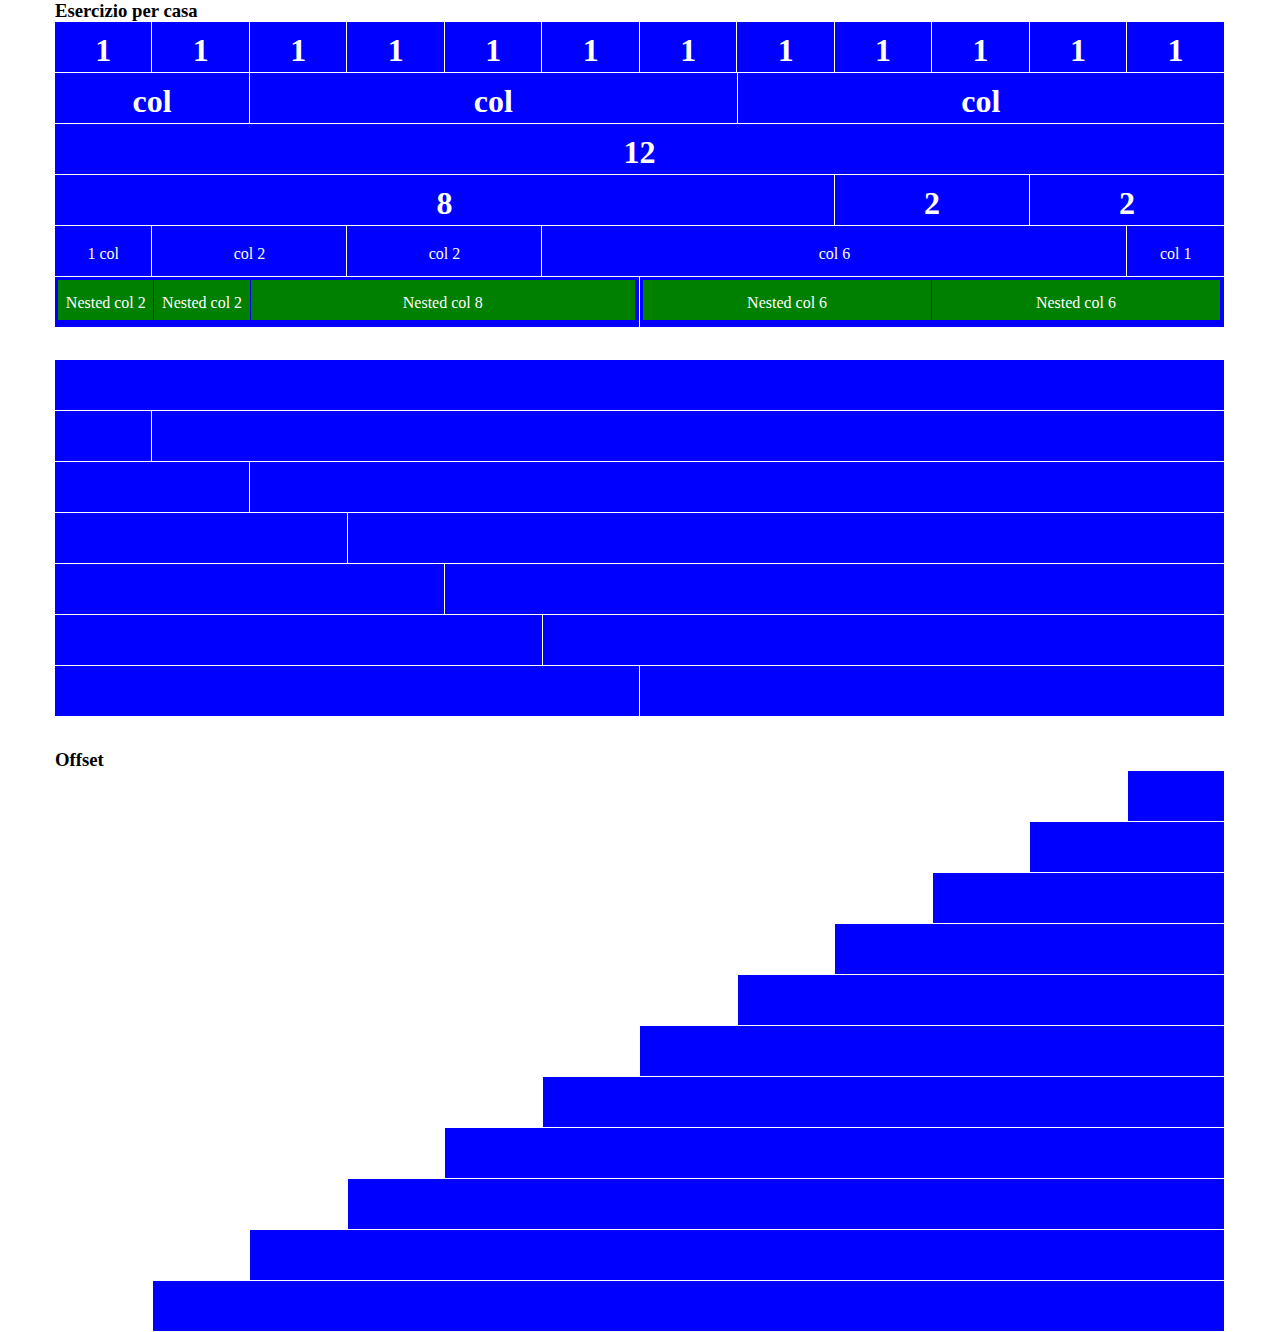
<file: 1_es-html-css/html-css-12bool/index.html>
<!DOCTYPE html>
<html lang="it">

<head>
    <meta charset="UTF-8">
    <meta http-equiv="X-UA-Compatible" content="IE=edge">
    <meta name="viewport" content="width=device-width, initial-scale=1.0">

    <link rel="stylesheet" href="css/custom-framework.css">
    <link rel="stylesheet" href="css/style.css">

    <title>Framework</title>
</head>

<body>
    <div class="container">
        <h3>Esercizio per casa</h3>
        <div class="row">
            <div class="col-1">
                <h1>1</h1>
            </div>
            <div class="col-1">
                <h1>1</h1>
            </div>
            <div class="col-1">
                <h1>1</h1>
            </div>
            <div class="col-1">
                <h1>1</h1>
            </div>
            <div class="col-1">
                <h1>1</h1>
            </div>
            <div class="col-1">
                <h1>1</h1>
            </div>
            <div class="col-1">
                <h1>1</h1>
            </div>
            <div class="col-1">
                <h1>1</h1>
            </div>
            <div class="col-1">
                <h1>1</h1>
            </div>
            <div class="col-1">
                <h1>1</h1>
            </div>
            <div class="col-1">
                <h1>1</h1>
            </div>
            <div class="col-1">
                <h1>1</h1>
            </div>
        </div>

        <div class="row">
            <div class="col-2">
                <h1>col</h1>
            </div>
            <div class="col">
                <h1>col</h1>
            </div>
            <div class="col">
                <h1>col</h1>
            </div>
        </div>

        <div class="row">
            <div class="col-12">
                <h1>12</h1>
            </div>
        </div>

        <div class="row">
            <div class="col-8">
                <h1>8</h1>
            </div>
            <div class="col-2">
                <h1>2</h1>
            </div>
            <div class="col-2">
                <h1>2</h1>
            </div>
        </div>

        <div class="row">
            <div class="col-1">1 col</div>
            <div class="col-2">col 2</div>
            <div class="col-2">col 2</div>
            <div class="col-6">col 6</div>
            <div class="col-1">col 1</div>
        </div>

        <div class="row">
            <div class="col-6">
                <div class="row">
                    <div class="col-2">Nested col 2</div>
                    <div class="col-2">Nested col 2</div>
                    <div class="col-8">Nested col 8</div>
                </div>
            </div>
            <div class="col-6">
                <div class="row">
                    <div class="col-6">Nested col 6</div>
                    <div class="col-6">Nested col 6</div>
                </div>
            </div>
        </div>

        <hr>

        <div class="row">
            <div class="col-12"></div>
        </div>

        <div class="row">
            <div class="col-1"></div>
            <div class="col-11"></div>
        </div>

        <div class="row">
            <div class="col-2"></div>
            <div class="col-10"></div>
        </div>
        <div class="row">
            <div class="col-3"></div>
            <div class="col-9"></div>
        </div>
        <div class="row">
            <div class="col-4"></div>
            <div class="col-8"></div>
        </div>
        <div class="row">
            <div class="col-5"></div>
            <div class="col-7"></div>
        </div>
        <div class="row">
            <div class="col-6"></div>
            <div class="col-6"></div>
        </div>

        <hr>

        <h3>Offset</h3>
        <div class="row">
            <div class="offset-11 col-1"></div>
        </div>
        <div class="row">
            <div class="offset-10 col-2"></div>
        </div>
        <div class="row">
            <div class="offset-9 col-3"></div>
        </div>
        <div class="row">
            <div class="offset-8 col-4"></div>
        </div>
        <div class="row">
            <div class="offset-7 col-5"></div>
        </div>
        <div class="row">
            <div class="offset-6 col-6"></div>
        </div>
        <div class="row">
            <div class="offset-5 col-7"></div>
        </div>
        <div class="row">
            <div class="offset-4 col-8"></div>
        </div>
        <div class="row">
            <div class="offset-3 col-9"></div>
        </div>
        <div class="row">
            <div class="offset-2 col-10"></div>
        </div>
        <div class="row">
            <div class="offset-1 col-11"></div>
        </div>
    </div>
</body>

</html>
</file>
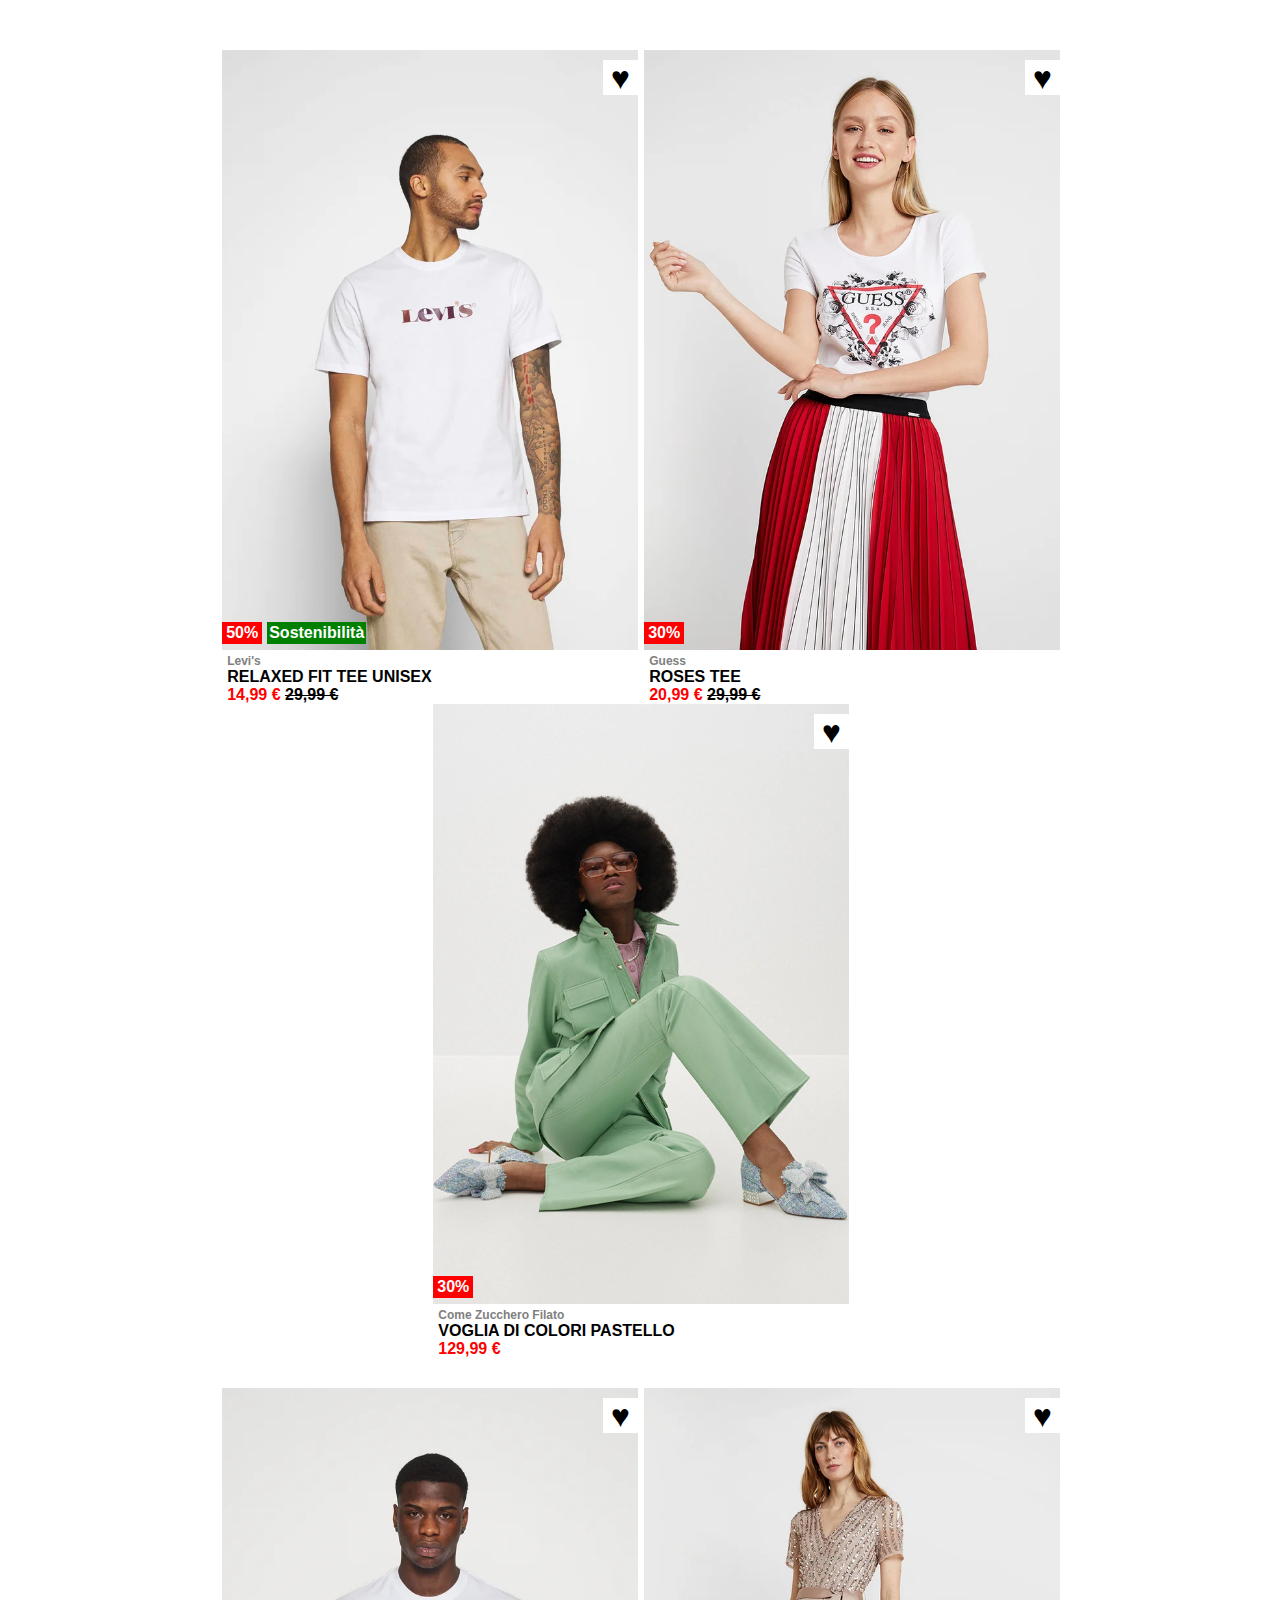
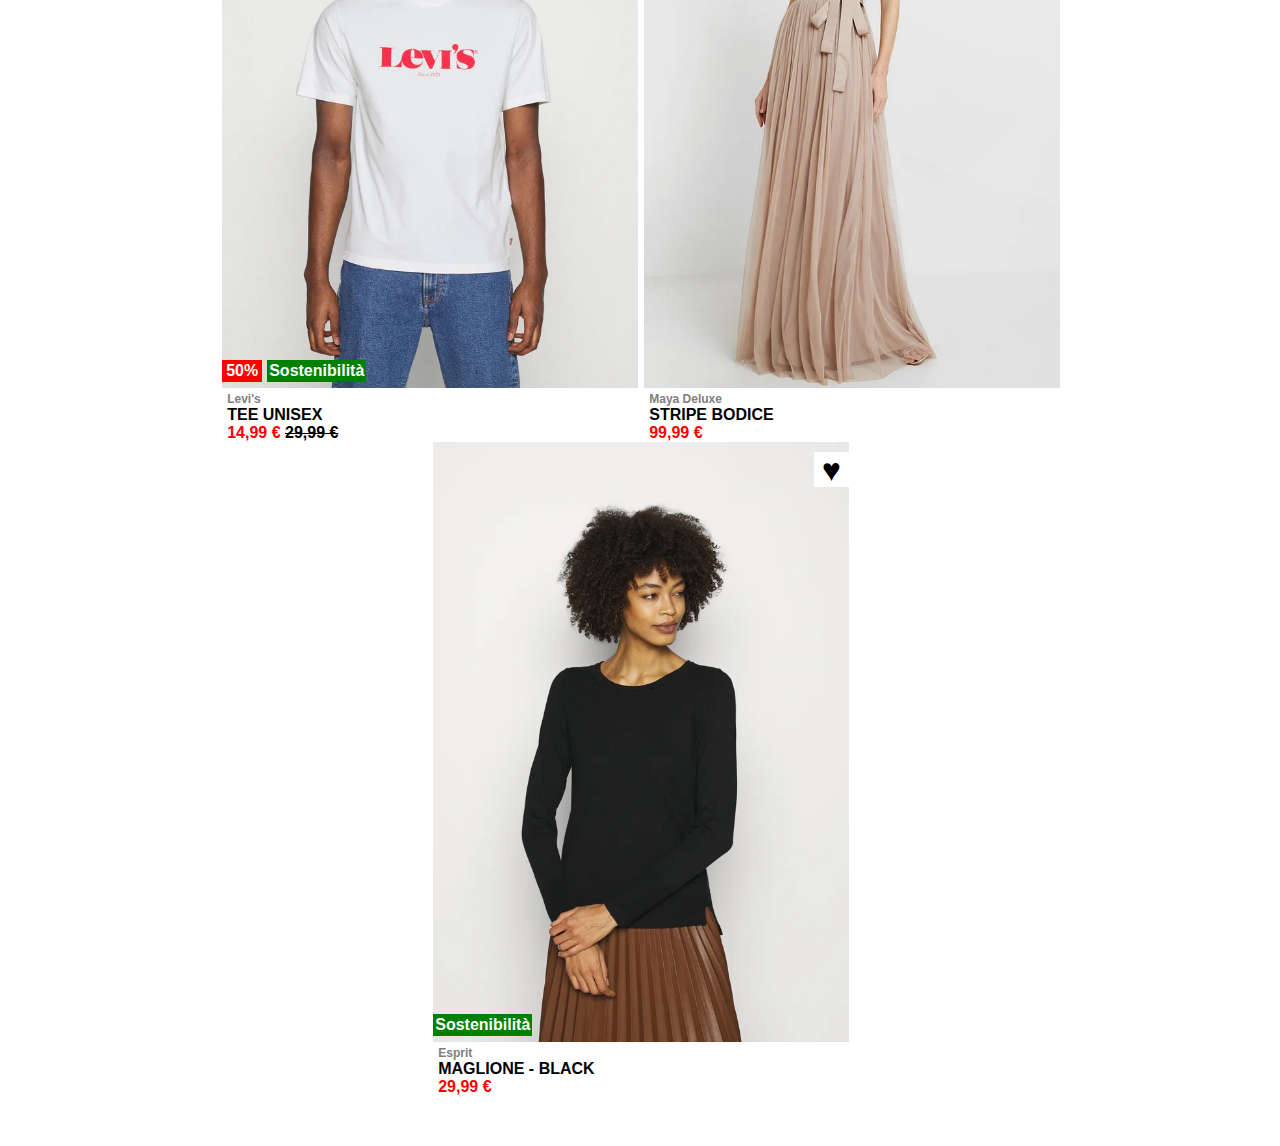
<file: 1_es-html-css/html-css-boolando/index.html>
<!DOCTYPE html>
<html lang="it">

<head>
    <meta charset="UTF-8">
    <meta http-equiv="X-UA-Compatible" content="IE=edge">
    <meta name="viewport" content="width=device-width, initial-scale=1.0">
    <title>Shop</title>

    <link rel="stylesheet" href="css/style.css">
</head>

<body>
    <main>
        <div class="container">
            <div class="row">
                <div class="card">
                    <span class="heart">&hearts;</span>
                    <img src="img/1.webp" alt="">
                    <img src="img/1b.webp" alt="">
                    <span class="tag discount">50%</span>
                    <span class="tag sustenibility">Sostenibilità</span>
                    <div class="info">
                        <div class="brand">Levi's</div>
                        <div class="name">relaxed fit tee unisex</div>
                        <div class="prices">
                            <span class="current-price">14,99 &euro;</span>
                            <span class="old-price">29,99 &euro;</span>
                        </div>
                    </div>
                </div>
                <div class="card">
                    <span class="heart">&hearts;</span>
                    <img src="img/2.webp" alt="">
                    <img src="img/2b.webp" alt="">
                    <span class="tag discount">30%</span>
                    <div class="info">
                        <div class="brand">Guess</div>
                        <div class="name">roses tee</div>
                        <div class="prices">
                            <span class="current-price">20,99 &euro;</span>
                            <span class="old-price">29,99 &euro;</span>
                        </div>
                    </div>
                </div>
                <div class="card">
                    <span class="heart">&hearts;</span>
                    <img src="img/3.webp" alt="">
                    <img src="img/3b.webp" alt="">
                    <span class="tag discount">30%</span>
                    <div class="info">
                        <div class="brand">Come Zucchero Filato</div>
                        <div class="name">voglia di colori pastello</div>
                        <div class="prices">
                            <span class="current-price">129,99 &euro;</span>
                        </div>
                    </div>
                </div>
            </div>
            <div class="row">
                <div class="card">
                    <span class="heart">&hearts;</span>
                    <img src="img/4.webp" alt="">
                    <img src="img/4b.webp" alt="">
                    <span class="tag discount">50%</span>
                    <span class="tag sustenibility">Sostenibilità</span>
                    <div class="info">
                        <div class="brand">Levi's</div>
                        <div class="name">tee unisex</div>
                        <div class="prices">
                            <span class="current-price">14,99 &euro;</span>
                            <span class="old-price">29,99 &euro;</span>
                        </div>
                    </div>
                </div>
                <div class="card">
                    <span class="heart">&hearts;</span>
                    <img src="img/5.webp" alt="">
                    <img src="img/5b.webp" alt="">
                    <div class="info">
                        <div class="brand">Maya Deluxe</div>
                        <div class="name">stripe bodice</div>
                        <div class="prices">
                            <span class="current-price">99,99 &euro;</span>
                        </div>
                    </div>
                </div>
                <div class="card">
                    <span class="heart">&hearts;</span>
                    <img src="img/6.webp" alt="">
                    <img src="img/6b.webp" alt="">
                    <span class="tag sustenibility no-spacing">Sostenibilità</span>
                    <div class="info">
                        <div class="brand">Esprit</div>
                        <div class="name">maglione - black</div>
                        <div class="prices">
                            <span class="current-price">29,99 &euro;</span>
                        </div>
                    </div>
                </div>
            </div>
        </div>
    </main>

</body>

</html>
</file>
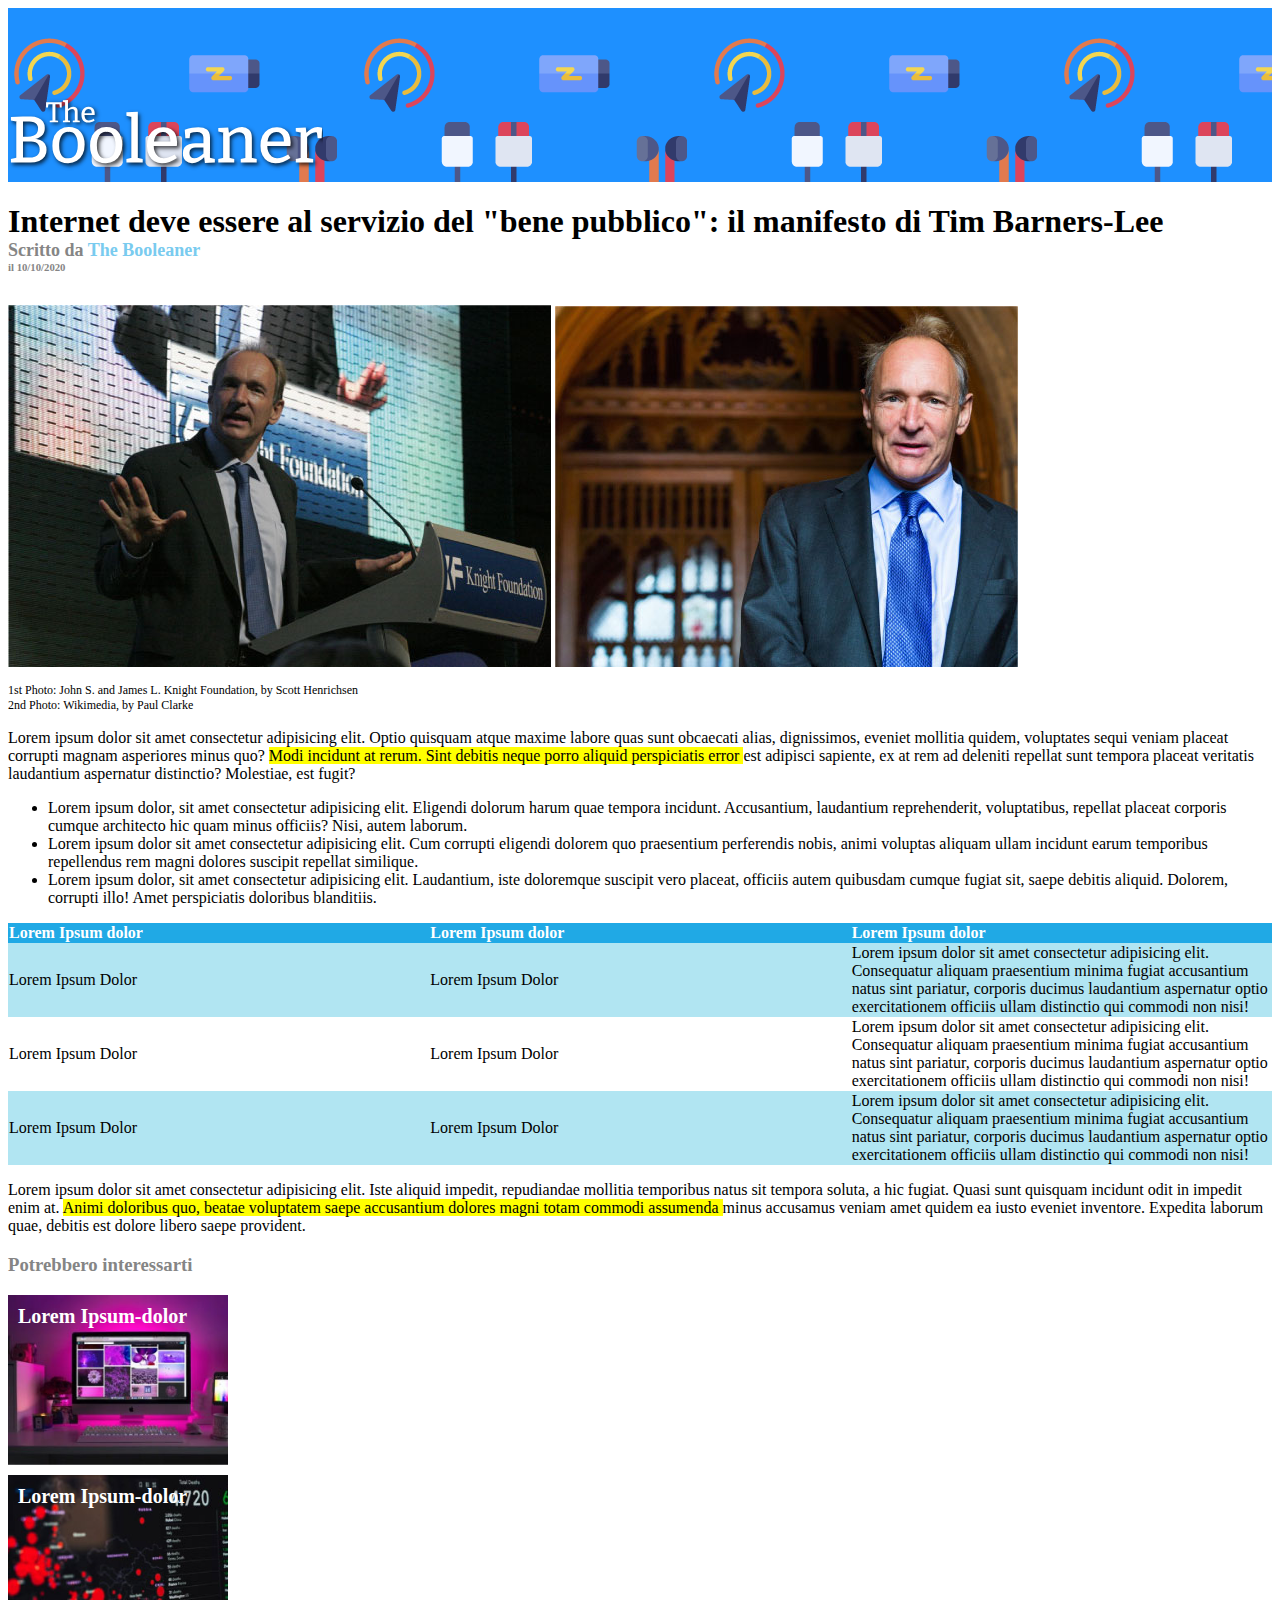
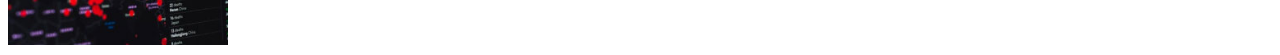
<file: 1_es-html-css/html-css-booleaner/index.html>
<!DOCTYPE html>
<html lang="it">

<head>
    <meta charset="UTF-8">
    <meta http-equiv="X-UA-Compatible" content="IE=edge">
    <meta name="viewport" content="width=device-width, initial-scale=1.0">
    <title>The Booleaner</title>

    <link rel="stylesheet" href="css/style.css">
</head>

<body>
    <header>
        <img id="logo" src="img/logo.svg" alt="header-logo">
    </header>
    <main>
        <section id="article-title">
            <h1 id="title">Internet deve essere al servizio del "bene pubblico": il manifesto di Tim Barners-Lee</h1>
            <h4 class="gray-text no-margin-x" id="author"> Scritto da <span class="link">The Booleaner</span></h4>
            <h6 class="gray-text no-margin-x">il 10/10/2020</h6>
        </section>

        <section id="photos">
            <img src="img/tim-1.jpg" alt="Tim1">
            <img src="img/tim-2.jpg" alt="Tim2">

            <p id="sources">
                1st Photo: John S. and James L. Knight Foundation, by Scott Henrichsen <br>
                2nd Photo: Wikimedia, by Paul Clarke
            </p>
        </section>

        <section>
            <p>Lorem ipsum dolor sit amet consectetur adipisicing elit. Optio quisquam atque maxime labore quas sunt
                obcaecati alias, dignissimos, eveniet mollitia quidem, voluptates sequi veniam placeat corrupti magnam
                asperiores minus quo?
                <span class="highlighted"> Modi incidunt at rerum. Sint debitis neque porro aliquid perspiciatis error
                </span> est adipisci
                sapiente, ex at
                rem ad deleniti repellat sunt tempora placeat veritatis laudantium aspernatur distinctio? Molestiae, est
                fugit?
            </p>

            <ul>
                <li> Lorem ipsum dolor, sit amet consectetur adipisicing elit. Eligendi dolorum harum quae tempora
                    incidunt. Accusantium, laudantium reprehenderit, voluptatibus, repellat placeat corporis cumque
                    architecto hic quam minus officiis? Nisi, autem laborum. </li>
                <li> Lorem ipsum dolor sit amet consectetur adipisicing elit. Cum corrupti eligendi dolorem quo
                    praesentium perferendis nobis, animi voluptas aliquam ullam incidunt earum temporibus repellendus
                    rem magni dolores suscipit repellat similique. </li>
                <li> Lorem ipsum dolor, sit amet consectetur adipisicing elit. Laudantium, iste doloremque suscipit vero
                    placeat, officiis autem quibusdam cumque fugiat sit, saepe debitis aliquid. Dolorem, corrupti illo!
                    Amet perspiciatis doloribus blanditiis. </li>
            </ul>

            <table>
                <thead>
                    <tr>
                        <th>Lorem Ipsum dolor</th>
                        <th>Lorem Ipsum dolor</th>
                        <th>Lorem Ipsum dolor</th>
                    </tr>
                </thead>
                <tbody>
                    <tr class="table-bg-cyan">
                        <td>Lorem Ipsum Dolor</td>
                        <td>Lorem Ipsum Dolor</td>
                        <td>Lorem ipsum dolor sit amet consectetur adipisicing elit. Consequatur aliquam praesentium
                            minima fugiat accusantium natus sint pariatur, corporis ducimus laudantium aspernatur optio
                            exercitationem officiis ullam distinctio qui commodi non nisi!</td>
                    </tr>
                    <tr>
                        <td>Lorem Ipsum Dolor</td>
                        <td>Lorem Ipsum Dolor</td>
                        <td>Lorem ipsum dolor sit amet consectetur adipisicing elit. Consequatur aliquam praesentium
                            minima fugiat accusantium natus sint pariatur, corporis ducimus laudantium aspernatur optio
                            exercitationem officiis ullam distinctio qui commodi non nisi!</td>
                    </tr>
                    <tr class="table-bg-cyan">
                        <td>Lorem Ipsum Dolor</td>
                        <td>Lorem Ipsum Dolor</td>
                        <td>Lorem ipsum dolor sit amet consectetur adipisicing elit. Consequatur aliquam praesentium
                            minima fugiat accusantium natus sint pariatur, corporis ducimus laudantium aspernatur optio
                            exercitationem officiis ullam distinctio qui commodi non nisi!</td>
                    </tr>
                </tbody>
            </table>

            <p> Lorem ipsum dolor sit amet consectetur adipisicing elit. Iste aliquid impedit, repudiandae mollitia
                temporibus natus sit tempora soluta, a hic fugiat. Quasi sunt quisquam incidunt odit in impedit enim at.
                <span class="highlighted"> Animi doloribus quo, beatae voluptatem saepe accusantium dolores magni totam
                    commodi assumenda </span> minus accusamus veniam amet quidem ea iusto eveniet inventore. Expedita
                laborum quae, debitis est dolore libero saepe provident.
            </p>

        </section>
    </main>
    <footer>
        <h3 class="gray-text">Potrebbero interessarti</h3>

        <div class="img-container" id="img-1">
            Lorem Ipsum-dolor
        </div>
        <div class="img-container" id="img-2">
            Lorem Ipsum-dolor
        </div>

    </footer>
</body>

</html>
</file>
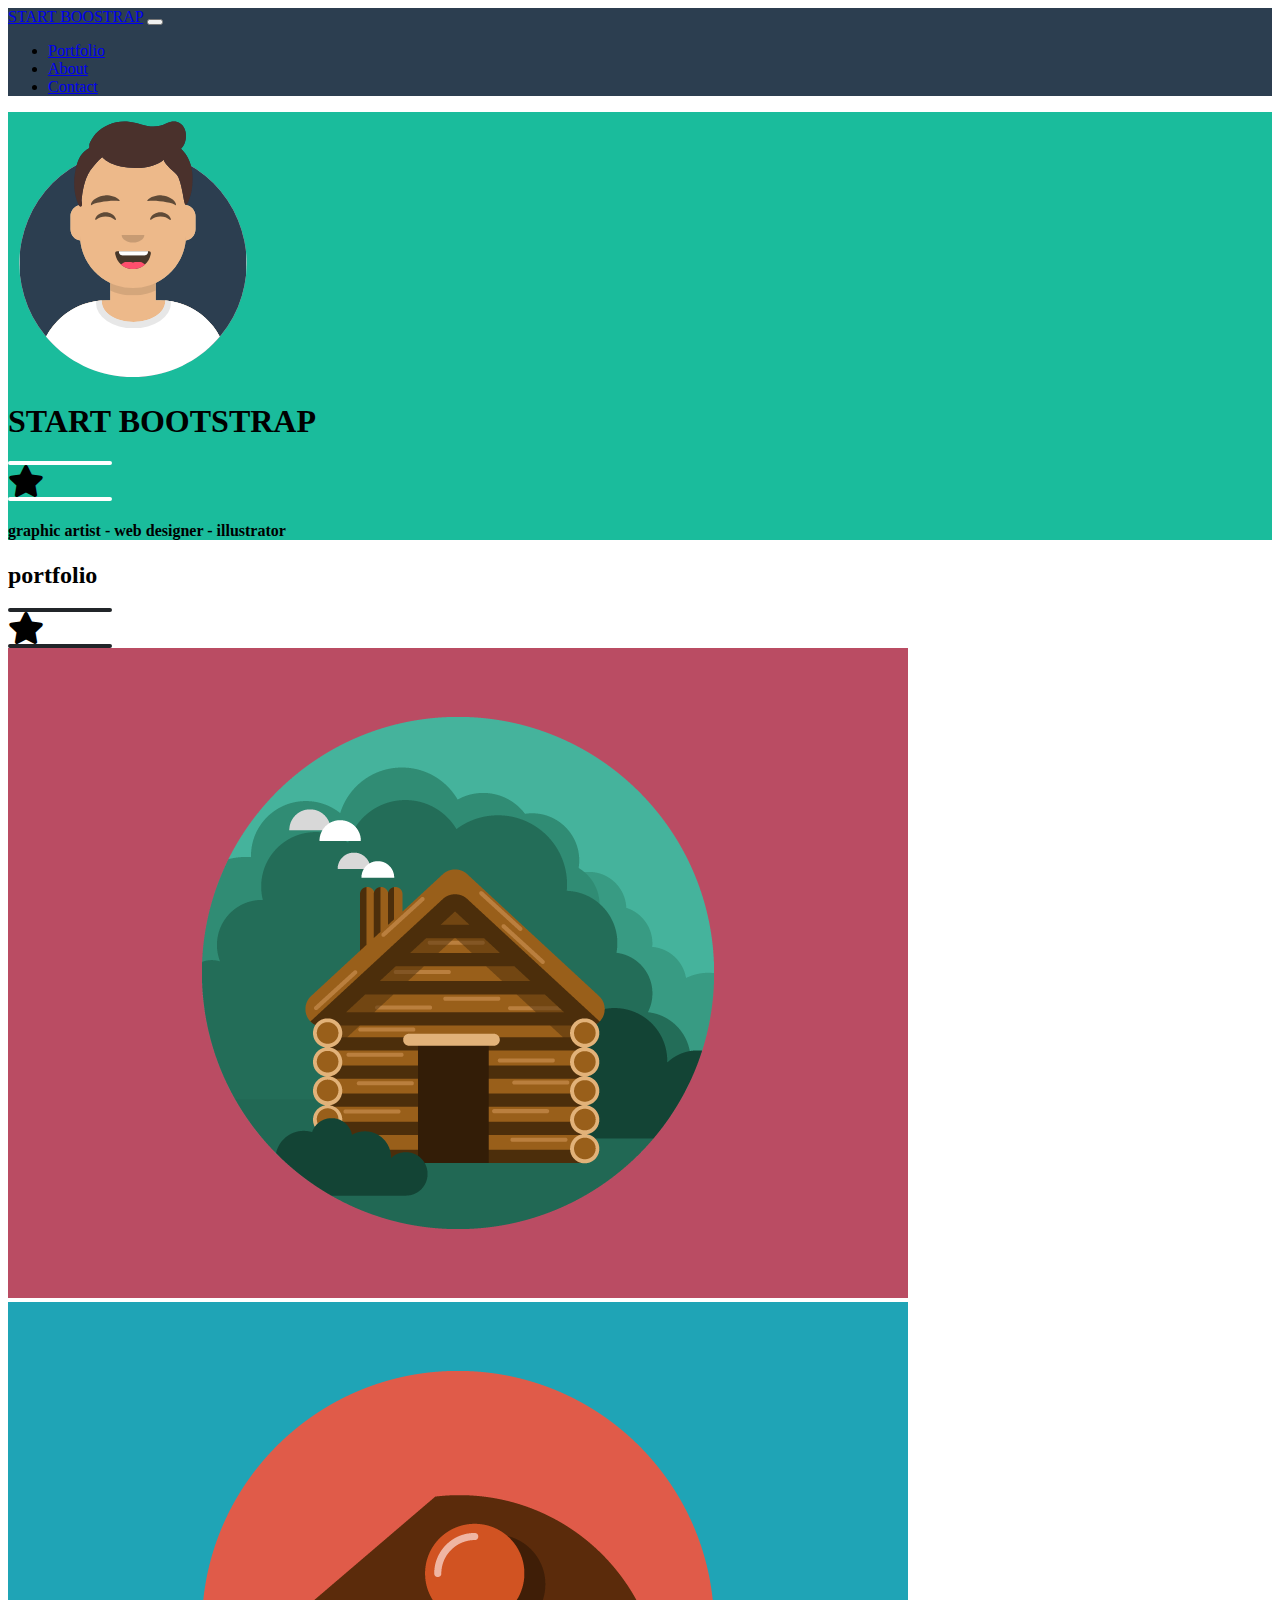
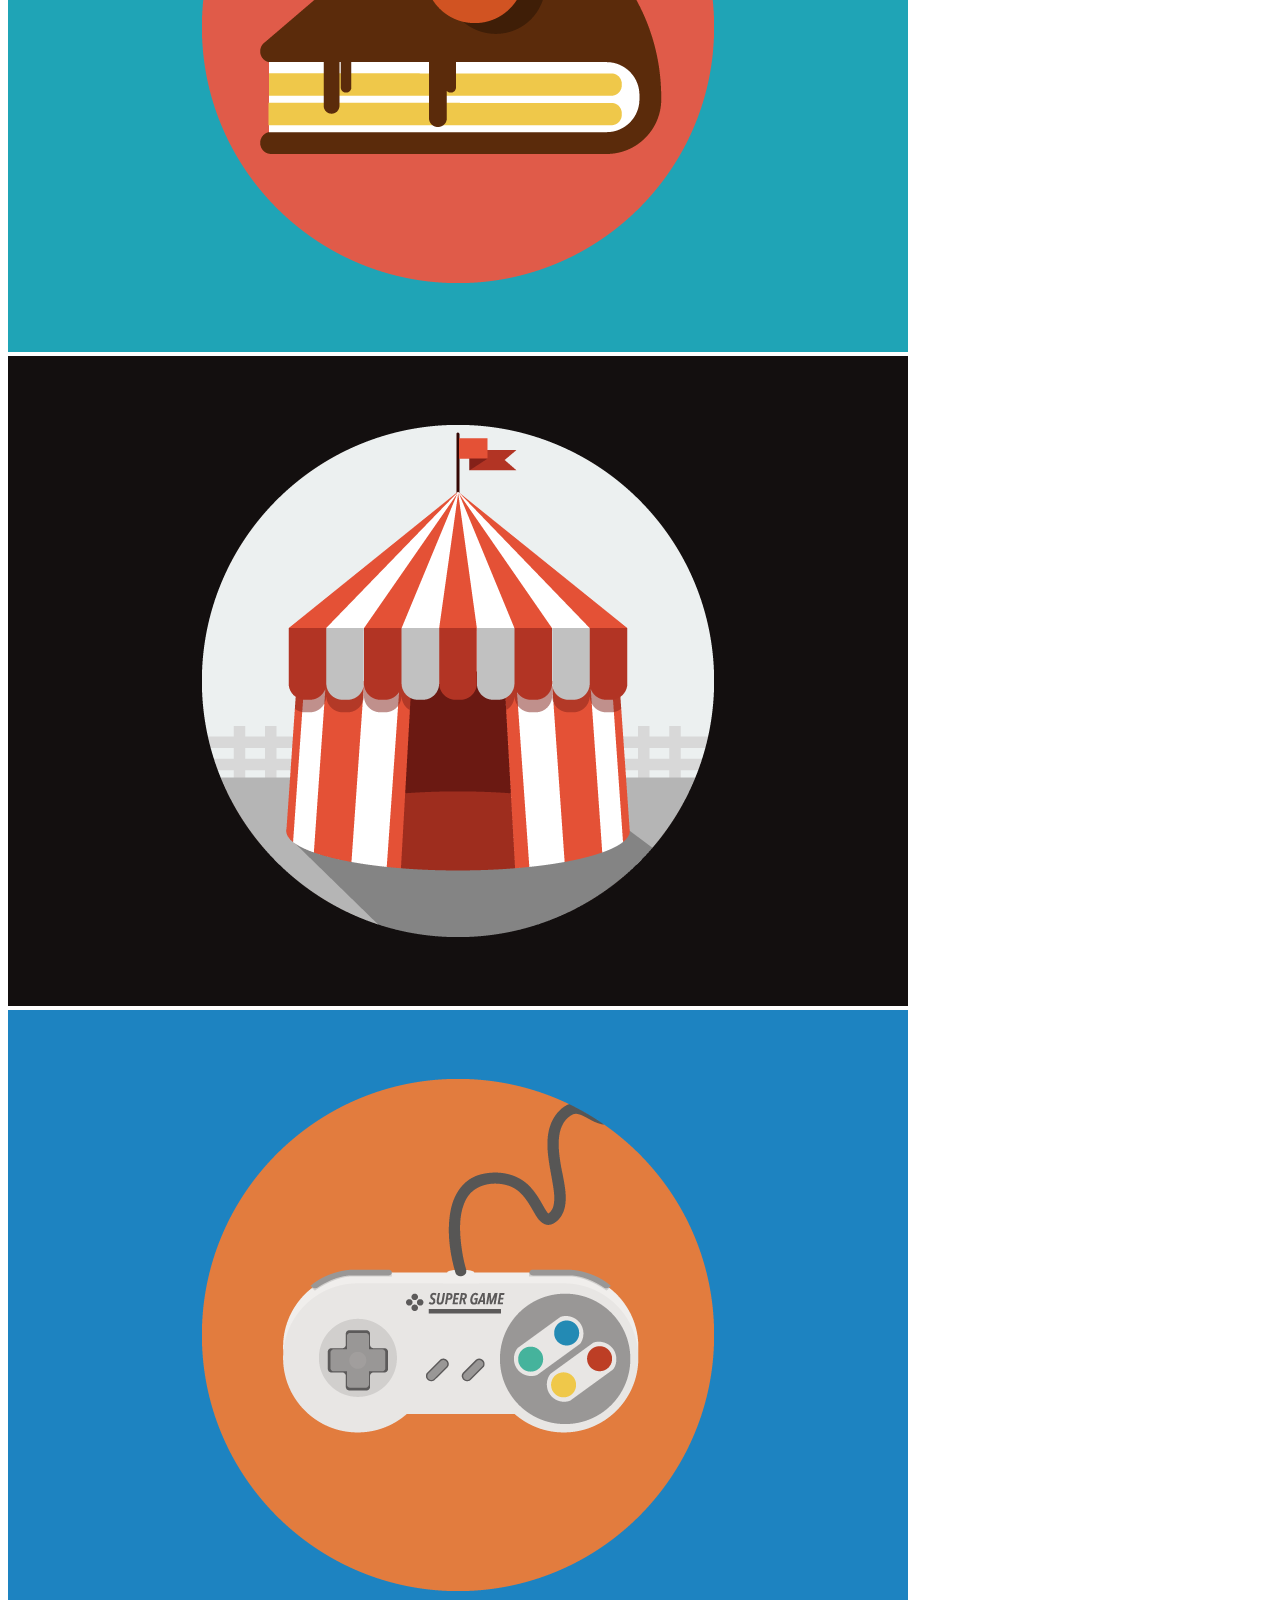
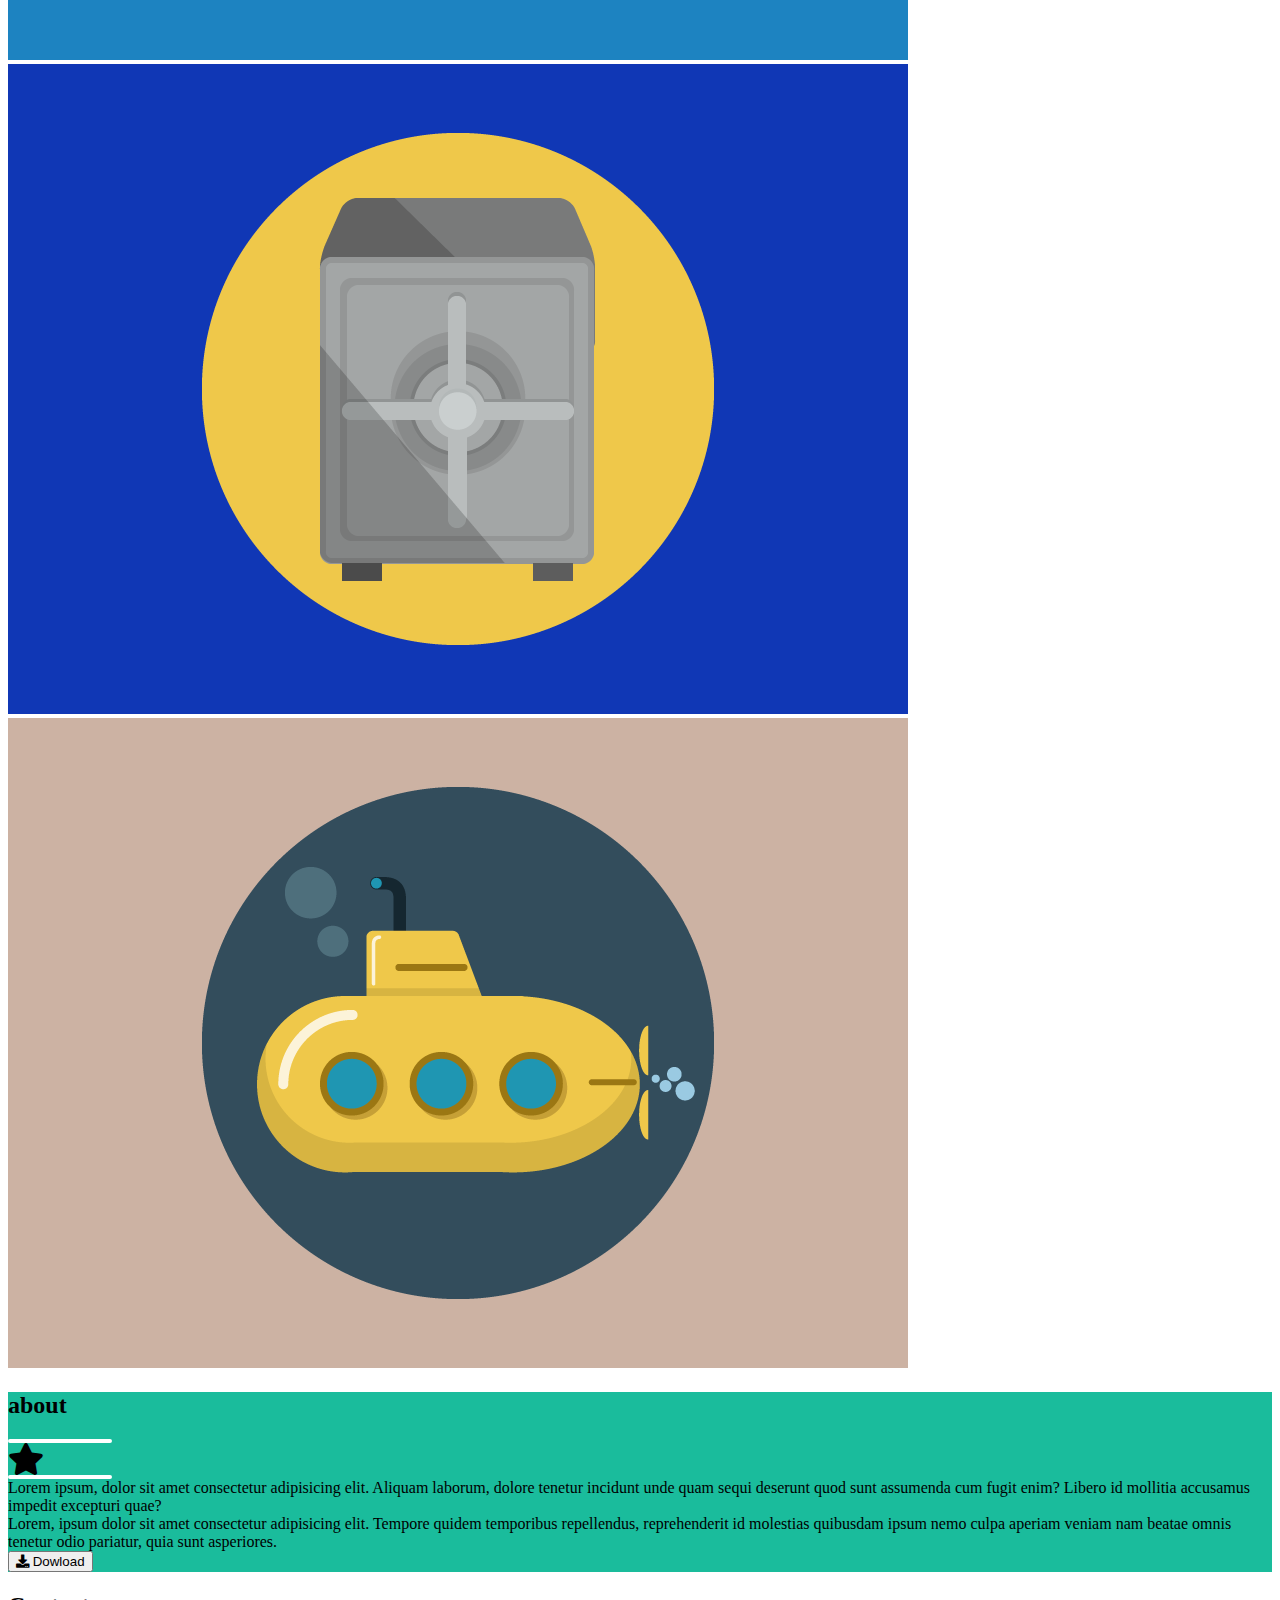
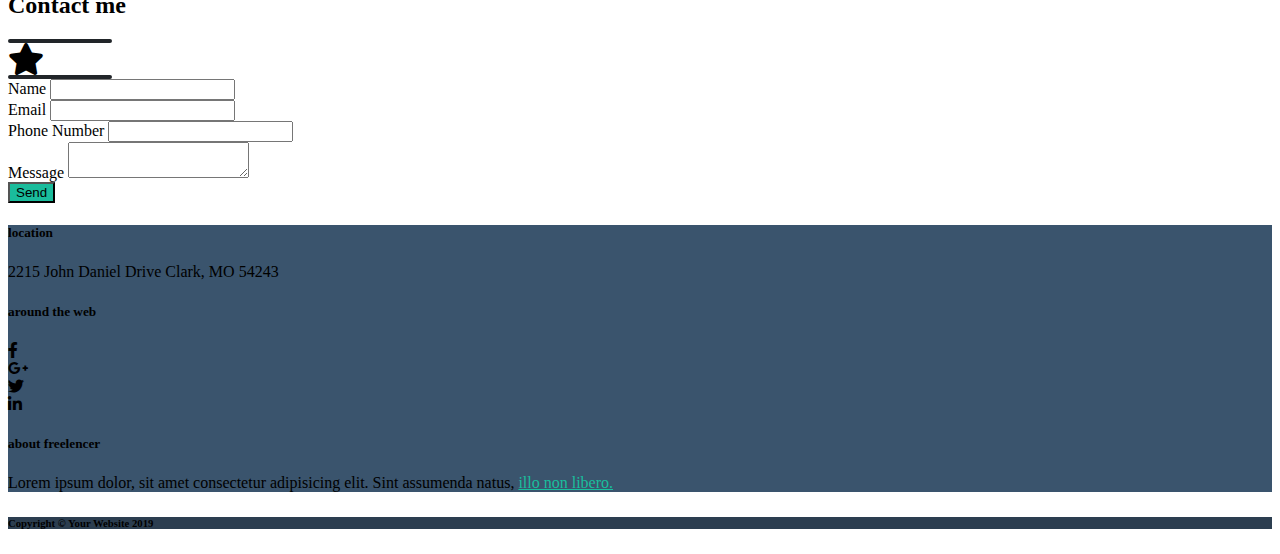
<file: 1_es-html-css/html-css-bootstrap-freelancer/index.html>
<!DOCTYPE html>
<html lang="it">

<head>
    <meta charset="UTF-8">
    <meta http-equiv="X-UA-Compatible" content="IE=edge">
    <meta name="viewport" content="width=device-width, initial-scale=1.0">

    <link href="https://cdn.jsdelivr.net/npm/bootstrap@5.1.3/dist/css/bootstrap.min.css" rel="stylesheet"
        integrity="sha384-1BmE4kWBq78iYhFldvKuhfTAU6auU8tT94WrHftjDbrCEXSU1oBoqyl2QvZ6jIW3" crossorigin="anonymous">

    <link crossorigin="anonymous" rel="stylesheet"
        href="https://cdnjs.cloudflare.com/ajax/libs/font-awesome/5.15.4/css/all.min.css">

    <link rel="stylesheet" href="css/style.css">
    <title>Bootstrap</title>
</head>

<body>
    <!-- Header Navbar -->
    <nav class="navbar navbar-expand-md navbar-dark navbar-blue">
        <div class="container-md">
            <a class="navbar-brand fw-bold" href="#">START BOOSTRAP</a>
            <button class="navbar-toggler" type="button" data-bs-toggle="collapse"
                data-bs-target="#navbarSupportedContent" aria-controls="navbarSupportedContent" aria-expanded="false"
                aria-label="Toggle navigation">
                <span class="navbar-toggler-icon"></span>
            </button>
            <div class="collapse navbar-collapse" id="navbarSupportedContent">
                <ul class="navbar-nav ms-auto mb-2 mb-lg-0">
                    <li class="nav-item">
                        <a class="nav-link fw-bold text-white text-uppercase" aria-current="page" href="#">Portfolio</a>
                    </li>
                    <li class="nav-item">
                        <a class="nav-link fw-bold text-white text-uppercase" href="#">About</a>
                    </li>
                    <li class="nav-item">
                        <a class="nav-link fw-bold text-white text-uppercase" href="#">Contact</a>
                    </li>
                </ul>

            </div>
        </div>
    </nav>

    <!-- Jumbotron -->
    <section class="jumbo-green">
        <div class="container pt-5">
            <div class="row">
                <div class="col-12 text-center mb-5">
                    <img class="img-fluid img-profile mb-3" src="img/avatar.svg" alt="">
                    <h1 class="text-uppercase text-white fw-bold mb-4">START BOOTSTRAP</h1>
                    <div class="d-flex justify-content-center align-items-center mb-3">
                        <div class="line me-2"></div>
                        <i class="fas fa-star fa-2x text-white"></i>
                        <div class="line ms-2"></div>
                    </div>
                    <h4 class="fw-bold text-uppercase text-white">graphic artist - web designer - illustrator</h4>
                </div>
            </div>
        </div>
    </section>

    <!-- Portfolio -->
    <section class="container-md">
        <div class="row g-3 py-5">
            <div class="col-12 text-center">
                <h2 class="text-uppercase fw-bold text-blue mb-4">portfolio</h2>
                <div class="d-flex justify-content-center align-items-center mb-3">
                    <div class="line line-blue me-2"></div>
                    <i class="fas fa-star fa-2x text-blue"></i>
                    <div class="line line-blue ms-2"></div>
                </div>
            </div>
            <div class="col-12 col-md-6 col-lg-4">
                <img src="img/cabin.png" alt="" class="img-fluid rounded-3">
            </div>
            <div class="col-12 col-md-6 col-lg-4">
                <img src="img/cake.png" alt="" class="img-fluid rounded-3">
            </div>
            <div class="col-12 col-md-6 col-lg-4">
                <img src="img/circus.png" alt="" class="img-fluid rounded-3">
            </div>
            <div class="col-12 col-md-6 col-lg-4">
                <img src="img/game.png" alt="" class="img-fluid rounded-3">
            </div>
            <div class="col-12 col-md-6 col-lg-4">
                <img src="img/safe.png" alt="" class="img-fluid rounded-3">
            </div>
            <div class="col-12 col-md-6 col-lg-4">
                <img src="img/submarine.png" alt="" class="img-fluid rounded-3">
            </div>
        </div>
    </section>

    <!-- About -->
    <section class="jumbo-green">
        <div class="container pb-5">
            <div class="row g-2 pt-4">
                <div class="col-12 text-center">
                    <h2 class="text-white text-uppercase fw-bold mb-3">about</h2>
                    <div class="d-flex justify-content-center align-items-center mb-3">
                        <div class="line me-2"></div>
                        <i class="fas fa-star fa-2x text-white"></i>
                        <div class="line ms-2"></div>
                    </div>
                </div>
                <div class="col-12 col-md-6 text-white"> Lorem ipsum, dolor sit amet consectetur adipisicing elit.
                    Aliquam laborum,
                    dolore tenetur incidunt unde quam sequi deserunt quod sunt assumenda cum fugit enim? Libero id
                    mollitia accusamus impedit excepturi quae?</div>
                <div class="col-12 col-md-6 text-white">Lorem, ipsum dolor sit amet consectetur adipisicing elit.
                    Tempore quidem
                    temporibus repellendus, reprehenderit id molestias quibusdam ipsum nemo culpa aperiam veniam nam
                    beatae omnis tenetur odio pariatur, quia sunt asperiores.</div>
                <div class="col-12 text-center pt-3">
                    <button class="btn btn-outline-light">
                        <i class="fas fa-download"></i>
                        Dowload</button>
                </div>
            </div>
        </div>
    </section>

    <!-- Contact Me -->
    <div class="container mb-5">
        <div class="row pt-5">
            <div class="col-12 text-center">
                <h2 class="text-blue text-uppercase fw-bold mb-3">Contact me</h2>
                <div class="d-flex justify-content-center align-items-center mb-3">
                    <div class="line line-blue me-2"></div>
                    <i class="fas fa-star fa-2x text-blue"></i>
                    <div class="line line-blue ms-2"></div>
                </div>
            </div>
            <div class="col-12">
                <form>
                    <div class="mb-3">
                        <label for="exampleInputName" class="form-label">Name</label>
                        <input type="email" class="form-control border-0 border-bottom" id="exampleInputName">
                    </div>
                    <div class="mb-3">
                        <label for="exampleInputEmail1" class="form-label">Email</label>
                        <input type="email" class="form-control border-0 border-bottom" id="exampleInputEmail1">
                    </div>
                    <div class="mb-3">
                        <label for="exampleInputPhone" class="form-label">Phone Number</label>
                        <input type="phone" class="form-control border-0 border-bottom" id="exampleInputPhone">
                    </div>
                    <div class="mb-3">
                        <label for="exampleInputMessage" class="form-label">Message</label>
                        <textarea class="form-control border-0 border-bottom" id="exampleInputMessage"></textarea>
                    </div>
                    <button type="submit" class="btn jumbo-green text-white fw-bold">Send</button>
                </form>
            </div>
        </div>
    </div>

    <footer>
        <div class="footer-blue pt-5 py-4">
            <div class="container">
                <div class="row">
                    <div class="col-12 col-md-4 d-flex flex-column text-center">
                        <h5 class="text-white text-uppercase">location</h5>
                        <p class="text-white">2215 John Daniel Drive Clark, MO 54243</p>
                    </div>
                    <div class="col-12 col-md-4 d-flex flex-column text-center">
                        <h5 class="text-white text-uppercase">around the web</h5>
                        <div class="d-flex justify-content-evenly text-white">
                            <div class="border rounded-circle border-white px-2 py-1">
                                <i class="fab fa-facebook-f"></i>
                            </div>
                            <div class="border rounded-circle border-white px-2 py-1">
                                <i class="fab fa-google-plus-g"></i>
                            </div>
                            <div class="border rounded-circle border-white px-2 py-1">
                                <i class="fab fa-twitter"></i>
                            </div>
                            <div class="border rounded-circle border-white px-2 py-1">
                                <i class="fab fa-linkedin-in"></i>
                            </div>
                        </div>
                    </div>
                    <div class="col-12 col-md-4">
                        <h5 class="text-white text-uppercase">about freelencer</h5>
                        <p class="text-white">Lorem ipsum dolor, sit amet consectetur adipisicing elit. Sint assumenda
                            natus, <a href="#" class="text-decoration-none text-teal">illo non libero.</a>
                        </p>
                    </div>
                </div>
            </div>
        </div>
        <div class="footer-deep-blue">
            <div class="container-fluid">
                <div class="container-fluid footer-deep-blue">
                    <div class="row">
                        <div class="col-12 text-center my-3 text-white">
                            <h6>Copyright &copy; Your Website 2019</h6>
                        </div>
                    </div>
                </div>
            </div>
        </div>
    </footer>
</body>

</html>
</file>
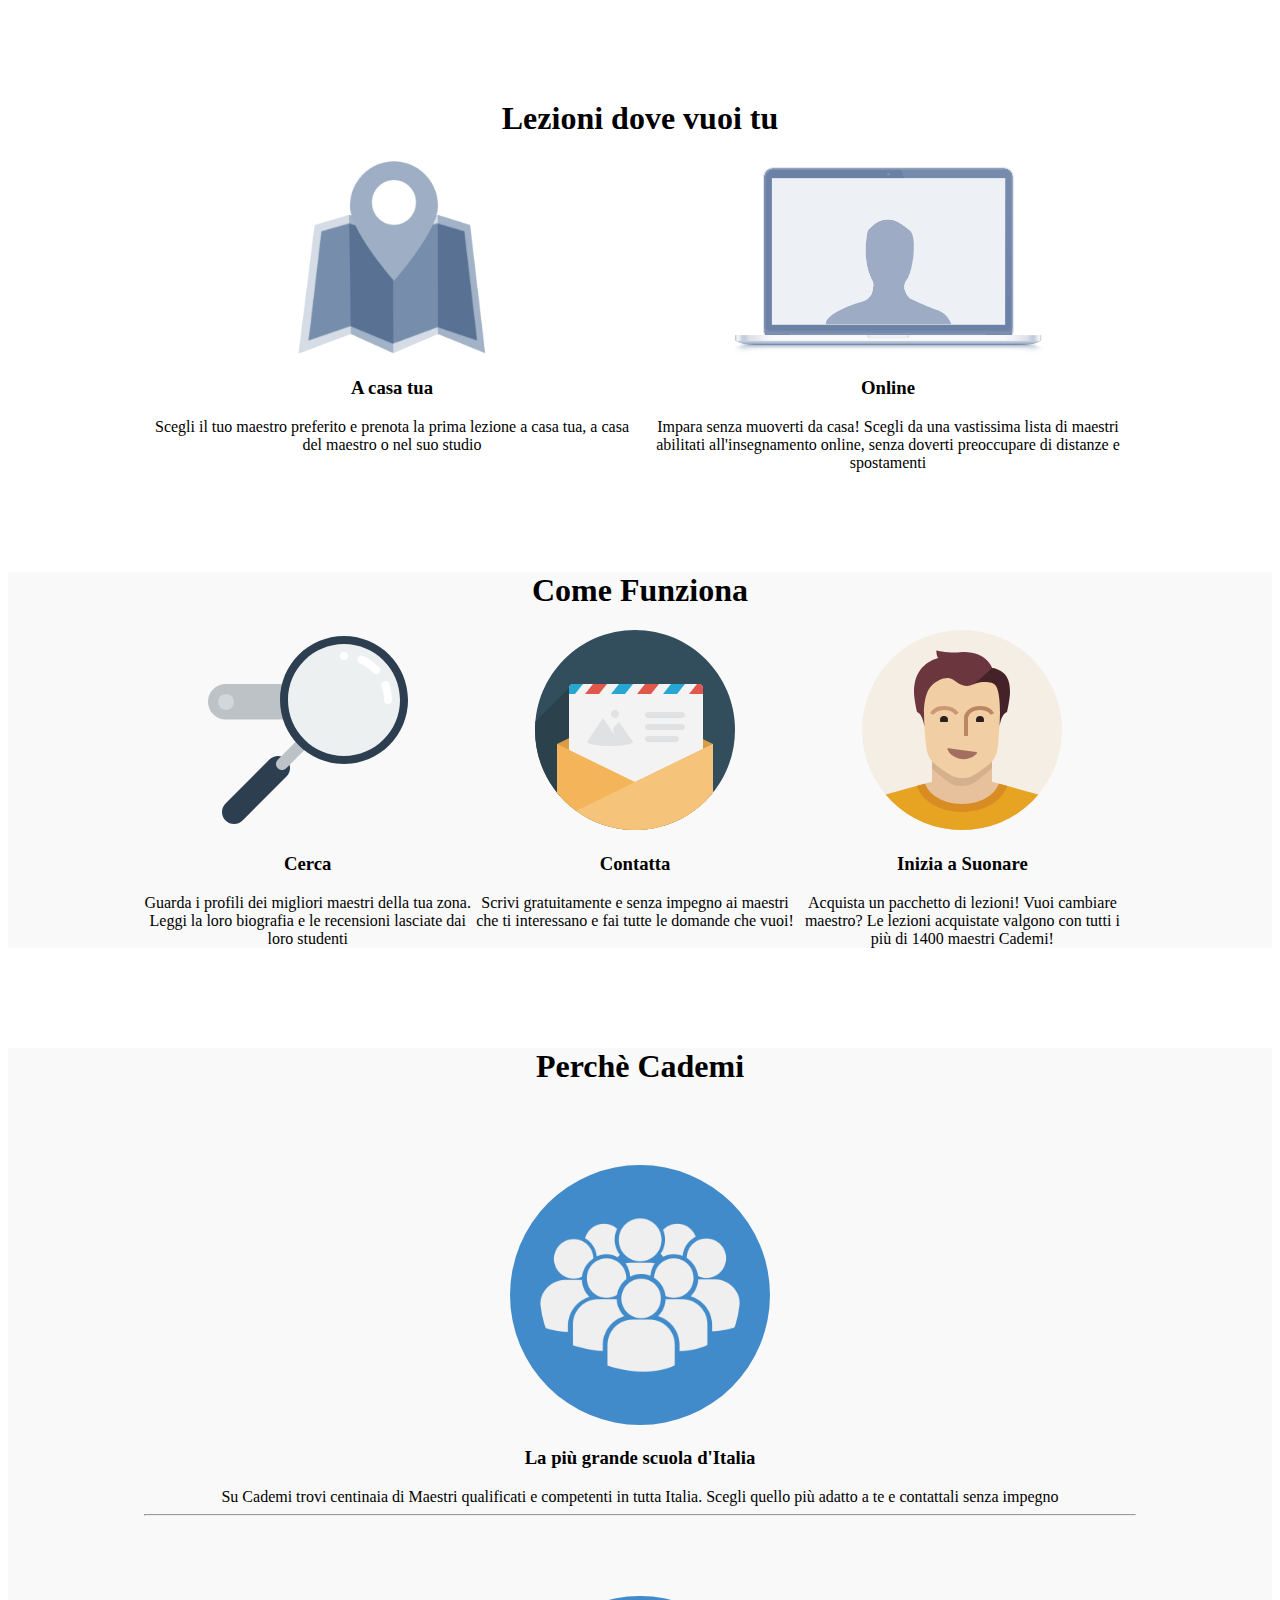
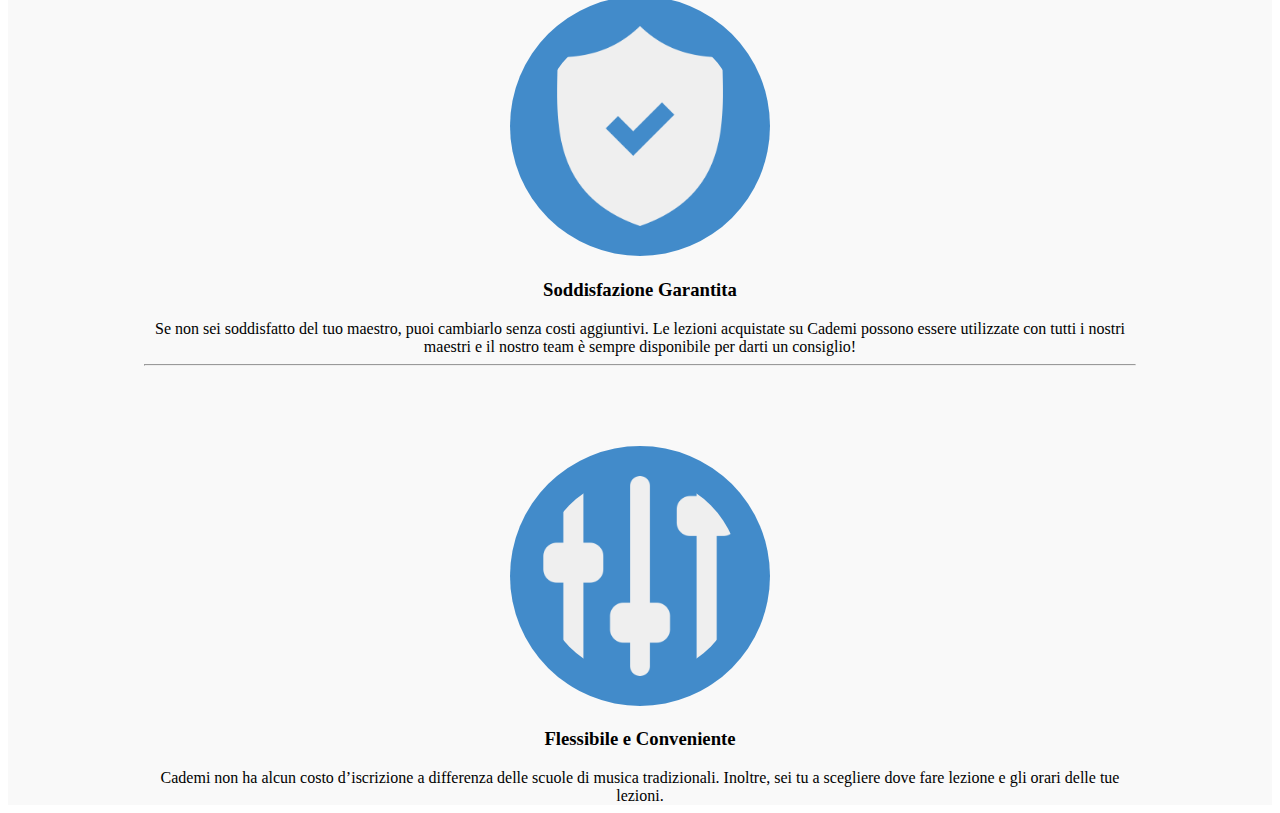
<file: 1_es-html-css/html-css-resp-wannabe/index.html>
<!DOCTYPE html>
<html lang="it">

<head>
  <meta charset="utf-8">
  <meta name="viewport" content="width=device-width, initial-scale=1.0">
  <link rel="stylesheet" href="css/style.css">
  <title>Boolean aCademy</title>
</head>

<body>
  <div id="lezioni" class="container">
    <div class="row">
      <h1>Lezioni dove vuoi tu</h1>
      <div class="left">
        <img src="img/icon/maps.png" alt="">
        <h3>A casa tua</h3>
        Scegli il tuo maestro preferito e prenota la prima lezione a casa tua, a casa del maestro o nel suo studio
      </div>
      <div class="right">
        <img src="img/icon/screen.png" alt="">
        <h3>Online</h3>
        Impara senza muoverti da casa! Scegli da una vastissima lista di maestri abilitati all'insegnamento online,
        senza doverti preoccupare di distanze e spostamenti
      </div>
    </div>
  </div>

  <div id="steps" class="container grey">
    <div class="row">
      <h1>Come Funziona</h1>
      <div class="left">
        <img src="img/search.svg" alt="">
        <h3>Cerca</h3>
        Guarda i profili dei migliori maestri della tua zona. Leggi la loro biografia e le recensioni lasciate dai loro
        studenti
      </div>
      <div class="central">
        <img src="img/letter.svg" alt="">
        <h3>Contatta</h3>
        Scrivi gratuitamente e senza impegno ai maestri che ti interessano e fai tutte le domande che vuoi!
      </div>
      <div class="right">
        <img src="img/male.svg" alt="">
        <h3>Inizia a Suonare</h3>
        Acquista un pacchetto di lezioni! Vuoi cambiare maestro? Le lezioni acquistate valgono con tutti i più di 1400
        maestri Cademi!
      </div>
    </div>
  </div>

  <div id="why" class="container grey">
    <div class="row">
      <h1>Perchè Cademi</h1>
      <div class="first">
        <img src="img/icon/profile.png" alt="">
        <h3>La più grande scuola d'Italia</h3>
        Su Cademi trovi centinaia di Maestri qualificati e competenti in tutta Italia. Scegli quello più adatto a te e
        contattali senza impegno
        <hr>
      </div>
      <div class="second">
        <img src="img/icon/secure.png" alt="">
        <h3>Soddisfazione Garantita</h3>
        Se non sei soddisfatto del tuo maestro, puoi cambiarlo senza costi aggiuntivi. Le lezioni acquistate su Cademi
        possono essere utilizzate con tutti i nostri maestri e il nostro team è sempre disponibile per darti un
        consiglio!
        <hr>
      </div>
      <div class="third">
        <img src="img/icon/flex.png" alt="">
        <h3>Flessibile e Conveniente</h3>
        Cademi non ha alcun costo d’iscrizione a differenza delle scuole di musica tradizionali. Inoltre, sei tu a
        scegliere dove fare lezione e gli orari delle tue lezioni.
      </div>
    </div>
  </div>
</body>

</html>
</file>
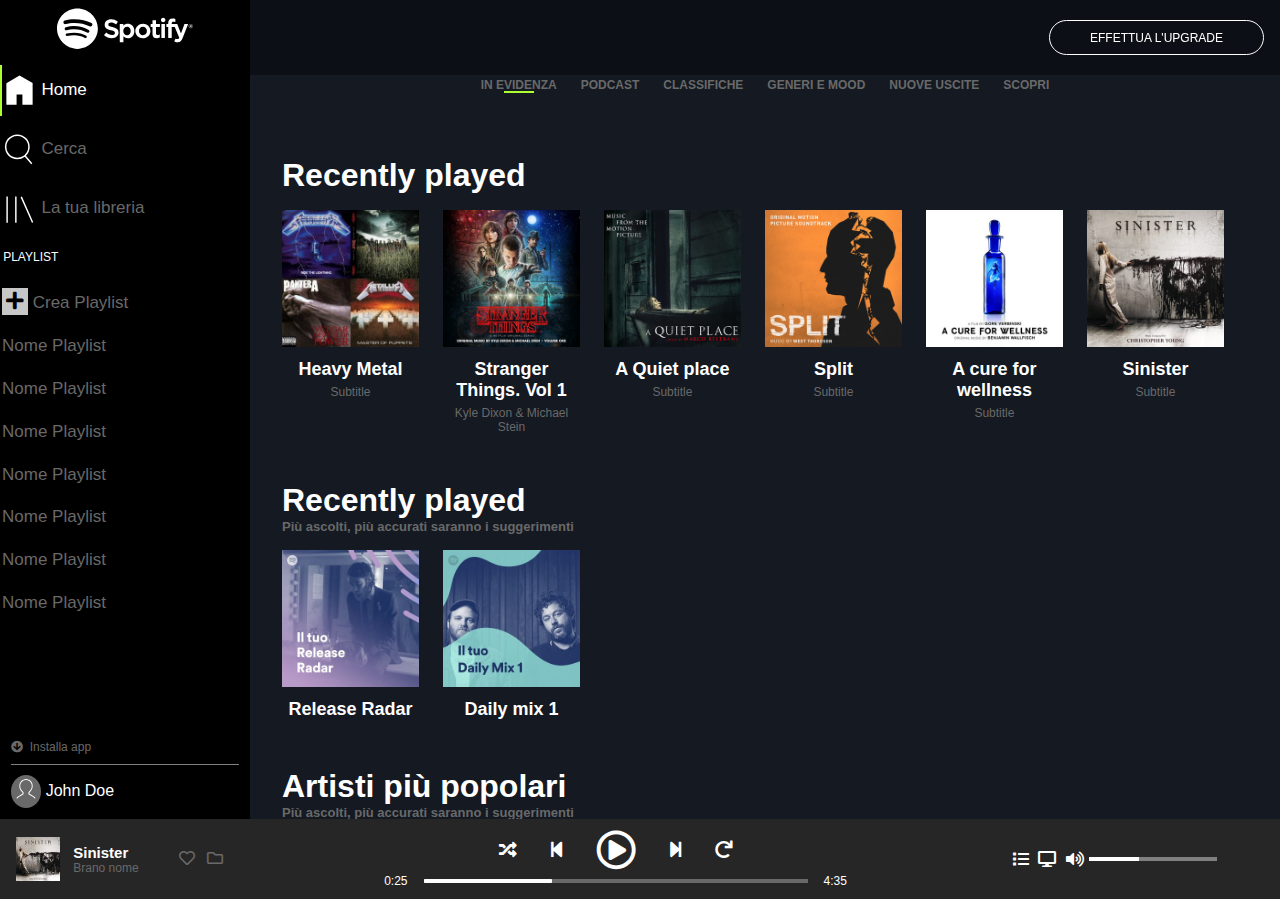
<file: 1_es-html-css/html-css-spotifyweb/index.html>
<!DOCTYPE html>
<html lang="it">

<head>
    <meta charset="UTF-8">
    <meta http-equiv="X-UA-Compatible" content="IE=edge">
    <meta name="viewport" content="width=device-width, initial-scale=1.0">
    <title>Spotify</title>

    <link rel="shortcut icon" href="img/favicon.ico" type="image/x-icon">

    <link crossorigin="anonymous" rel="stylesheet"
        href="https://cdnjs.cloudflare.com/ajax/libs/font-awesome/5.15.4/css/all.min.css">

    <link rel="stylesheet" href="css/style.css">
</head>

<body>

    <!-- Main -->
    <main class="flexbox-container bg-black">
        <!-- Sidenav -->
        <nav class="sidenav flexbox-container bg-black">
            <div class="navigation flexbox-container">
                <!-- Sections -->
                <img id="big-logo" src="img/logo.svg" alt="Spotify logo">
                <img id="small-logo" src="img/logo-small.svg" alt="Spotify logo">
                <ul>
                    <li class="active">
                        <img src="img/home.svg" alt="Home">
                        <a href="#" class="text-white">
                            Home</a>
                    </li>
                    <li>
                        <img src="img/search.svg" alt="Search">
                        <a href="#" class="text-gray">
                            Cerca
                        </a>
                    </li>
                    <li>
                        <img src="img/libreria.svg" alt="Library">
                        <a href="#" class="text-gray">
                            La tua libreria
                        </a>
                    </li>
                </ul>
                <!-- Playlist -->
                <p class="text-white">playlist</p>
                <ul class="playlist">
                    <li>
                        <a class="text-gray" href="#">
                            <i class="fas fa-plus"></i> Crea Playlist</a>
                    </li>
                    <li><a class="text-gray" href="#">Nome Playlist</a></li>
                    <li><a class="text-gray" href="#">Nome Playlist</a></li>
                    <li><a class="text-gray" href="#">Nome Playlist</a></li>
                    <li><a class="text-gray" href="#">Nome Playlist</a></li>
                    <li><a class="text-gray" href="#">Nome Playlist</a></li>
                    <li><a class="text-gray" href="#">Nome Playlist</a></li>
                    <li><a class="text-gray" href="#">Nome Playlist</a></li>
                </ul>
            </div>

            <!-- Profile option -->
            <div class="profile-option">
                <div class="install">
                    <i class="fas fa-arrow-circle-down text-gray"></i>
                    <span class="text-gray">Installa app</>
                </div>
                <div class="profile">
                    <img src="img/profile.svg" alt="">
                    <p class="text-white">
                        John Doe
                    </p>
                </div>
            </div>
        </nav>

        <!-- Main content -->
        <section class="main-section relative bg-darkblue">
            <div class="call-to-action flexbox-container">
                <a href="#" class="call-btn text-white">Effettua l'upgrade</a>
            </div>
            <div class="categories flexbox-container">
                <ul class="flexbox-container text-gray">
                    <li class="relative">
                        <a href="#" class="text-gray">In evidenza</a>
                        <hr class="active">
                    </li>
                    <li><a href="#" class="text-gray">podcast</a></li>
                    <li><a href="#" class="text-gray">classifiche</a></li>
                    <li><a href="#" class="text-gray">generi e mood</a></li>
                    <li><a href="#" class="text-gray">nuove uscite</a></li>
                    <li><a href="3" class="text-gray">scopri</a></li>
                </ul>
            </div>
            <!-- Album section -->
            <div class="music">
                <h1 class="title text-white">Recently played</h1>
                <div class="carousel flexbox-container">
                    <div class="album flexbox-container">
                        <div class="image relative">
                            <img src="img/metal_lifting.jpg" alt="Metal">
                            <div class="hover relative">
                                <i class="far fa-play-circle text-white"></i>
                            </div>
                        </div>
                        <h6 class="title text-white">Heavy Metal</h6>
                        <p class="subtitle text-gray">Subtitle</p>
                    </div>
                    <div class="album flexbox-container">
                        <div class="image relative">
                            <img src="img/stranger.jpeg" alt="Stranger">
                            <div class="hover relative">
                                <i class="far fa-play-circle text-white"></i>
                            </div>
                        </div>
                        <h6 class="title text-white">Stranger Things. Vol 1</h6>
                        <p class="subtitle text-gray">Kyle Dixon & Michael Stein</p>
                    </div>
                    <div class="album flexbox-container">
                        <div class="image relative">
                            <img src="img/aquietplace.jpeg" alt="Metal">
                            <div class="hover relative">
                                <i class="far fa-play-circle text-white"></i>
                            </div>
                        </div>
                        <h6 class="title text-white">A Quiet place</h6>
                        <p class="subtitle text-gray">Subtitle</p>
                    </div>
                    <div class="album flexbox-container">
                        <div class="image relative">
                            <img src="img/split.jpeg" alt="Metal">
                            <div class="hover relative">
                                <i class="far fa-play-circle text-white"></i>
                            </div>
                        </div>
                        <h6 class="title text-white">Split</h6>
                        <p class="subtitle text-gray">Subtitle</p>
                    </div>
                    <div class="album flexbox-container">
                        <div class="image relative">
                            <img src="img/cure.jpeg" alt="Metal">
                            <div class="hover relative">
                                <i class="far fa-play-circle text-white"></i>
                            </div>
                        </div>
                        <h6 class="title text-white">A cure for wellness</h6>
                        <p class="subtitle text-gray">Subtitle</p>
                    </div>
                    <div class="album flexbox-container">
                        <div class="image relative">
                            <img src="img/sinister.jpeg" alt="Metal">
                            <div class="hover relative">
                                <i class="far fa-play-circle text-white"></i>
                            </div>
                        </div>
                        <h6 class="title text-white">Sinister</h6>
                        <p class="subtitle text-gray">Subtitle</p>
                    </div>
                </div>
            </div>
            <div class="music">
                <h1 class="title text-white">Recently played</h1>
                <h4 class="subtitle text-gray">Più ascolti, più accurati saranno i suggerimenti</h4>
                <div class="carousel flexbox-container">
                    <div class="album flexbox-container">
                        <div class="image relative">
                            <img src="img/radar.jpeg" alt="Metal">
                            <div class="hover relative">
                                <i class="far fa-play-circle text-white"></i>
                            </div>
                        </div>
                        <h6 class="title text-white">Release Radar</h6>
                    </div>
                    <div class="album flexbox-container">
                        <div class="image relative">
                            <img src="img/mixdaily.jpeg" alt="Metal">
                            <div class="hover relative">
                                <i class="far fa-play-circle text-white"></i>
                            </div>
                        </div>
                        <h6 class="title text-white">Daily mix 1</h6>
                    </div>
                </div>
            </div>

            <!-- Artists section -->
            <div class="music" id="artists">
                <h1 class="title text-white">Artisti più popolari</h1>
                <h4 class="subtitle text-gray">Più ascolti, più accurati saranno i suggerimenti</h4>
                <div class="carousel flexbox-container">
                    <div class="album flexbox-container">
                        <div class="image relative">
                            <img src="img/youg.jpeg" alt="Metal">
                            <div class="hover relative">
                                <i class="far fa-play-circle text-white"></i>
                            </div>
                        </div>
                        <h6 class="title text-white">Lana del ray</h6>
                    </div>
                    <div class="album flexbox-container">
                        <div class="image relative">
                            <img src="img/einaudi.jpeg" alt="Metal">
                            <div class="hover relative">
                                <i class="far fa-play-circle text-white"></i>
                            </div>
                        </div>
                        <h6 class="title text-white">Ludovico Einaudi</h6>
                    </div>
                </div>
            </div>
        </section>
    </main>

    <!-- Footer controls -->
    <footer id="controls" class="flexbox-container relative bg-darkgray">
        <!-- Current playing -->
        <div id="current-playing" class="flexbox-container">
            <div class="left flexbox-container">
                <img src="img/sinister.jpeg" alt="Sinister">
                <div class="song-info flexbox-container">
                    <h6 class="title text-white">Sinister</h6>
                    <p class="author text-gray">Brano nome</p>
                </div>
            </div>
            <div class="buttons text-gray">
                <i class="far fa-heart"></i>
                <i class="far fa-folder"></i>
            </div>
        </div>
        <!-- Music elapsed -->
        <div id="control-buttons" class="flexbox-container">
            <div class="buttons text-white flexbox-container">
                <i class="fas fa-random"></i>
                <i class="fas fa-step-backward"></i>
                <i class="far fa-play-circle"></i>
                <i class="fas fa-step-forward"></i>
                <i class="fas fa-redo"></i>
            </div>
            <div class="position flexbox-container">
                <span class="text-white">0:25</span>
                <div class="line relative">
                    <hr class="lower">
                    <hr class="upper">
                    <div class="pointer"></div>
                </div>
                <span class="text-white">4:35</span>
            </div>
        </div>
        <!-- Device control -->
        <div id="control-player" class="flexbox-container text-white">
            <i class="fas fa-list"></i>
            <i class="fas fa-desktop"></i>
            <i class="fas fa-volume-up"></i>
            <div class="volume relative">
                <hr class="lower">
                <hr class="upper">
                <div class="pointer"></div>
            </div>
        </div>
    </footer>

</body>

</html>
</file>
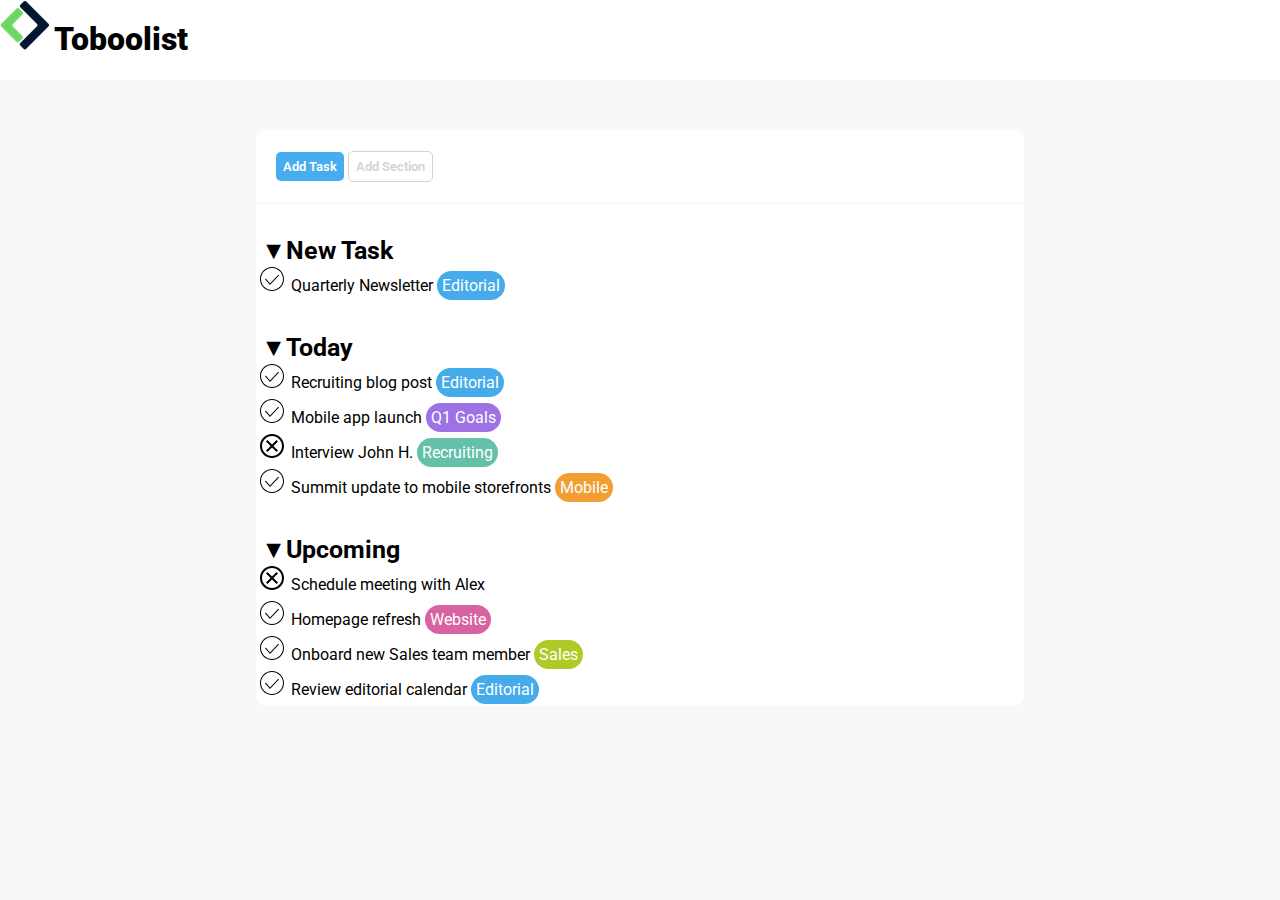
<file: 1_es-html-css/html-css-toboolist/index.html>
<!DOCTYPE html>
<html lang="it">

<head>
    <meta charset="UTF-8">
    <meta http-equiv="X-UA-Compatible" content="IE=edge">
    <meta name="viewport" content="width=device-width, initial-scale=1.0">
    <title>Toobolist</title>

    <link rel="stylesheet" href="css/style.css">
</head>

<body>
    <header>
        <img id="logo" src="img/Logo.png" alt="Logo Boolean">
        <h1 id="title">Toboolist</h1>
    </header>

    <main>
        <div class="container">
            <div class="buttons">
                <button class="btn" id="add-task">Add Task</button>
                <button class="btn" id="add-section">Add Section</button>
            </div>

            <hr id="divider">
            </hr>

            <div id="to-dos">
                <!-- Dovrei dare un colore ai "pallini" della lista, ma usando delle immagini non penso si possa fare onestamente
                Dovrei dare un color all'svg, ma per farlo dovrei usare ::before simulando una lista, non facendone una vera -->
                <section class="sections">
                    <ul class="section">
                        <li class="section-title">New Task</li>
                        <li>
                            <ul class="section-todo">
                                <li class="todo done"> Quarterly Newsletter <span class="chips blue">Editorial</span>
                                </li>
                            </ul>
                        </li>
                    </ul>
                </section>
                <section class="sections">
                    <ul class="section">
                        <li class="section-title">Today</li>
                        <li>
                            <ul class="section-todo">
                                <li class="todo done"> Recruiting blog post <span class="chips blue">Editorial</span>
                                </li>
                                <li class="todo done"> Mobile app launch <span class="chips violet">Q1 Goals</span></li>
                                <li class="todo undone">Interview John H. <span class="chips green">Recruiting</span>
                                </li>
                                <li class="todo done">Summit update to mobile storefronts <span
                                        class="chips orange">Mobile</span></li>
                            </ul>
                        </li>
                    </ul>
                </section>
                <section class="sections">
                    <ul class="section">
                        <li class="section-title">Upcoming</li>
                        <li>
                            <ul class="section-todo">
                                <li class="todo undone"> Schedule meeting with Alex</li>
                                <li class="todo done">Homepage refresh <span class="chips pink">Website</span></li>
                                <li class="todo done">Onboard new Sales team member <span
                                        class="chips acid">Sales</span></li>
                                <li class="todo done">Review editorial calendar <span
                                        class="chips blue">Editorial</span></li>
                            </ul>
                        </li>
                    </ul>
                </section>
            </div>
        </div>
    </main>
</body>

</html>
</file>
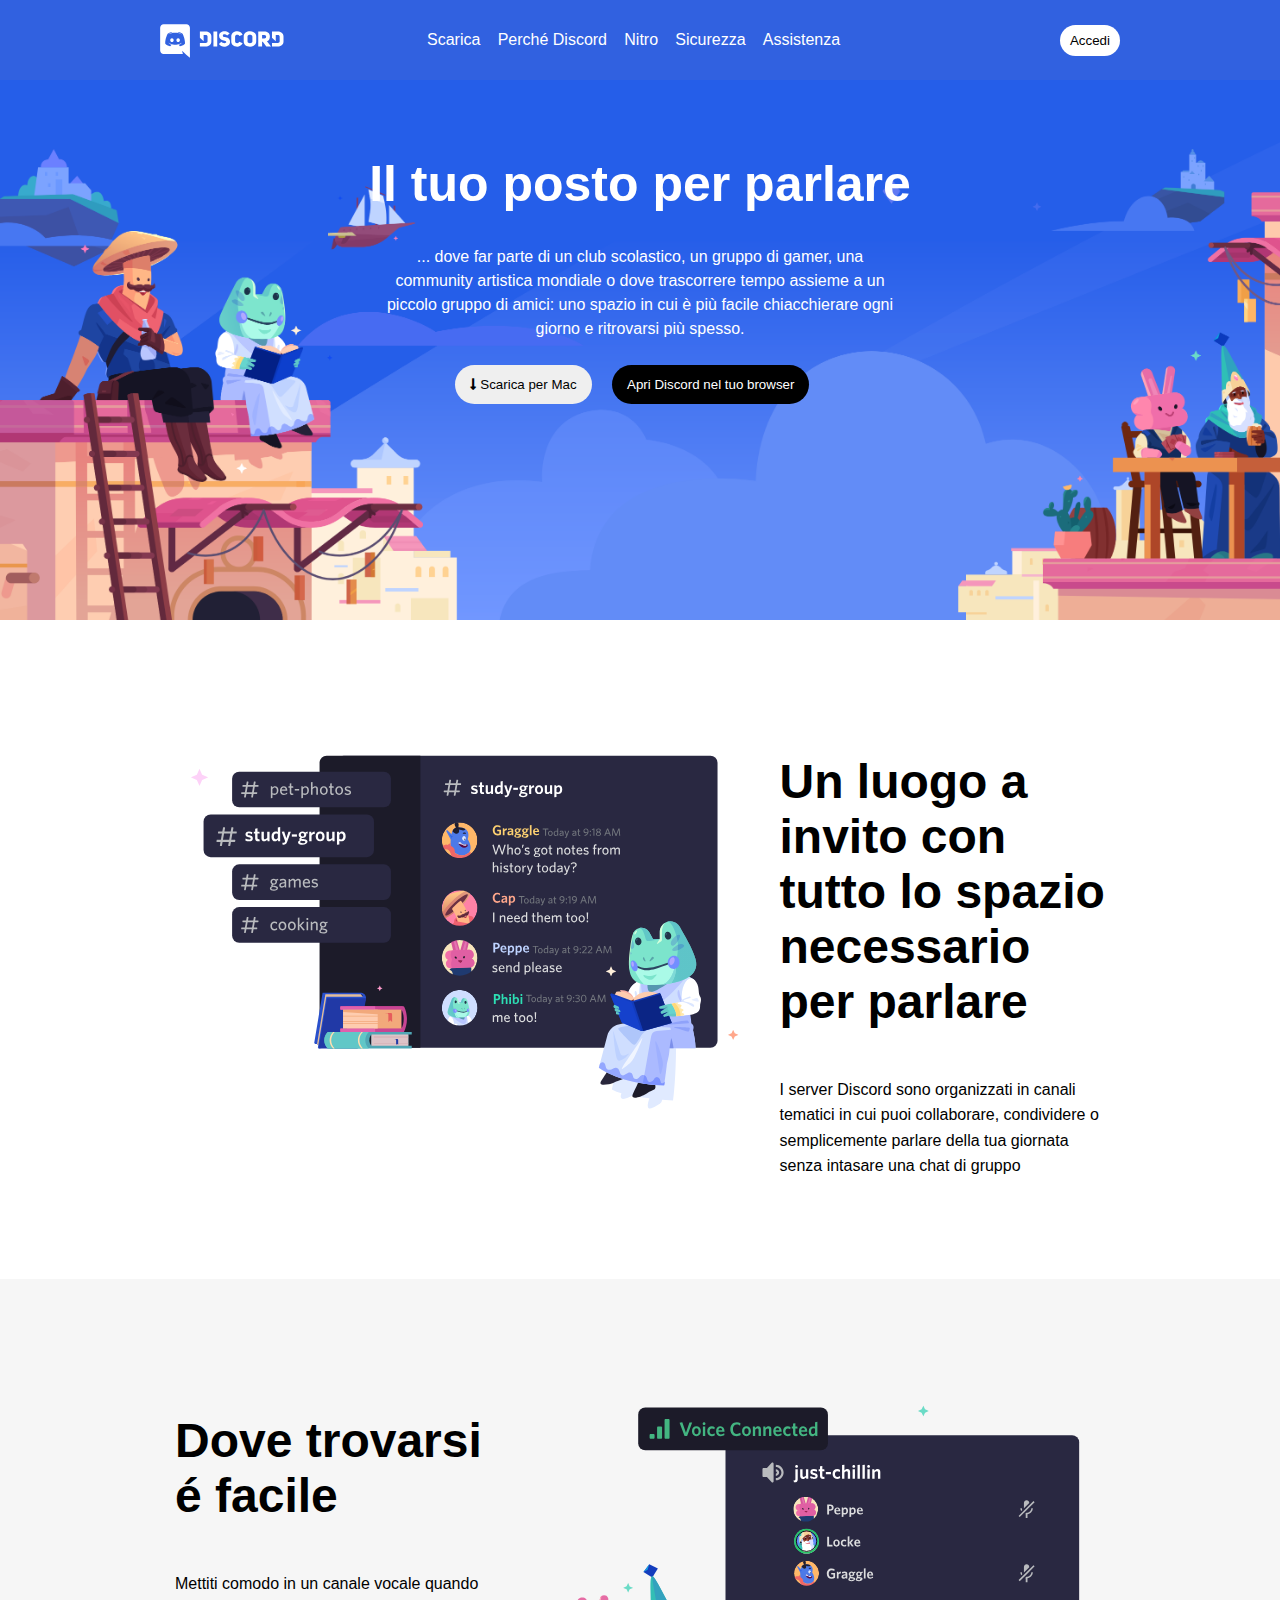
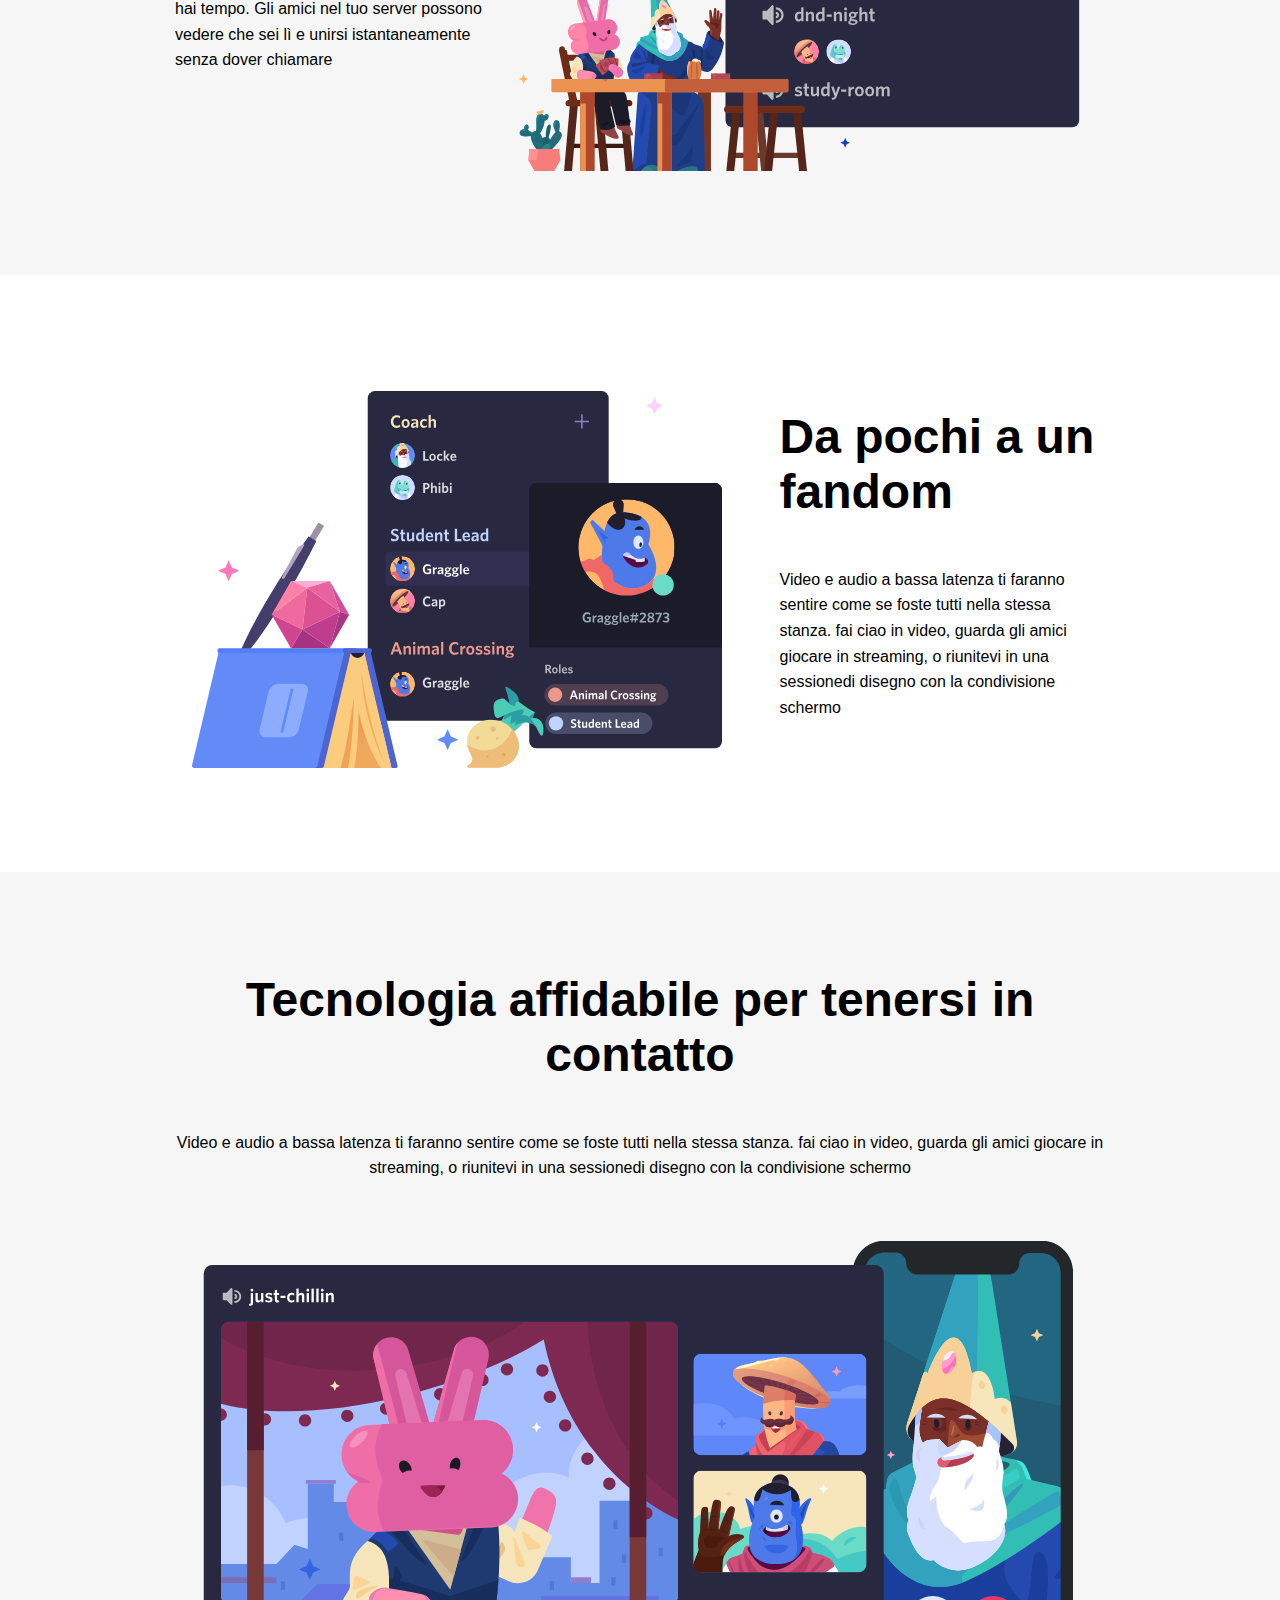
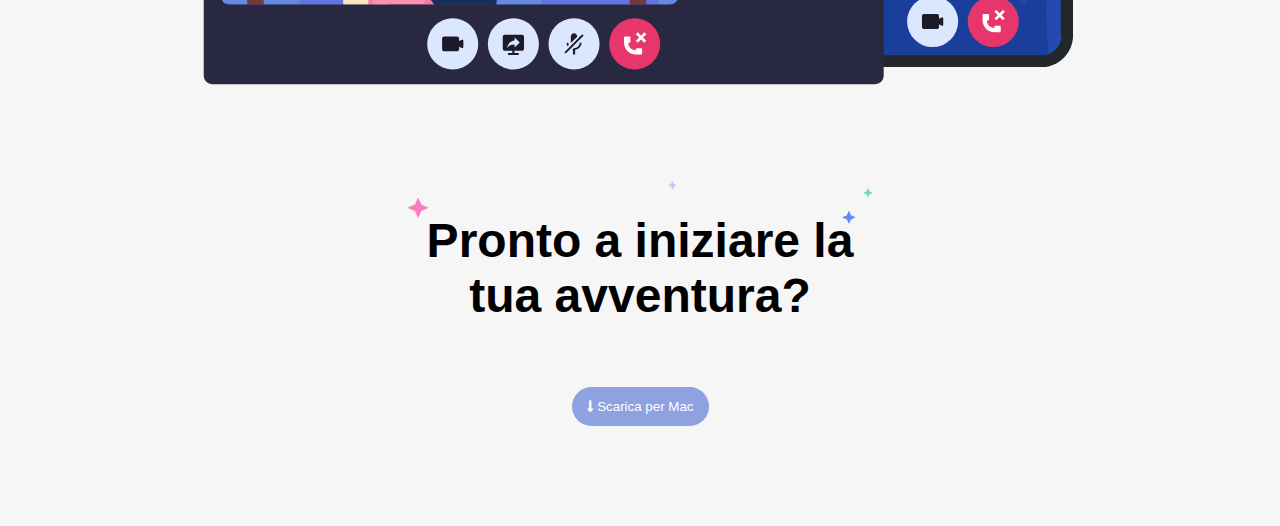
<file: 1_es-html-css/htmlcss-discord/index.html>
<!DOCTYPE html>
<html lang="en">

<head>
    <meta charset="UTF-8">
    <meta http-equiv="X-UA-Compatible" content="IE=edge">
    <meta name="viewport" content="width=device-width, initial-scale=1.0">
    <title>Discord</title>

    <!--  Font Whitney via cdn -->
    <link crossorigin="anonymous" rel="stylesheet" href="http://fonts-cdnfonts.com/css/whitney-2">

    <!-- Font-Awesome cdn -->
    <link crossorigin="anonymous" rel="stylesheet"
        href="https://cdnjs.cloudflare.com/ajax/libs/font-awesome/5.15.4/css/all.min.css">

    <link rel="stylesheet" href="css/style.css">
</head>

<body>

    <header>
        <div class="container clearfix">
            <div class="logo fl-left">
                <img src="img/logo.svg" alt="Logo Discord">
            </div>
            <div class="main-nav fl-left">
                <nav>
                    <ul>
                        <li><a href="#download">Scarica</a></li>
                        <li><a href="#why">Perché Discord</a></li>
                        <li><a href="#nitro">Nitro</a></li>
                        <li><a href="#security">Sicurezza</a></li>
                        <li><a href="#help">Assistenza</a></li>
                    </ul>
                </nav>
            </div>
            <div class="login fl-left">
                <button class="btn bg-white">Accedi</button>
            </div>
        </div>
    </header>

    <main>
        <section class="jumbotron">
            <div class="container page-title">
                <h1 class="jumbo-title mg-bot">Il tuo posto per parlare</h1>
                <p class="mg-bot">... dove far parte di un club scolastico, un gruppo di gamer, una community artistica
                    mondiale o dove
                    trascorrere tempo
                    assieme a un piccolo gruppo di amici: uno spazio in cui è più facile chiacchierare ogni giorno e
                    ritrovarsi più spesso.</p>
                <div class="buttons">
                    <button class="btn btn-large"><i class="fas fa-long-arrow-alt-down"></i> Scarica per Mac</button>
                    <button class="btn btn-large btn-black">Apri Discord nel tuo browser</button>
                </div>
            </div>
        </section>

        <section class="main-section">
            <div class="container clearfix">
                <div class="fl-left img-element">
                    <img src="img/item1.svg" alt="Item1">
                </div>
                <div class="fl-left text-element">
                    <h2>Un luogo a invito con tutto lo spazio necessario per parlare</h2>
                    <p>I server Discord sono organizzati in canali tematici in cui puoi
                        collaborare, condividere o semplicemente parlare della tua giornata senza intasare una chat di
                        gruppo</p>
                </div>
            </div>
        </section>

        <section class="main-section bg-gray">
            <div class="container clearfix">
                <div class="fl-left text-element">
                    <h2>Dove trovarsi é facile</h2>
                    <p>Mettiti comodo in un canale vocale quando hai tempo. Gli amici nel tuo
                        server possono vedere che sei lì e unirsi istantaneamente senza dover chiamare</p>
                </div>
                <div class="fl-left img-element">
                    <img src="img/item2.svg" alt="Item1">
                </div>

            </div>
        </section>

        <section class="main-section">
            <div class="container clearfix">
                <div class="fl-left img-element">
                    <img src="img/item3.svg" alt="Item1">
                </div>
                <div class="fl-left text-element">
                    <h2>Da pochi a un fandom</h2>
                    <p>Video e audio a bassa latenza ti faranno sentire come se foste tutti nella stessa stanza. fai
                        ciao in
                        video, guarda gli amici giocare in streaming, o riunitevi in una sessionedi disegno con la
                        condivisione schermo</p>
                </div>
            </div>
        </section>

        <section class="main-section bg-gray">
            <div class="container clearfix">
                <div class="full-width-element">
                    <h2>Tecnologia affidabile per tenersi in contatto</h2>
                    <p>Video e audio a bassa latenza ti faranno sentire come se foste tutti nella stessa stanza. fai
                        ciao in
                        video, guarda gli amici giocare in streaming, o riunitevi in una sessionedi disegno con la
                        condivisione schermo</p>
                </div>
                <div class="full-width-element">
                    <img src="img/item4-big.svg" alt="Item1">
                </div>
                <div class="full-width-element">
                    <h2 class="stars-title">Pronto a iniziare la tua avventura?</h2>
                    <button class="btn btn-large bg-blue">
                        <i class="fas fa-long-arrow-alt-down"></i> Scarica per Mac
                    </button>
                </div>
            </div>
        </section>
    </main>

    <footer>
        <div class="container">
            <section id="footer-top"></section>
            <section id="footer-bottom"></section>
        </div>
    </footer>

</body>

</html>
</file>
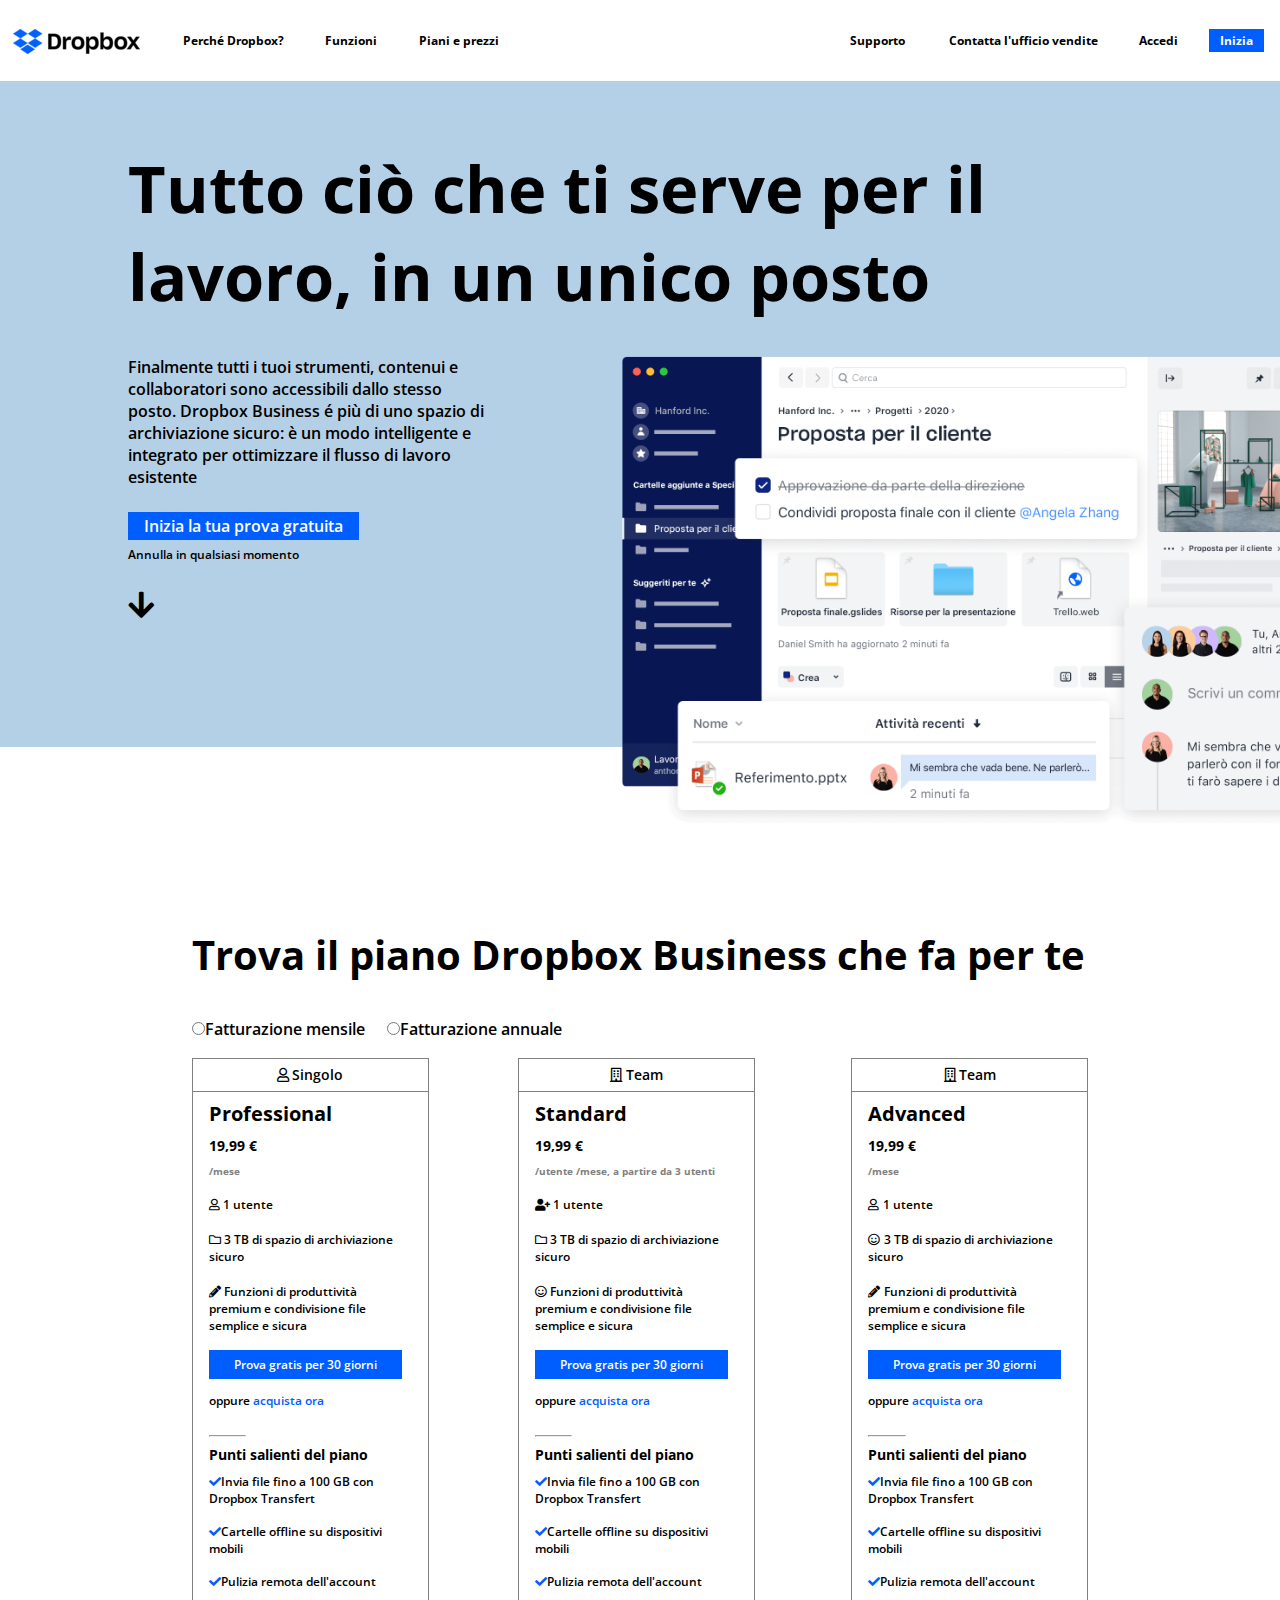
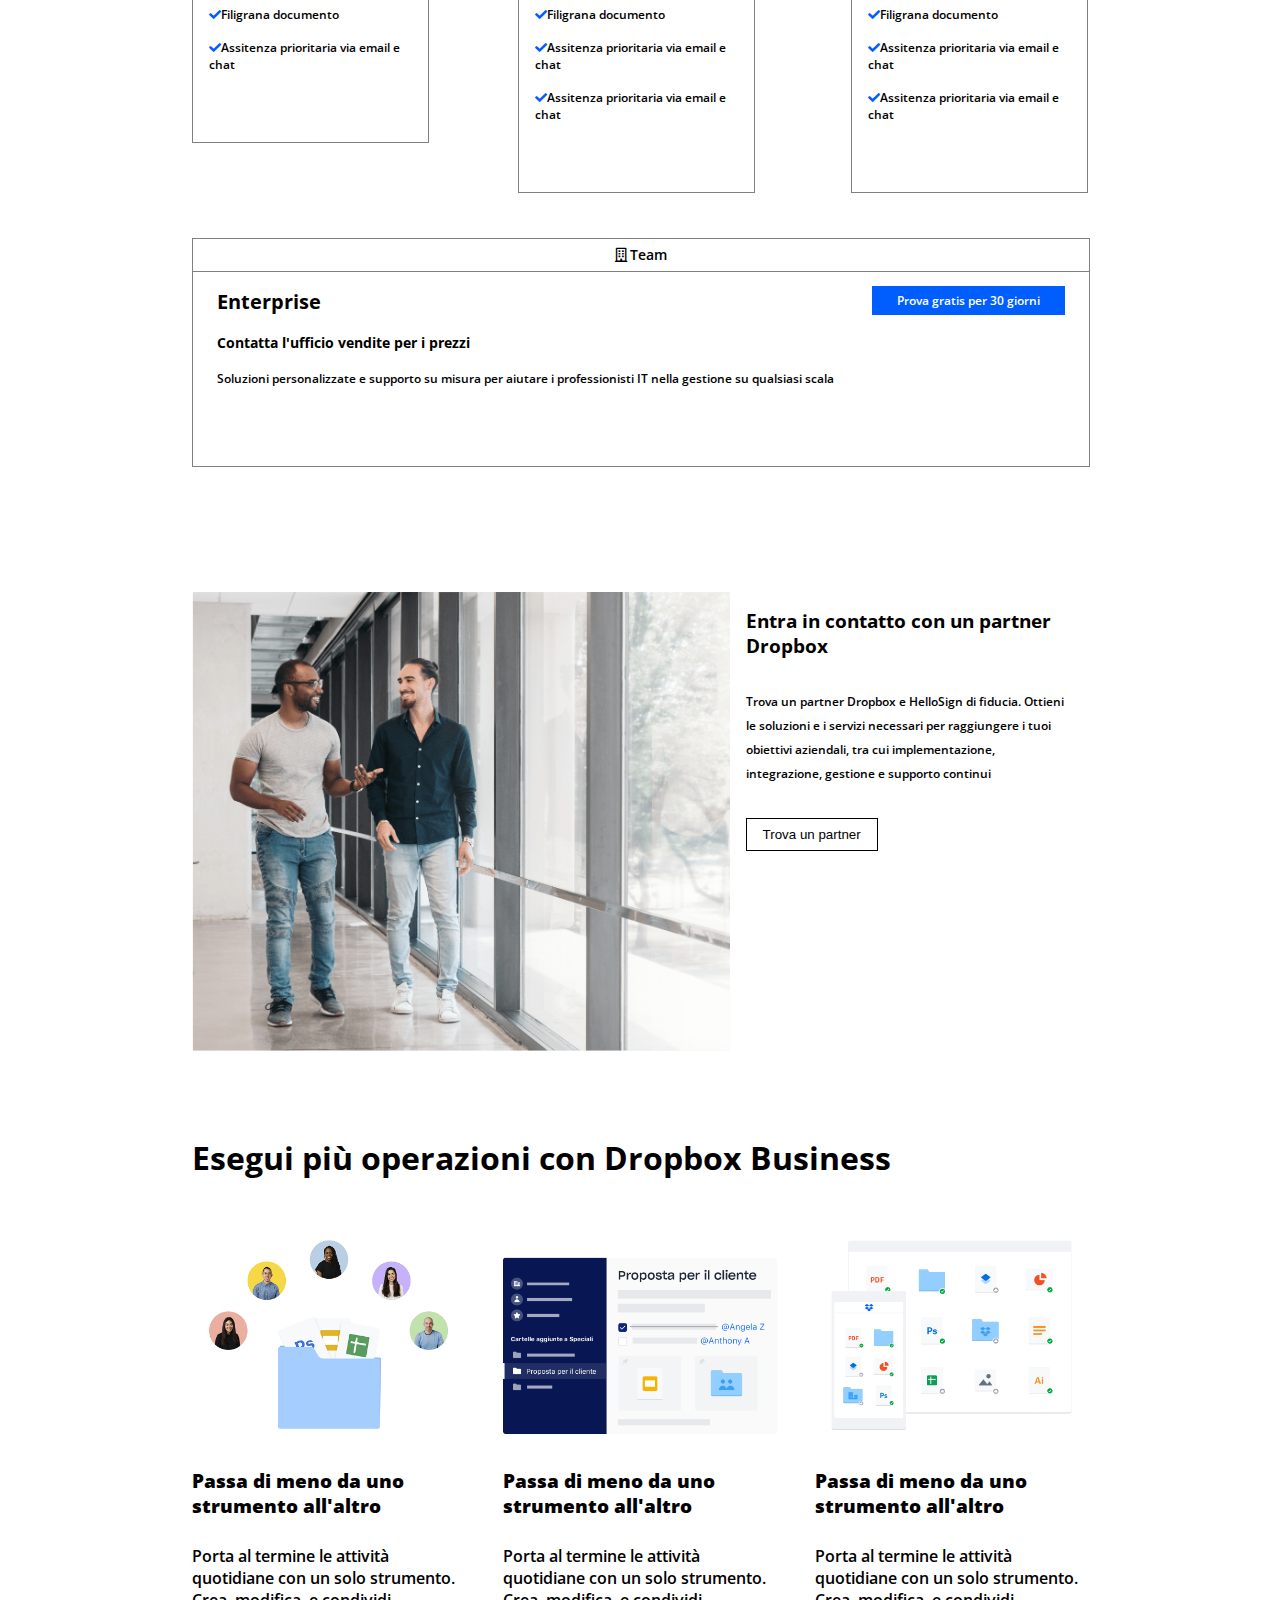
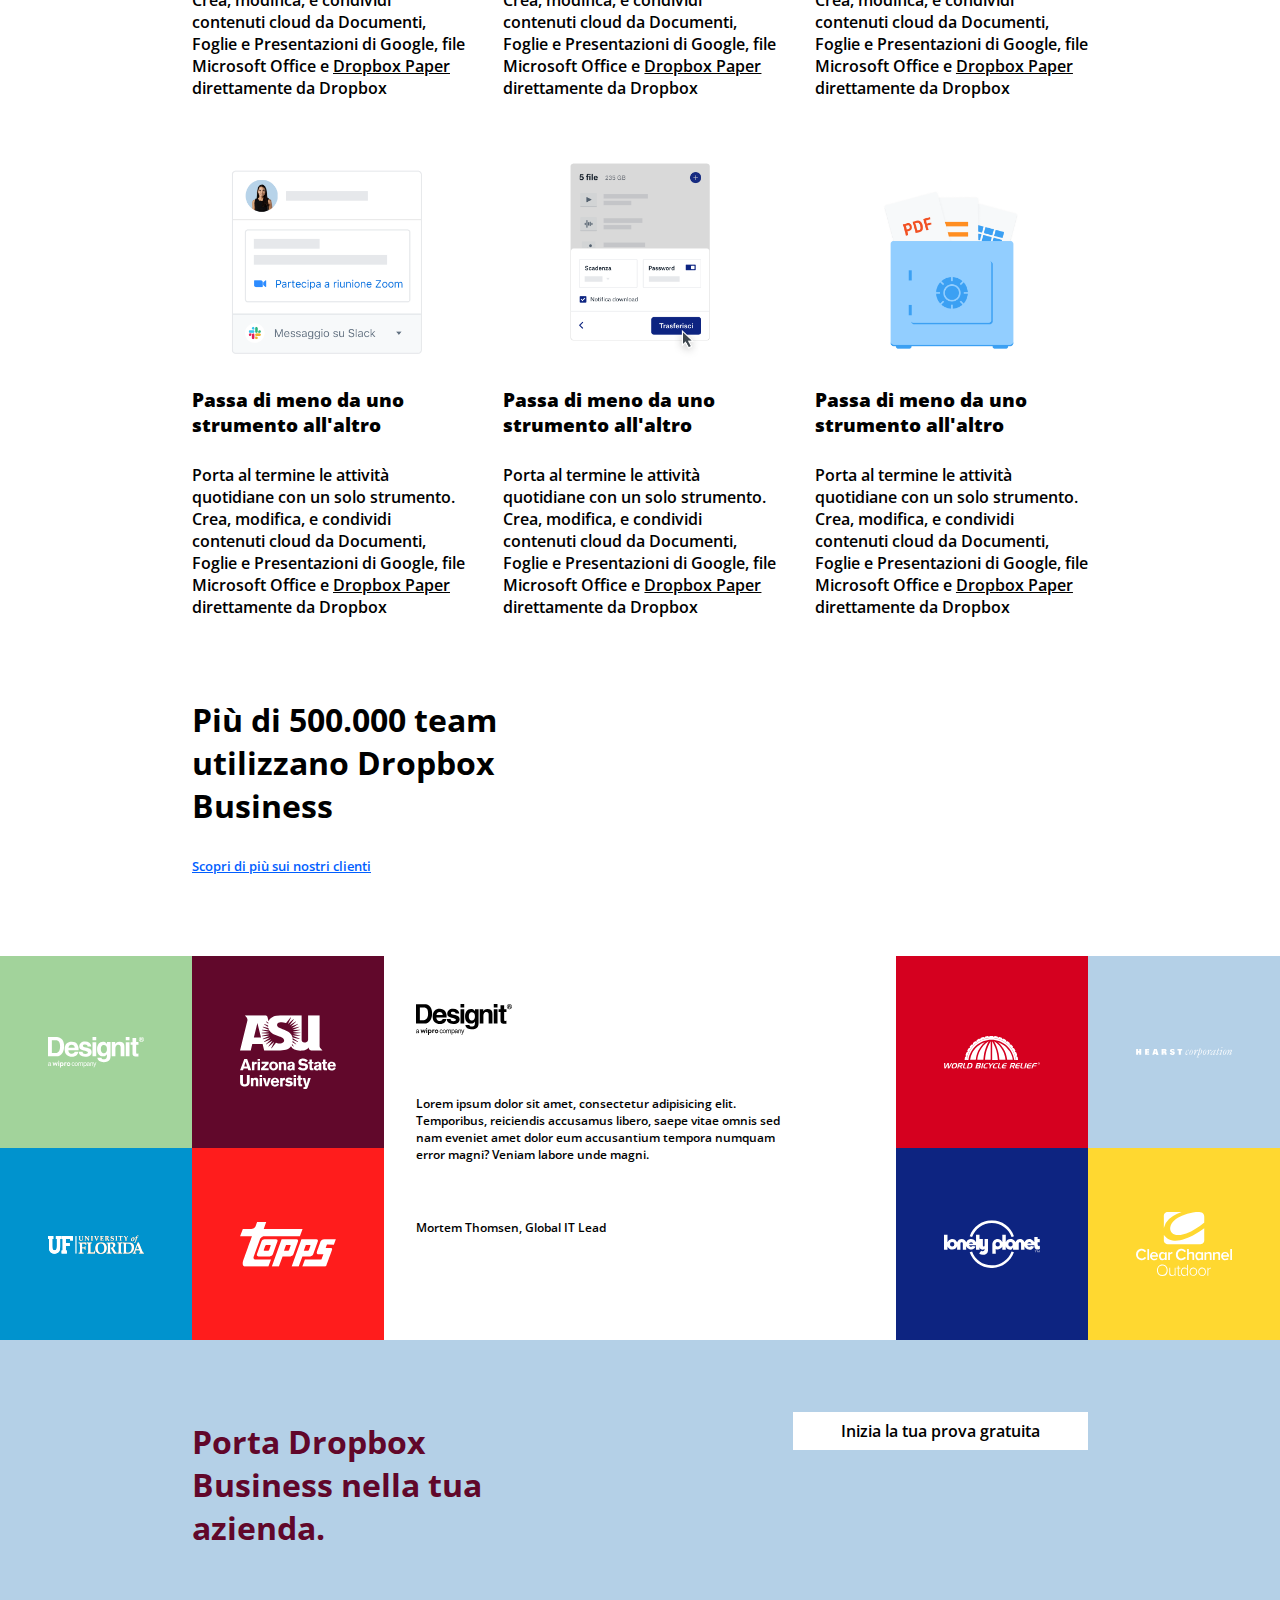
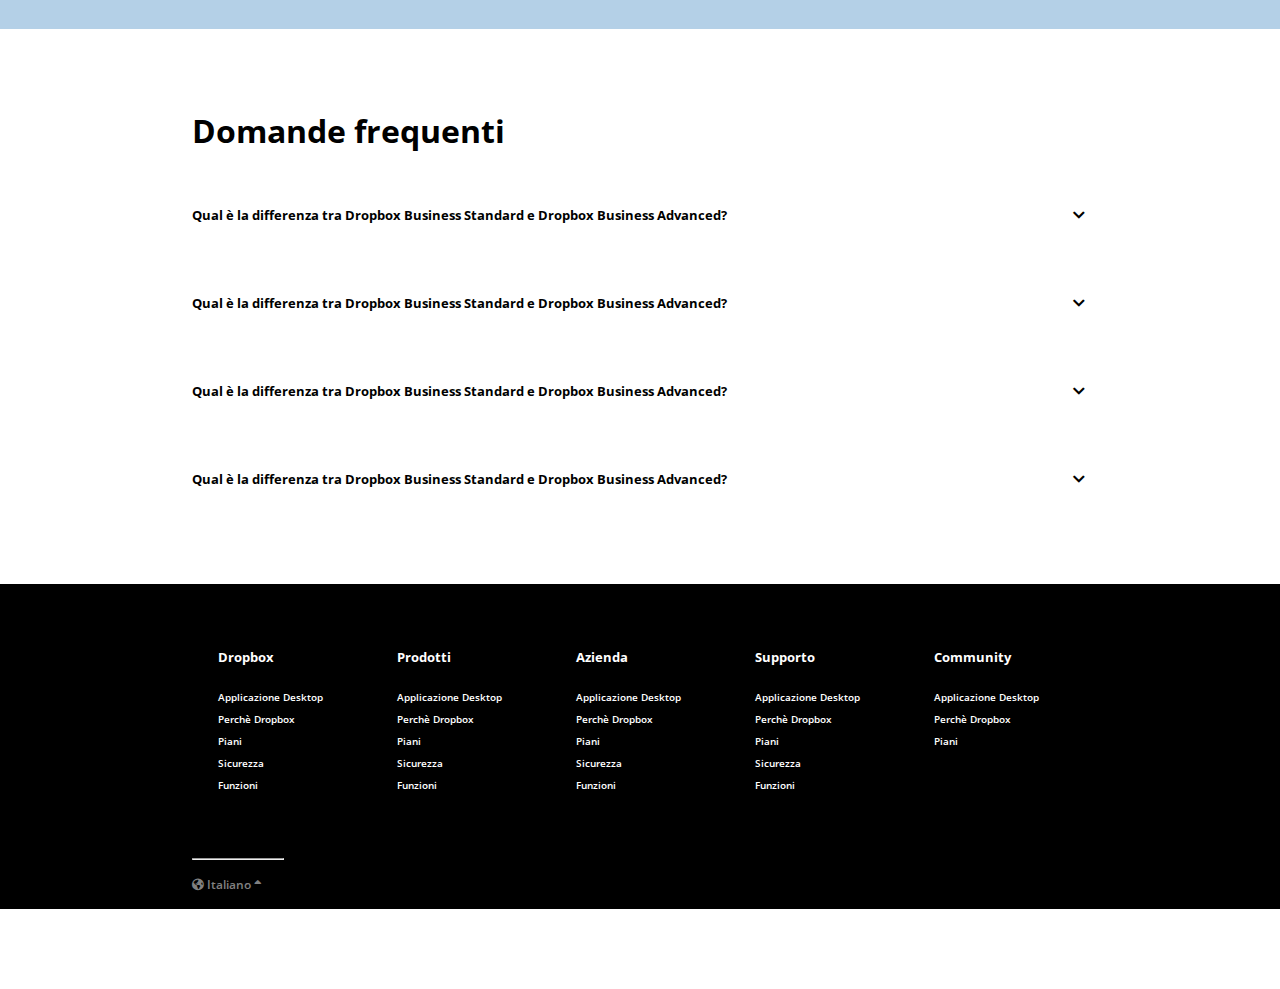
<file: 1_es-html-css/htmlcss-dropbox/index.html>
<!DOCTYPE html>
<html lang="it">

<head>
    <meta charset="UTF-8">
    <meta http-equiv="X-UA-Compatible" content="IE=edge">
    <meta name="viewport" content="width=device-width, initial-scale=1.0">
    <title>Dropbox</title>

    <link crossorigin="anonymous" rel="stylesheet"
        href="https://cdnjs.cloudflare.com/ajax/libs/font-awesome/5.15.4/css/all.min.css">

    <link rel="stylesheet" href="css/style.css">
</head>

<body>
    <header class="clearfix fixed bg-white">
        <div class="logo fl-left">
            <img src="img/logo-small.png" alt="Logo Dropbox">
        </div>
        <nav class="fl-left" aria-label="">
            <ul>
                <li><a href="#">Perch&eacute; Dropbox?</a></li>
                <li><a href="#">Funzioni</a></li>
                <li><a href="#">Piani e prezzi</a></li>
            </ul>
        </nav>
        <nav class="fl-right" aria-label="">
            <ul>
                <li>
                    <div id="support">
                        <a href="#">Supporto</a>
                        <div class="relative" id="support-menu">
                            <ul>
                                <li><a href="#">Help</a></li>
                                <li><a href="#">Supporto</a></li>
                                <li><a href="#">Aiuto</a></li>
                            </ul>
                        </div>
                    </div>
                </li>
                <li><a href="#">Contatta l'ufficio vendite</a></li>
                <li><a href="#">Accedi</a></li>
                <li class="bg-blue"><a href="#">Inizia</a></li>
            </ul>
        </nav>
    </header>

    <main>
        <section id="jumbotron" class="bg-turquoise">
            <div class="jumbotron-content clearfix">
                <h1 class="jumbotron-title">Tutto ciò che ti serve per il lavoro, in un unico posto</h1>
                <div class="jumbotron-text fl-left">
                    <p>Finalmente tutti i tuoi strumenti, contenui e collaboratori sono accessibili dallo stesso posto.
                        Dropbox Business é più di uno spazio di archiviazione sicuro: è un modo intelligente e integrato
                        per ottimizzare il flusso di lavoro esistente
                    </p>
                    <a href="#" class="bg-blue">Inizia la tua prova gratuita</a>
                    <p id="cancel">Annulla in qualsiasi momento</p>
                    <i class="fas fa-arrow-down"></i>
                </div>
                <div class="jumbotron-img fl-right relative">
                    <img src="img/jumbo.png" alt="Dropbox image sample">
                </div>

            </div>
        </section>

        <section id="pricelists">
            <div class="container clearfix">
                <h1>Trova il piano Dropbox Business che fa per te</h1>
                <div class="radio-buttons">
                    <input type="radio" name="fatturazione" id="mensile"><label for="mensile">Fatturazione
                        mensile</label>
                    <input type="radio" name="fatturazione" id="annuale"><label for="annuale">Fatturazione
                        annuale</label>
                </div>

                <div class="price-card fl-left">
                    <div class="users"><i class="far fa-user"></i>Singolo</div>
                    <div class="content-padded">
                        <h4 class="title">Professional</h4>
                        <h6 class="price">19,99 &euro;</h6>
                        <h6 class="fatturazione">/mese</h6>
                        <p><i class="far fa-user"></i>1 utente</p>
                        <p><i class="far fa-folder"></i>3 TB di spazio di archiviazione sicuro</p>
                        <p><i class="fas fa-pencil-alt"></i>Funzioni di produttività premium e condivisione file
                            semplice e
                            sicura</p>
                        <a href="#" class="btn bg-blue">Prova gratis per 30 giorni</a>
                        <p class="buy-now">oppure <a class="text-blue" href="#">acquista ora</a></p>
                    </div>

                    <hr>
                    <div></div>
                    <div class="content-padded">
                        <h6>Punti salienti del piano</h6>
                        <ul>
                            <li>Invia file fino a 100 GB con Dropbox Transfert</li>
                            <li>Cartelle offline su dispositivi mobili</li>
                            <li>Pulizia remota dell'account</li>
                            <li>Filigrana documento</li>
                            <li>Assitenza prioritaria via email e chat</li>
                        </ul>
                    </div>
                </div>


                <div class="price-card pc-mg-left fl-left">
                    <div class="users"><i class="far fa-building"></i>Team</div>
                    <div class="content-padded">
                        <h4 class="title">Standard</h4>
                        <h6 class="price">19,99 &euro;</h6>
                        <h6 class="fatturazione">/utente /mese, a partire da 3 utenti</h6>
                        <p><i class="fas fa-user-plus"></i>1 utente</p>
                        <p><i class="far fa-folder"></i>3 TB di spazio di archiviazione sicuro</p>
                        <p>
                            <i class="far fa-smile"></i>Funzioni di produttività premium e condivisione file
                            semplice e
                            sicura
                        </p>
                        <a href="#" class="btn bg-blue">Prova gratis per 30 giorni</a>
                        <p class="buy-now">oppure <a class="text-blue" href="#">acquista ora</a></p>
                    </div>
                    <hr>
                    <div class="content-padded">
                        <h6>Punti salienti del piano</h6>
                        <ul>
                            <li>Invia file fino a 100 GB con Dropbox Transfert</li>
                            <li>Cartelle offline su dispositivi mobili</li>
                            <li>Pulizia remota dell'account</li>
                            <li>Filigrana documento</li>
                            <li>Assitenza prioritaria via email e chat</li>
                            <li>Assitenza prioritaria via email e chat</li>
                        </ul>
                    </div>
                </div>

                <div class="price-card fl-right">
                    <div class="users"><i class="far fa-building"></i>Team</div>
                    <div class="content-padded">
                        <h4 class="title">Advanced</h4>
                        <h6 class="price">19,99 &euro;</h6>
                        <h6 class="fatturazione">/mese</h6>
                        <p><i class="far fa-user"></i>1 utente</p>
                        <p><i class="far fa-smile"></i>3 TB di spazio di archiviazione sicuro</p>
                        <p><i class="fas fa-pencil-alt"></i>Funzioni di produttività premium e condivisione file
                            semplice e
                            sicura</p>
                        <a href="#" class="btn bg-blue">Prova gratis per 30 giorni</a>
                        <p class="buy-now">oppure <a class="text-blue" href="#">acquista ora</a></p>
                    </div>

                    <hr>
                    <div></div>
                    <div class="content-padded">
                        <h6>Punti salienti del piano</h6>
                        <ul>
                            <li>Invia file fino a 100 GB con Dropbox Transfert</li>
                            <li>Cartelle offline su dispositivi mobili</li>
                            <li>Pulizia remota dell'account</li>
                            <li>Filigrana documento</li>
                            <li>Assitenza prioritaria via email e chat</li>
                            <li>Assitenza prioritaria via email e chat</li>
                        </ul>
                    </div>
                </div>

                <div class="price-card price-card-full fl-left">
                    <div class="users"><i class="far fa-building"></i>Team</div>
                    <div class="content-padded clearfix">
                        <div class="fl-left">
                            <span class="title">Enterprise</span>
                            <h6 class="price">Contatta l'ufficio vendite per i prezzi</h6>
                            <p>Soluzioni personalizzate e supporto su misura per aiutare i professionisti IT nella
                                gestione su qualsiasi scala</p>
                        </div>
                        <div class="fl-right"><a href="#" class="btn bg-blue">Prova gratis per 30 giorni</a></div>
                    </div>

                </div>
            </div>
        </section>

        <section id="partner">
            <div class="container clearfix">
                <div class="img-container fl-left">
                    <img src="img/partner.png" alt="Immagine partners">
                </div>
                <div class="text-container fl-right">
                    <h3 class="padded">Entra in contatto con un partner Dropbox</h3>
                    <p class="padded">Trova un partner Dropbox e HelloSign di fiducia. Ottieni le soluzioni e i servizi
                        necessari per
                        raggiungere i tuoi obiettivi aziendali, tra cui implementazione, integrazione, gestione e
                        supporto
                        continui</p>
                    <div class="padded">
                        <button class="white-btn bg-white">Trova un partner</button>
                    </div>
                </div>
            </div>
        </section>

        <section id="operations">
            <div class="container clearfix">
                <h1>Esegui più operazioni con Dropbox Business</h1>

                <div class="info-card fl-left">
                    <img src="img/business-feature-switching-tools.png" alt="">
                    <h3>Passa di meno da uno strumento all'altro</h3>
                    <p>Porta al termine le attività quotidiane con un solo strumento. Crea, modifica, e condividi
                        contenuti cloud da Documenti, Foglie e Presentazioni di Google, file Microsoft Office e
                        <u>Dropbox Paper</u> direttamente da Dropbox
                    </p>
                </div>
                <div class="info-card centered fl-left">
                    <img src="img/business-feature-coordinate-it.png" alt="">
                    <h3>Passa di meno da uno strumento all'altro</h3>
                    <p>Porta al termine le attività quotidiane con un solo strumento. Crea, modifica, e condividi
                        contenuti cloud da Documenti, Foglie e Presentazioni di Google, file Microsoft Office e
                        <u>Dropbox Paper</u> direttamente da Dropbox
                    </p>
                </div>
                <div class="info-card fl-right">
                    <img src="img/business-feature-multi-device.png" alt="">
                    <h3>Passa di meno da uno strumento all'altro</h3>
                    <p>Porta al termine le attività quotidiane con un solo strumento. Crea, modifica, e condividi
                        contenuti cloud da Documenti, Foglie e Presentazioni di Google, file Microsoft Office e
                        <u>Dropbox Paper</u> direttamente da Dropbox
                    </p>
                </div>
                <div class="info-card fl-left">
                    <img src="img/business-feature-integrations-it.png" alt="">
                    <h3>Passa di meno da uno strumento all'altro</h3>
                    <p>Porta al termine le attività quotidiane con un solo strumento. Crea, modifica, e condividi
                        contenuti cloud da Documenti, Foglie e Presentazioni di Google, file Microsoft Office e
                        <u>Dropbox Paper</u> direttamente da Dropbox
                    </p>
                </div>
                <div class="info-card centered fl-left">
                    <img src="img/business-feature-send-files-it.png" alt="">
                    <h3>Passa di meno da uno strumento all'altro</h3>
                    <p>Porta al termine le attività quotidiane con un solo strumento. Crea, modifica, e condividi
                        contenuti cloud da Documenti, Foglie e Presentazioni di Google, file Microsoft Office e
                        <u>Dropbox Paper</u> direttamente da Dropbox
                    </p>
                </div>
                <div class="info-card fl-right">
                    <img src="img/business-feature-security.png" alt="">
                    <h3>Passa di meno da uno strumento all'altro</h3>
                    <p>Porta al termine le attività quotidiane con un solo strumento. Crea, modifica, e condividi
                        contenuti cloud da Documenti, Foglie e Presentazioni di Google, file Microsoft Office e
                        <u>Dropbox Paper</u> direttamente da Dropbox
                    </p>
                </div>
            </div>
        </section>

        <section id="teams">
            <div id="teams-top" class="container">
                <h1>Più di 500.000 team utilizzano Dropbox Business</h1>
                <a href="#" class="text-blue">Scopri di più sui nostri clienti</a>
            </div>
            <div id="teams-middle" class="clearfix">
                <div class="small fl-left clearfix">
                    <div id="designit" class="logo-teams fl-left">
                        <img src="img/designit.svg" alt="Designit logo">
                    </div>
                    <div id="asu" class="logo-teams fl-left">
                        <img src="img/arizona_state_university.svg" alt="asu logo">
                    </div>
                    <div id="uf" class="logo-teams fl-left">
                        <img src="img/university_of_florida.svg" alt="uf logo">
                    </div>
                    <div id="topps" class="logo-teams fl-left">
                        <img src="img/topps.svg" alt="topps logo">
                    </div>
                </div>
                <div class="large fl-left">
                    <img src="img/designit.svg" alt="Designit logo">
                    <p>Lorem ipsum dolor sit amet, consectetur adipisicing elit. Temporibus, reiciendis accusamus
                        libero, saepe vitae omnis sed nam eveniet amet dolor eum accusantium tempora numquam error
                        magni? Veniam labore unde magni.</p>
                    <p>Mortem Thomsen, Global IT Lead</p>
                </div>
                <div class="small fl-right clearfix">
                    <div id="wbr" class="logo-teams fl-left">
                        <img src="img/world_bicycle_relief.svg" alt="WBR logo">
                    </div>
                    <div id="hearst" class="logo-teams fl-left">
                        <img src="img/hearst_corp.svg" alt="Hearst logo">
                    </div>
                    <div id="lonely" class="logo-teams fl-left">
                        <img src="img/lonely_planet.svg" alt="Lonely planet logo">
                    </div>
                    <div id="clear-channel" class="logo-teams fl-left">
                        <img src="img/clear_channel.svg" alt="Clear Channel logo">
                    </div>
                </div>
            </div>
            <div id="teams-bottom" class="bg-turquoise">
                <div class="container clearfix">
                    <h1 id="red-title" class="fl-left text-red">
                        Porta Dropbox Business nella tua azienda.
                    </h1>
                    <div class="fl-right teams-buttons">
                        <a href="#" class="btn-teams bg-white">Inizia la tua prova gratuita</a>
                    </div>
                </div>
            </div>
        </section>

        <section id="faq">
            <div class="container">
                <h1>Domande frequenti</h1>
                <div class="faq-container clearfix">
                    <h5 class="fl-left">Qual è la differenza tra Dropbox Business Standard e Dropbox Business Advanced?
                    </h5>
                    <h5 class="fl-right icon"><i class="fas fa-chevron-down"></i></h5>
                    <div class="info">Lorem ipsum dolor sit, amet consectetur adipisicing elit. Iste unde consectetur
                        inventore sequi provident tempore debitis similique molestias libero nostrum nobis suscipit, sed
                        facere, assumenda dolorem natus doloribus vitae earum.</div>
                </div>
                <div class="faq-container clearfix">
                    <h5 class="fl-left">Qual è la differenza tra Dropbox Business Standard e Dropbox Business Advanced?
                    </h5>
                    <h5 class="fl-right icon"><i class="fas fa-chevron-down"></i></h5>
                    <div class="info">Lorem ipsum dolor sit, amet consectetur adipisicing elit. Iste unde consectetur
                        inventore sequi
                        provident tempore debitis similique molestias libero nostrum nobis suscipit, sed facere,
                        assumenda dolorem natus
                        doloribus vitae earum.</div>
                </div>
                <div class="faq-container clearfix">
                    <h5 class="fl-left">Qual è la differenza tra Dropbox Business Standard e Dropbox Business Advanced?
                    </h5>
                    <h5 class="fl-right icon"><i class="fas fa-chevron-down"></i></h5>
                    <div class="info fl-left">Lorem ipsum dolor sit, amet consectetur adipisicing elit. Iste unde
                        consectetur
                        inventore sequi
                        provident tempore debitis similique molestias libero nostrum nobis suscipit, sed facere,
                        assumenda dolorem natus
                        doloribus vitae earum.</div>
                </div>
                <div class="faq-container clearfix">
                    <h5 class="fl-left">Qual è la differenza tra Dropbox Business Standard e Dropbox Business Advanced?
                    </h5>
                    <h5 class="fl-right icon"><i class="fas fa-chevron-down"></i></h5>
                    <div class="info">Lorem ipsum dolor sit, amet consectetur adipisicing elit. Iste unde consectetur
                        inventore sequi
                        provident tempore debitis similique molestias libero nostrum nobis suscipit, sed facere,
                        assumenda dolorem natus
                        doloribus vitae earum.</div>
                </div>
            </div>
        </section>
    </main>

    <footer class="bg-black">
        <div class="container">
            <div class="footer-up clearfix">
                <div class="footer-list fl-left">
                    <h5>Dropbox</h5>
                    <ul>
                        <li><a href="#">Applicazione Desktop</a></li>
                        <li><a href="#">Perchè Dropbox</a></li>
                        <li><a href="#">Piani</a></li>
                        <li><a href="#">Sicurezza</a></li>
                        <li><a href="#">Funzioni</a></li>
                    </ul>
                </div>
                <div class="footer-list fl-left">
                    <h5>Prodotti</h5>
                    <ul>
                        <li><a href="#">Applicazione Desktop</a></li>
                        <li><a href="#">Perchè Dropbox</a></li>
                        <li><a href="#">Piani</a></li>
                        <li><a href="#">Sicurezza</a></li>
                        <li><a href="#">Funzioni</a></li>
                    </ul>
                </div>
                <div class="footer-list fl-left">
                    <h5>Azienda</h5>
                    <ul>
                        <li><a href="#">Applicazione Desktop</a></li>
                        <li><a href="#">Perchè Dropbox</a></li>
                        <li><a href="#">Piani</a></li>
                        <li><a href="#">Sicurezza</a></li>
                        <li><a href="#">Funzioni</a></li>
                    </ul>
                </div>
                <div class="footer-list fl-left">
                    <h5>Supporto</h5>
                    <ul>
                        <li><a href="#">Applicazione Desktop</a></li>
                        <li><a href="#">Perchè Dropbox</a></li>
                        <li><a href="#">Piani</a></li>
                        <li><a href="#">Sicurezza</a></li>
                        <li><a href="#">Funzioni</a></li>
                    </ul>
                </div>
                <div class="footer-list fl-left">
                    <h5>Community</h5>
                    <ul>
                        <li><a href="#">Applicazione Desktop</a></li>
                        <li><a href="#">Perchè Dropbox</a></li>
                        <li><a href="#">Piani</a></li>
                    </ul>
                </div>
            </div>
            <hr class="bg-white">
            <div class="footer-bottom">
                <p><i class="fas fa-globe-americas"></i>Italiano <i class="fas fa-sort-up"></i></p>
            </div>
        </div>
    </footer>

</body>

</html>
</file>
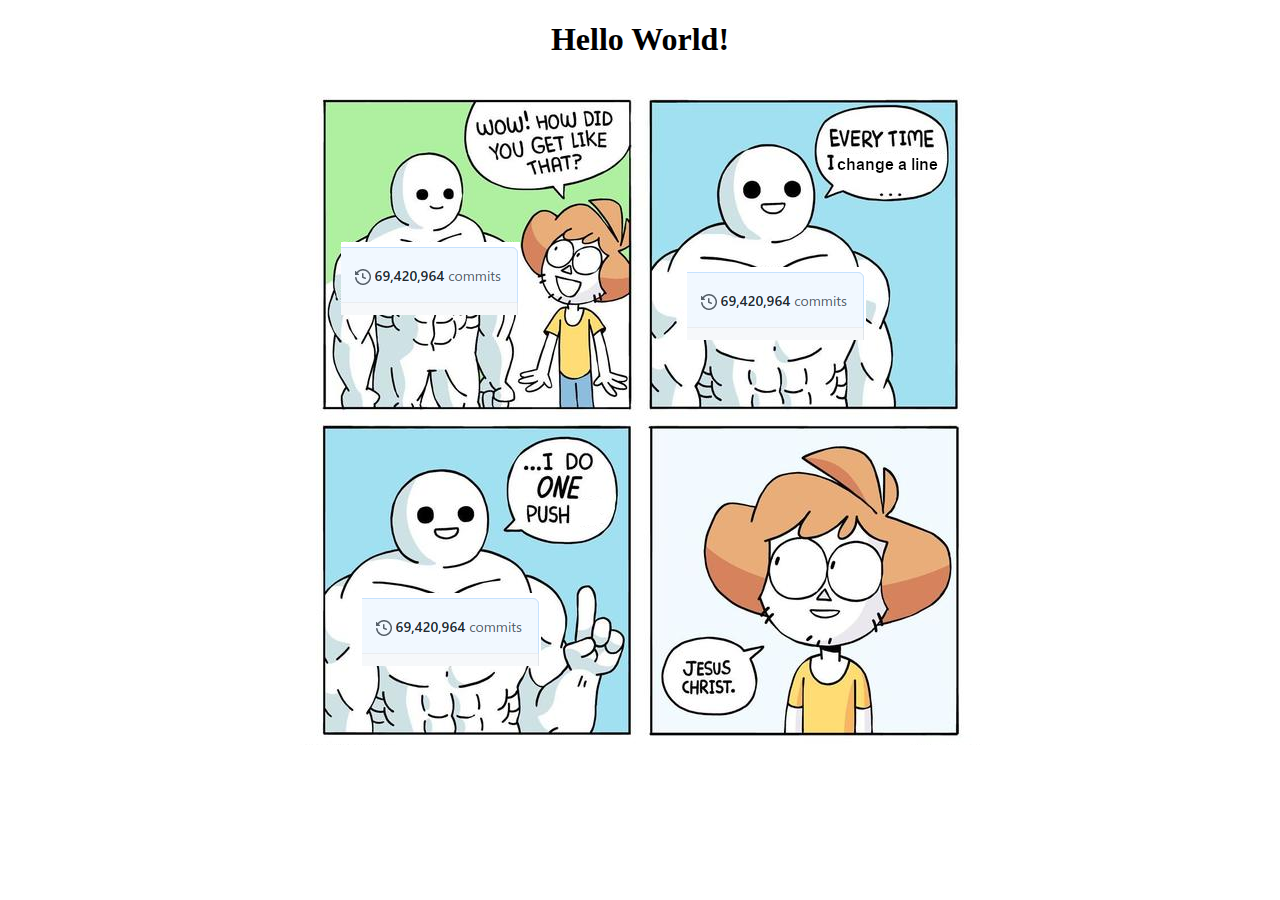
<file: 1_es-html-css/htmlcss-hello/index.html>
<!DOCTYPE html>
<html lang="en">
<head>
    <meta charset="UTF-8">
    <meta http-equiv="X-UA-Compatible" content="IE=edge">
    <meta name="viewport" content="width=device-width, initial-scale=1.0">
    <title>htmlcss-hello</title>
</head>
<body>
    <h1 style="text-align: center;">Hello World!</h1>
    <img src="./img/meme.png" alt="meme" style="display: block; margin-left: auto; margin-right: auto">
</body>
</html>
</file>
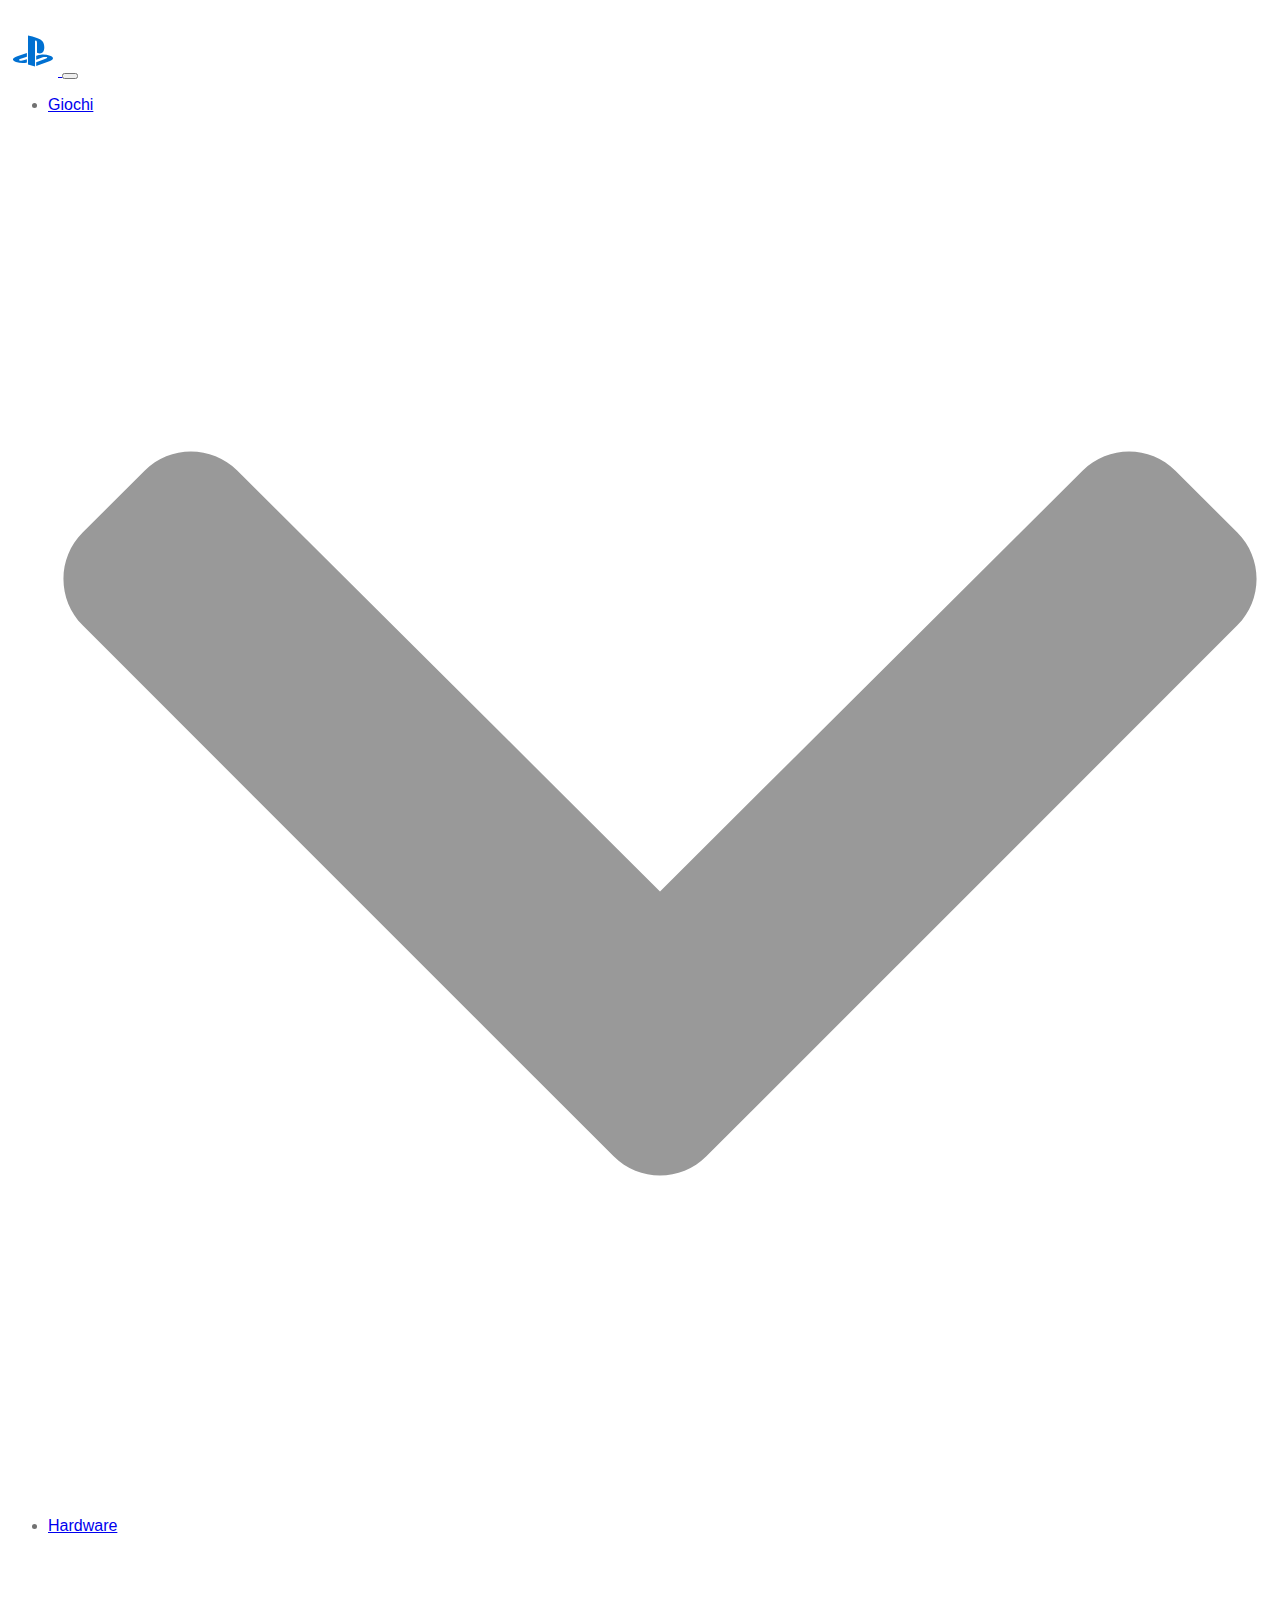
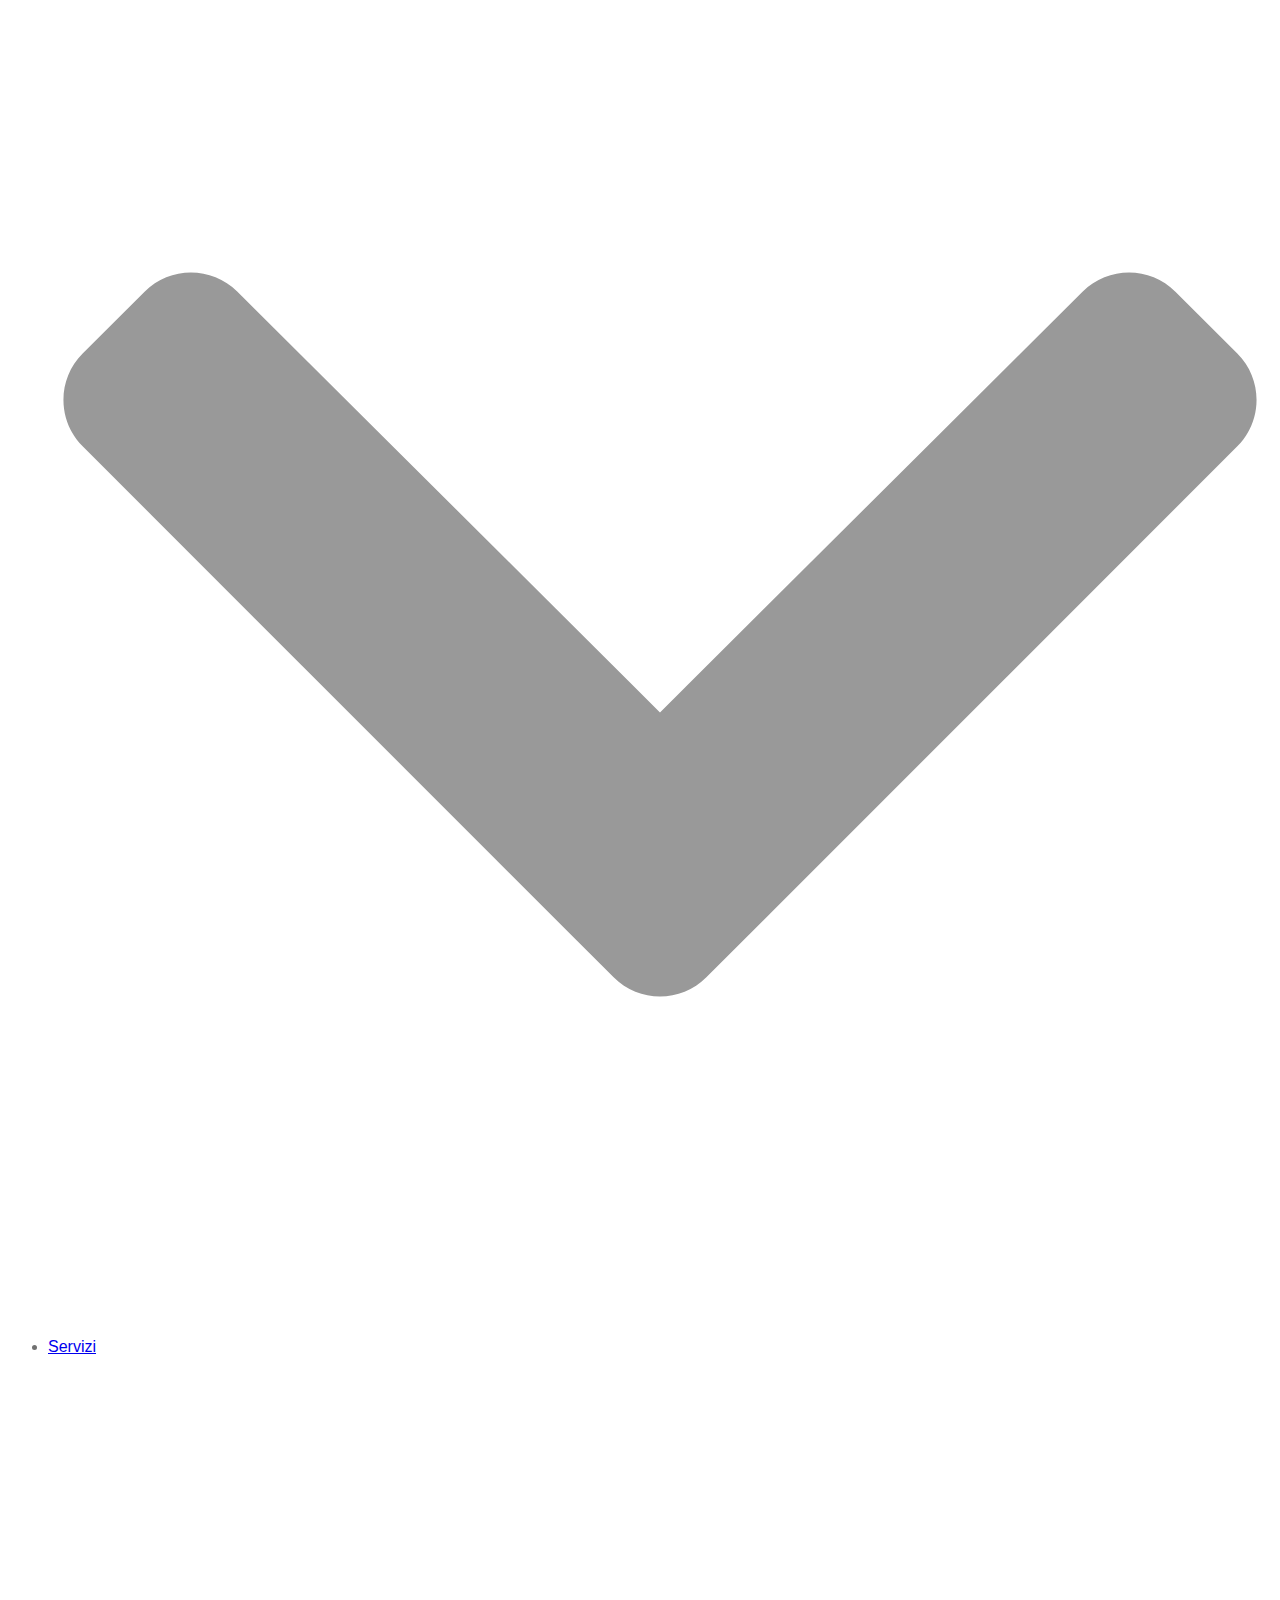
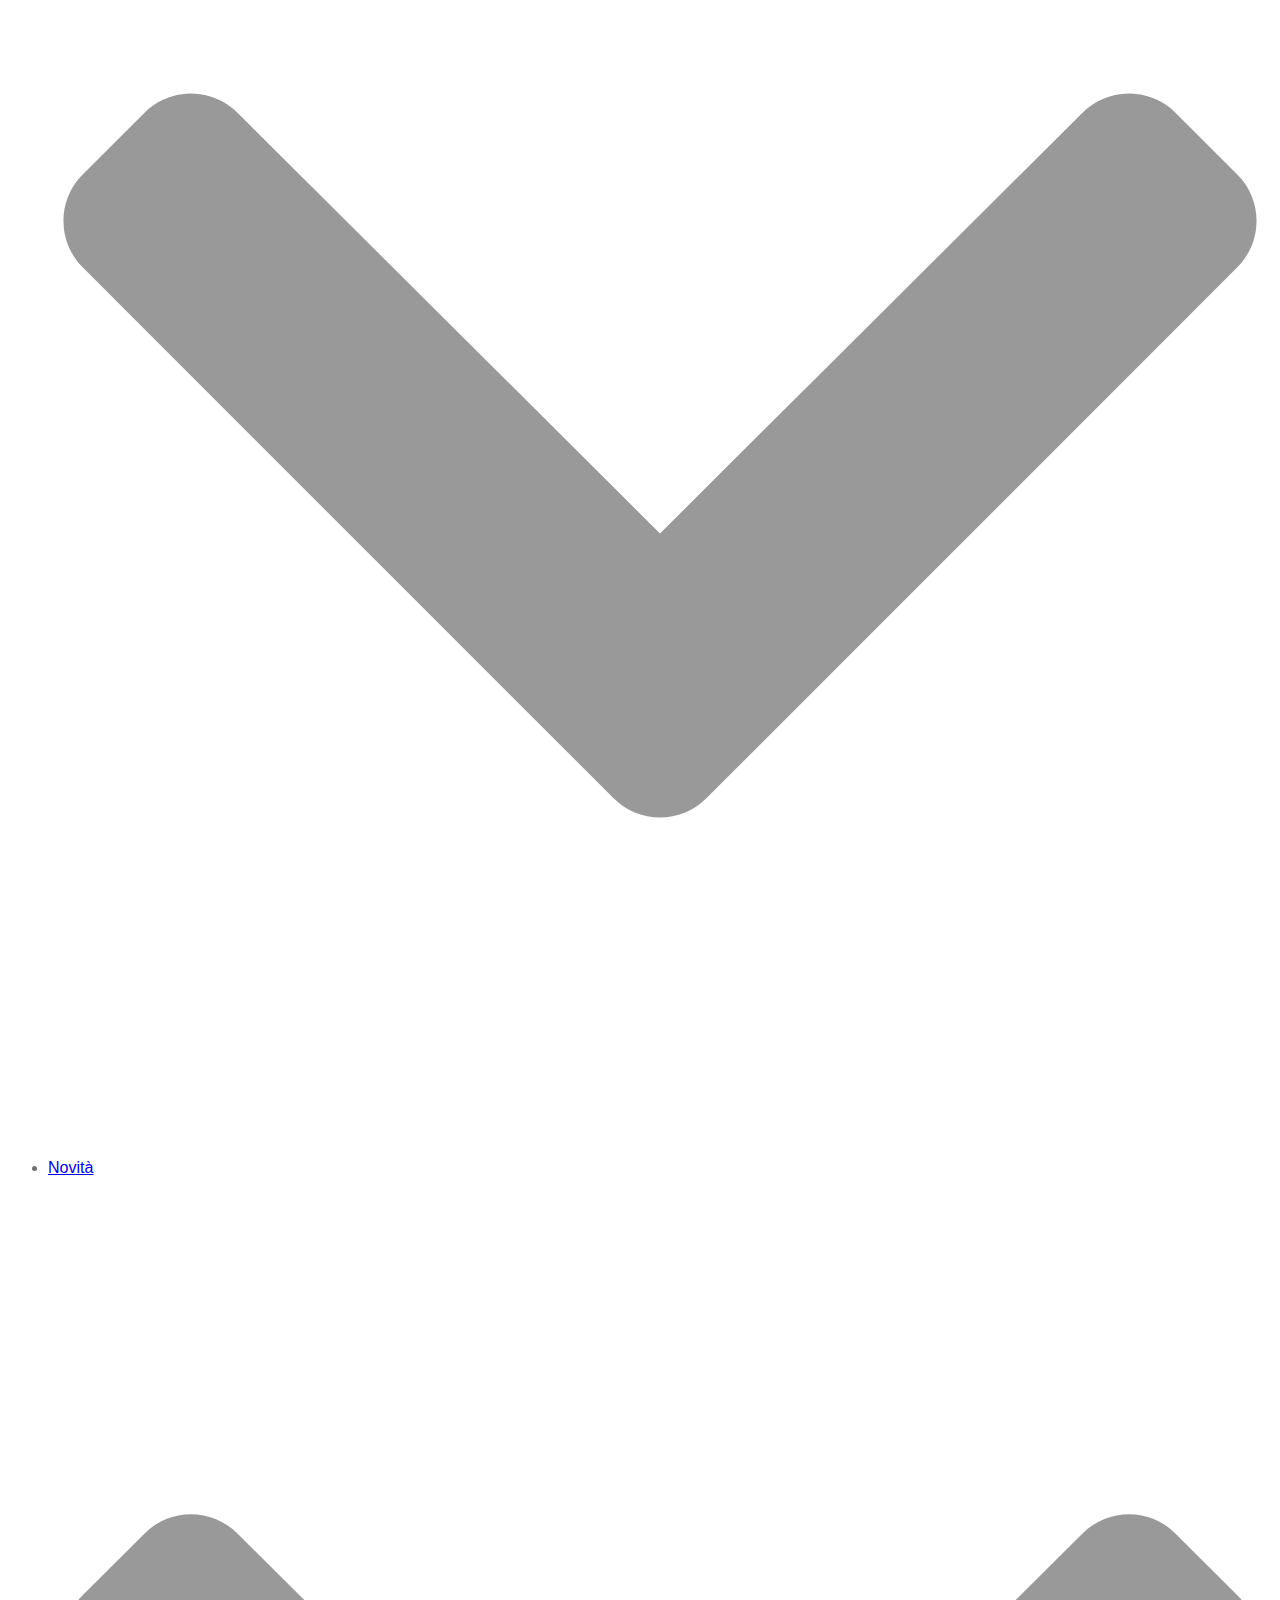
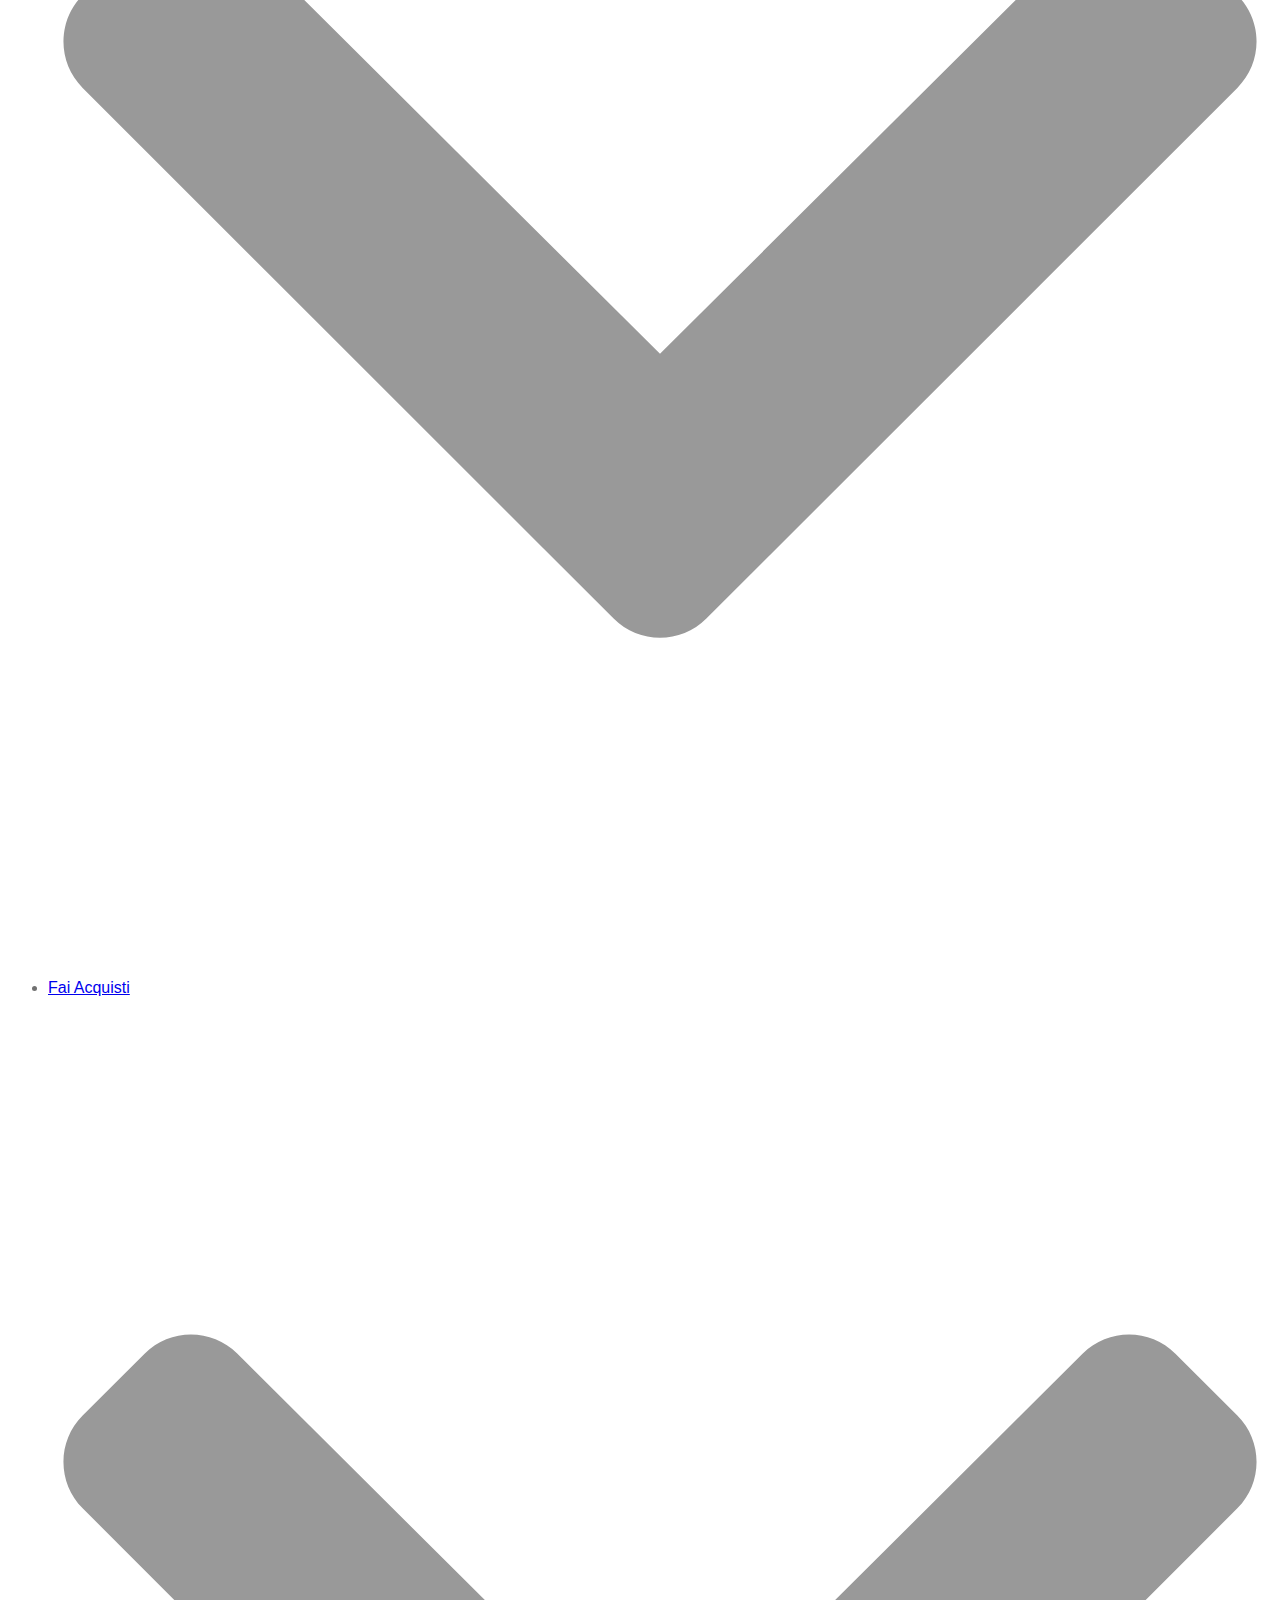
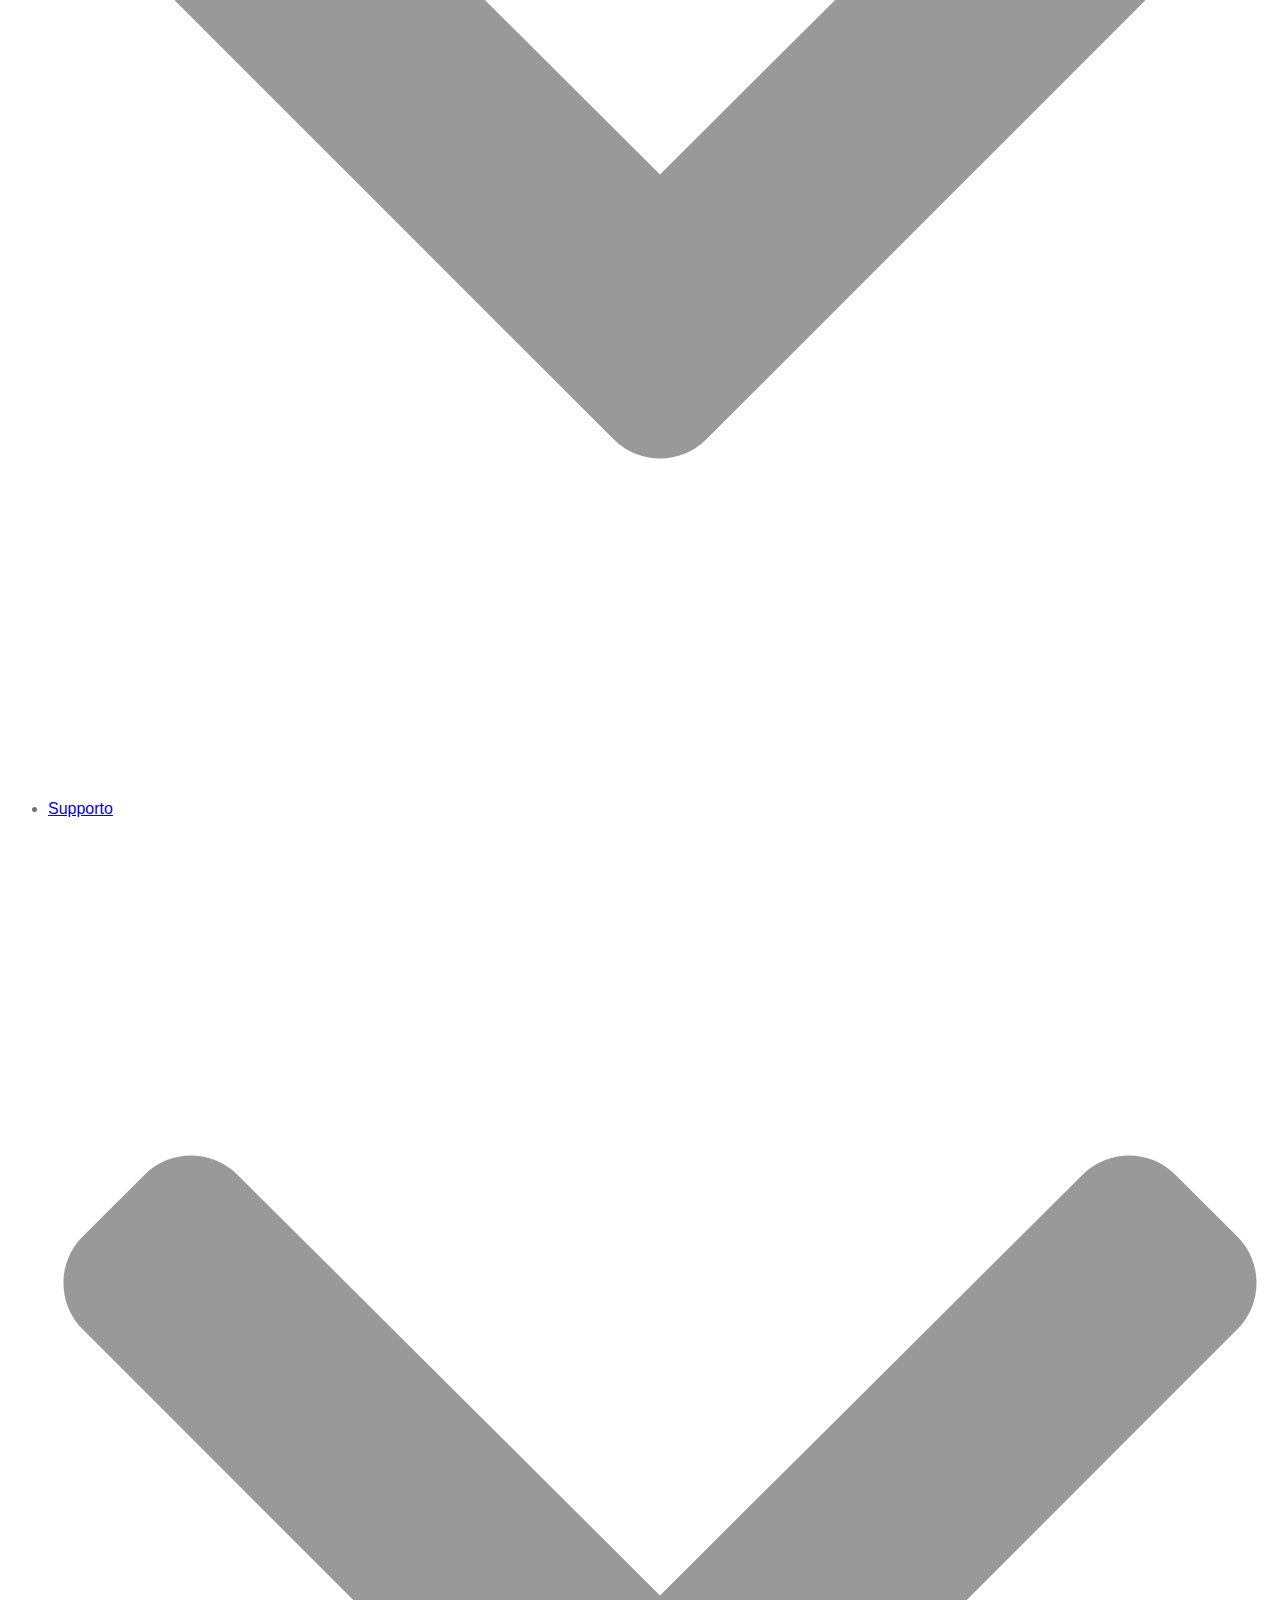
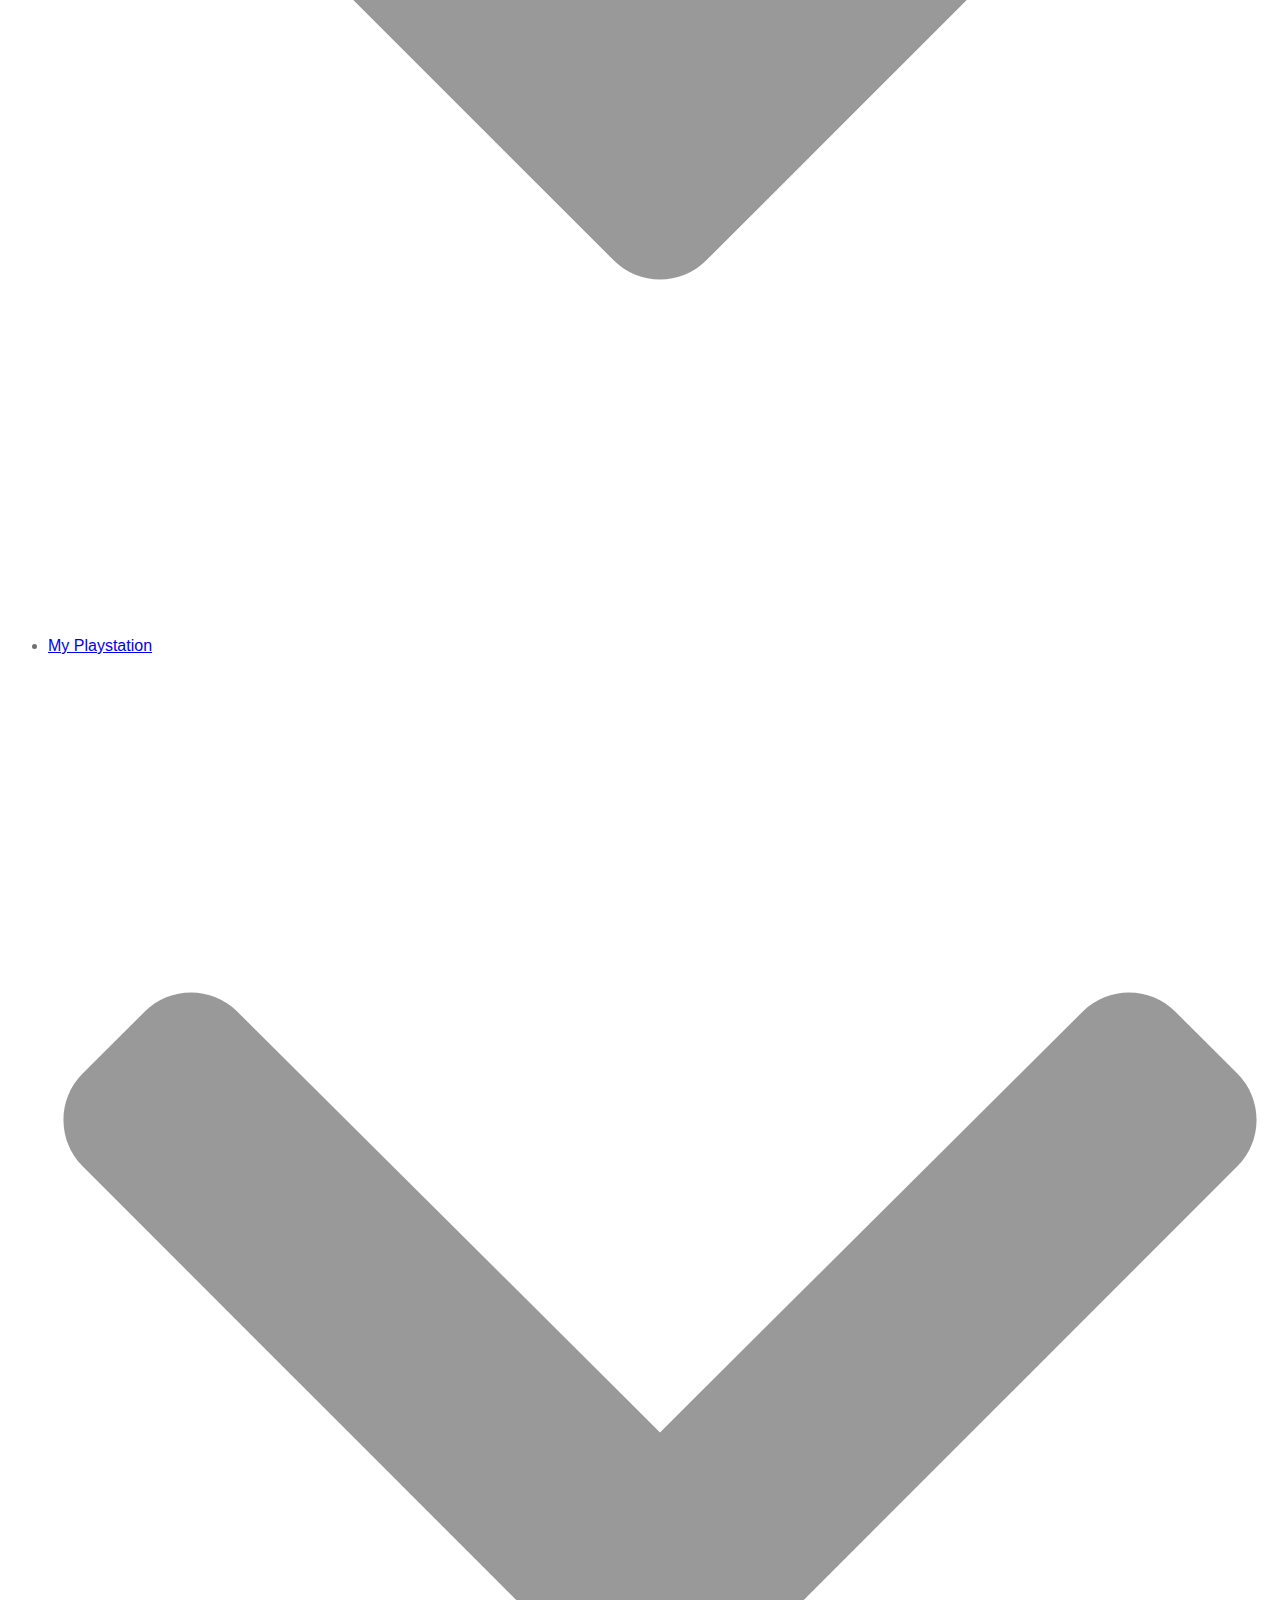
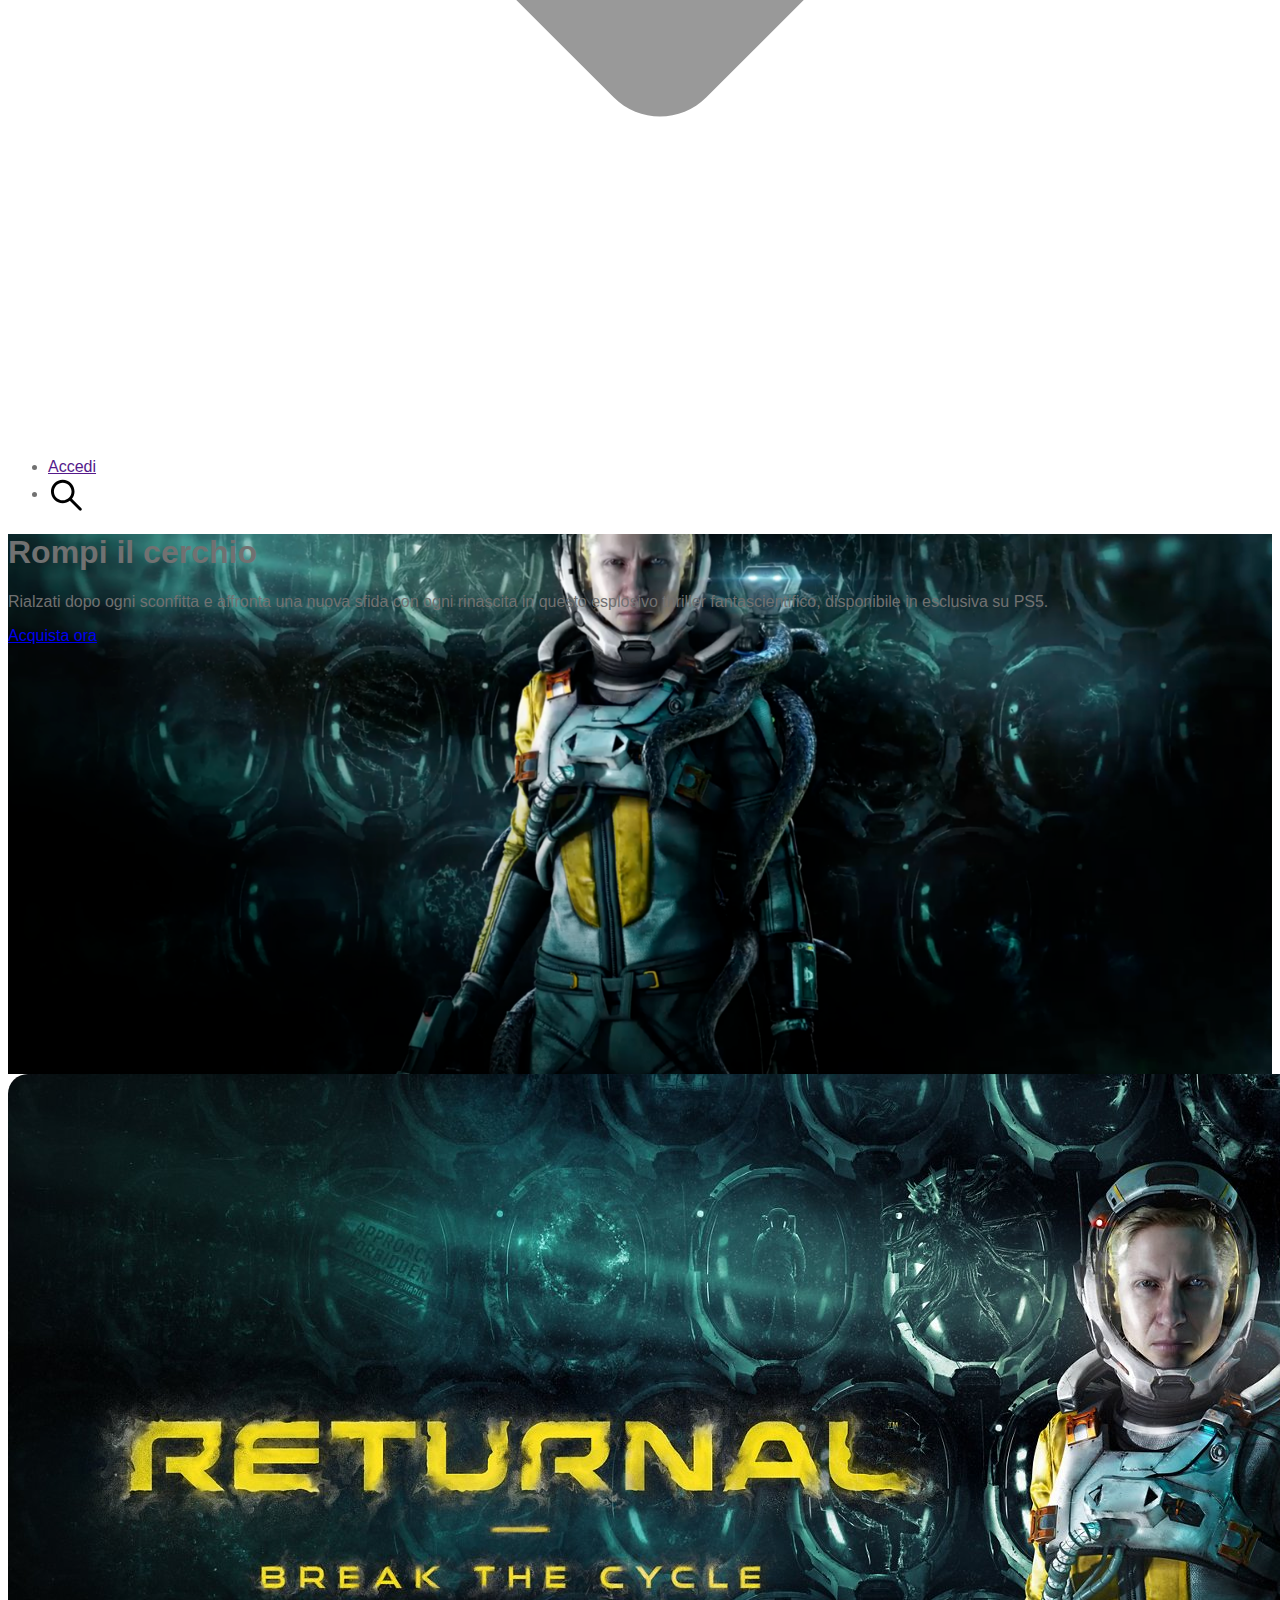
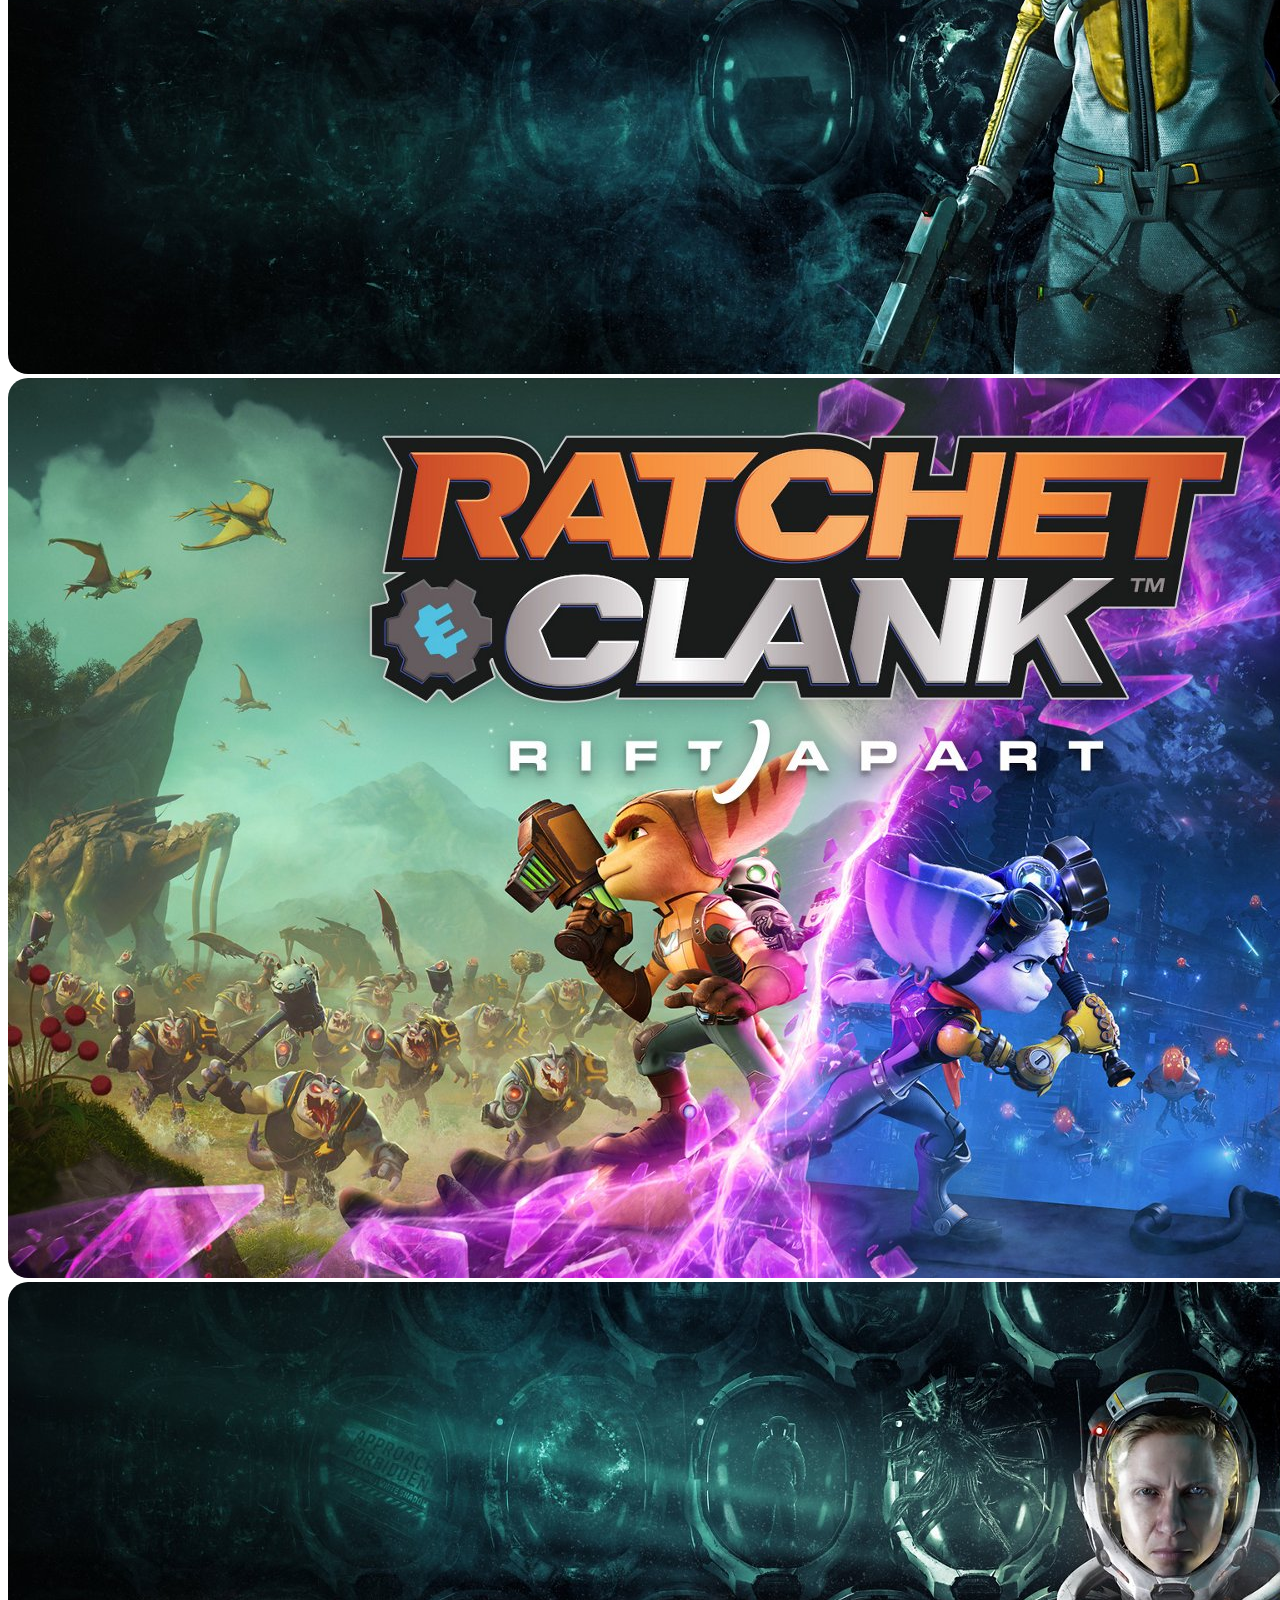
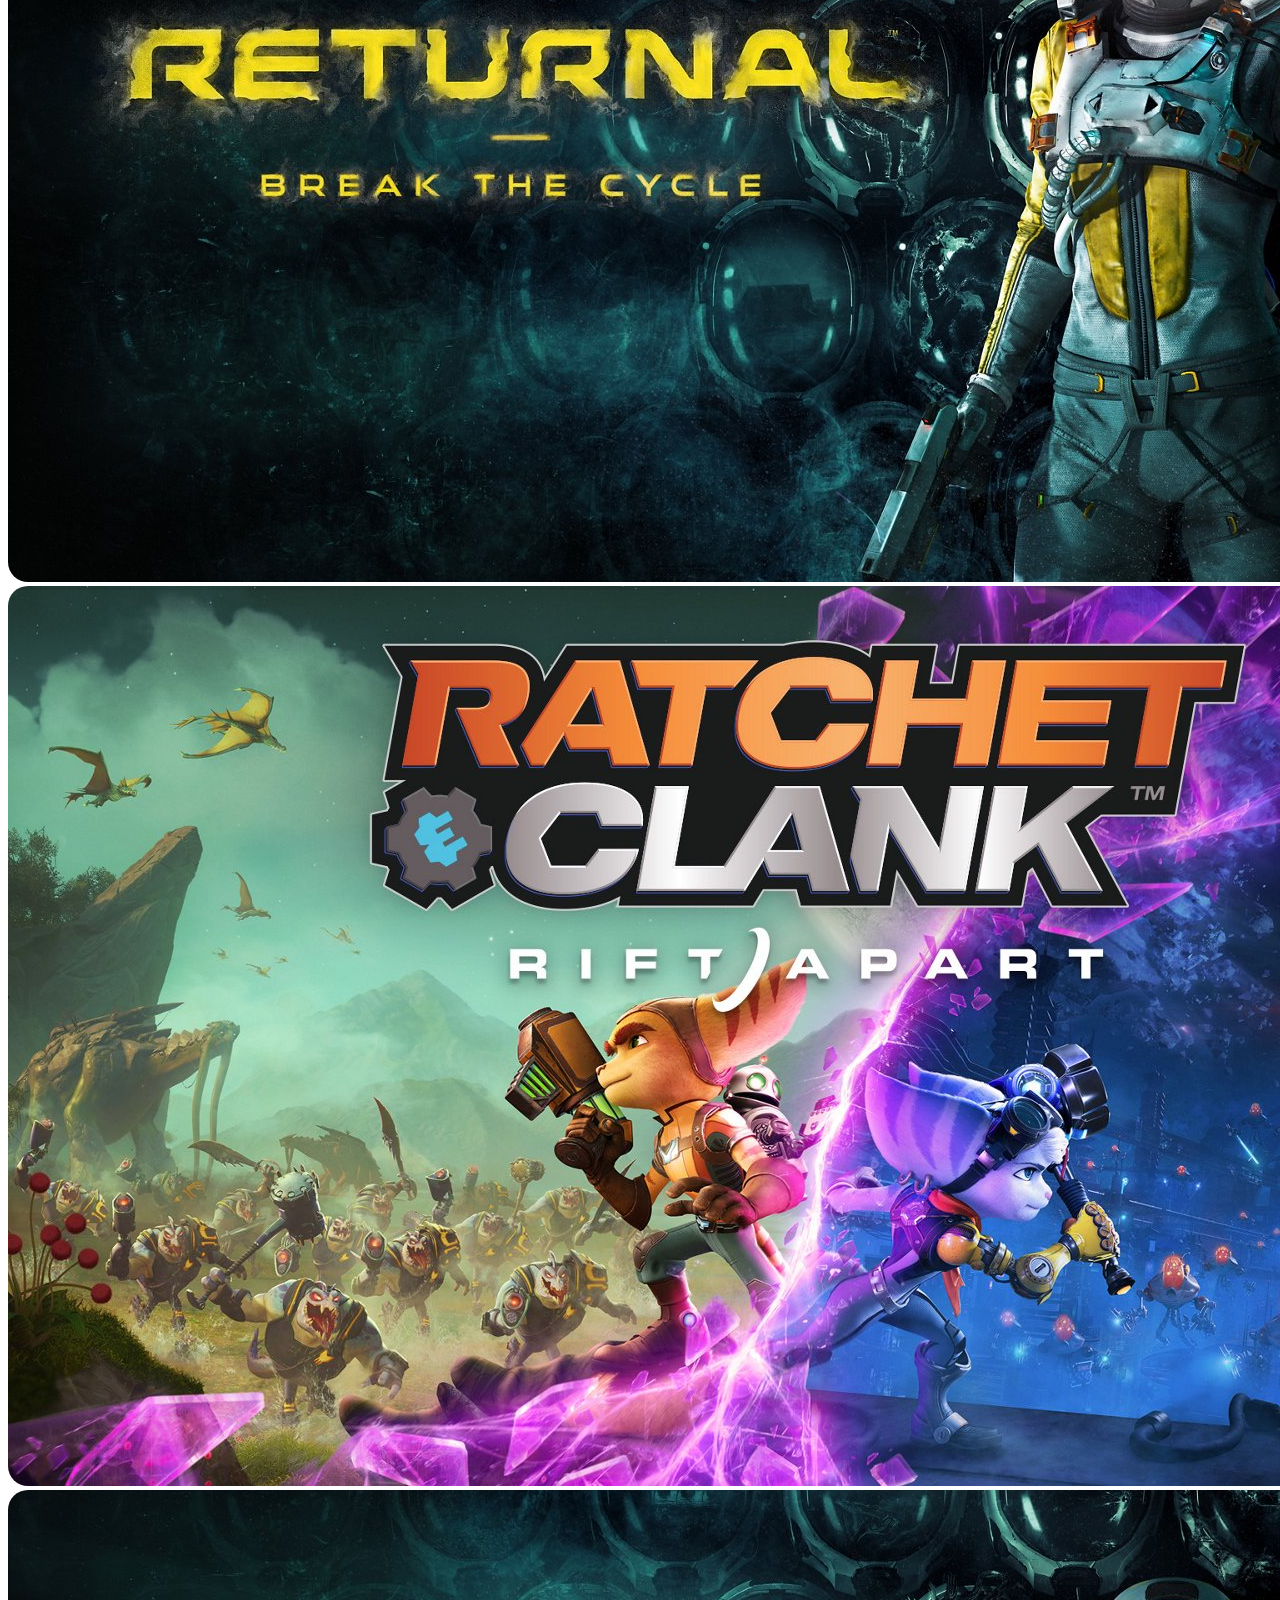
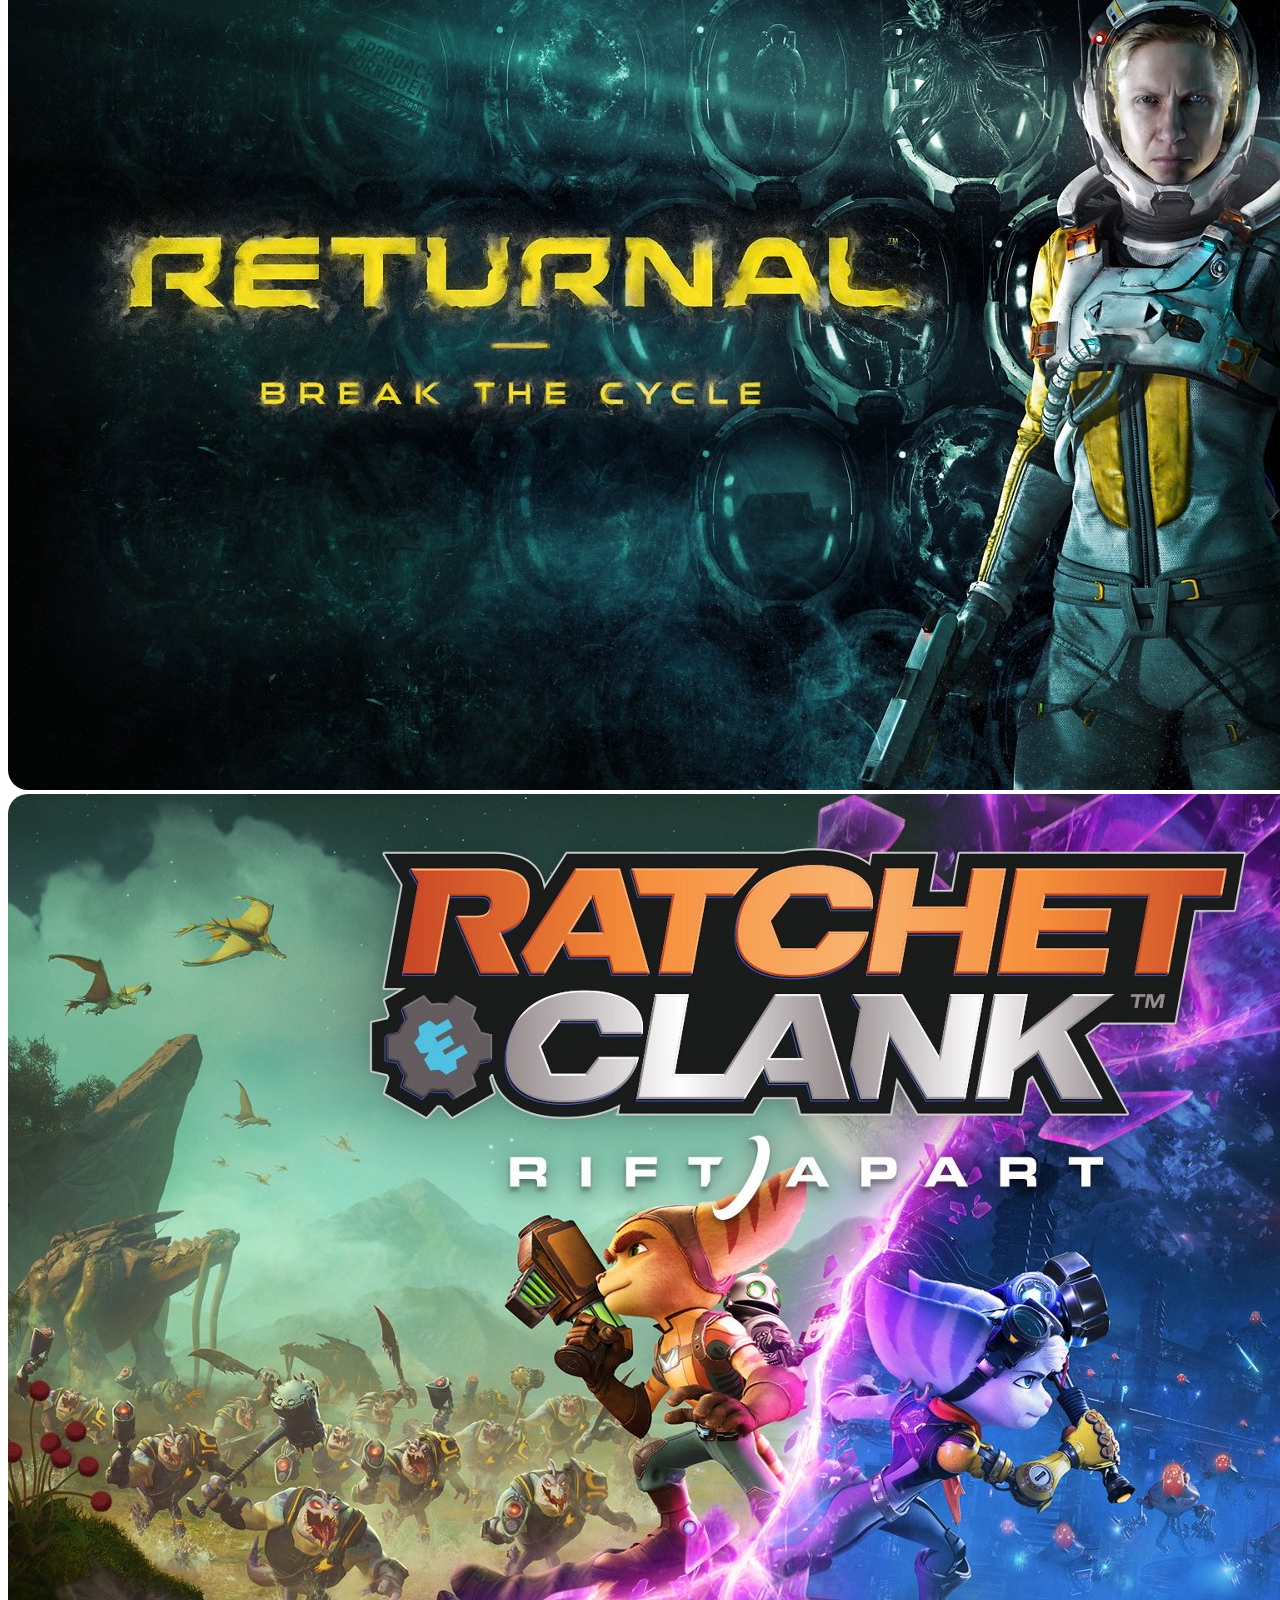
<file: 1_es-html-css/htmlcss-playstation/index.html>
<!DOCTYPE html>
<html lang="it">

<head>
    <meta charset="UTF-8">
    <meta http-equiv="X-UA-Compatible" content="IE=edge">
    <meta name="viewport" content="width=device-width, initial-scale=1.0">

    <link href="https://cdn.jsdelivr.net/npm/bootstrap@5.1.3/dist/css/bootstrap.min.css" rel="stylesheet"
        integrity="sha384-1BmE4kWBq78iYhFldvKuhfTAU6auU8tT94WrHftjDbrCEXSU1oBoqyl2QvZ6jIW3" crossorigin="anonymous">

    <link rel="stylesheet" href="css/style.css">

    <title>Playstation</title>
</head>

<body>

    <header class="sticky-top">
        <!-- Topbar black -->
        <div id="topbar" class="bg-black relative">
            <div class="container-fluid py-2 d-flex justify-content-end">
                <img src="img/sony_logo.svg" alt="Logo Sony">
            </div>
        </div>

        <!-- Navbar -->
        <nav class="navbar navbar-expand-lg navbar-light py-0 bg-white">
            <div class="container-fluid">

                <!-- Logo PS -->
                <a class="navbar-brand" href="#">
                    <img src="img/play_logo.svg" alt="Logo Playstation">
                </a>

                <!-- Menu toggler -->
                <button class="navbar-toggler" type="button" data-bs-toggle="collapse"
                    data-bs-target="#navbarSupportedContent" aria-controls="navbarSupportedContent"
                    aria-expanded="false" aria-label="Toggle navigation">
                    <span class="navbar-toggler-icon"></span>
                </button>

                <!-- Menu items -->
                <div class="collapse navbar-collapse" id="navbarSupportedContent">

                    <!-- Left dropdowns -->
                    <ul class="navbar-nav me-auto mb-2 mb-lg-0">
                        <li class="nav-item dropdown">
                            <a class="nav-link dropdown-toggle" href="#" role="button" data-bs-toggle="dropdown"
                                aria-expanded="false">
                                Giochi
                            </a>
                        </li>
                        <li class="nav-item dropdown">
                            <a class="nav-link dropdown-toggle" href="#" role="button" data-bs-toggle="dropdown"
                                aria-expanded="false">
                                Hardware
                            </a>
                        </li>
                        <li class="nav-item dropdown">
                            <a class="nav-link dropdown-toggle" href="#" role="button" data-bs-toggle="dropdown"
                                aria-expanded="false">
                                Servizi
                            </a>
                        </li>
                        <li class="nav-item dropdown">
                            <a class="nav-link dropdown-toggle" href="#" role="button" data-bs-toggle="dropdown"
                                aria-expanded="false">
                                Novit&agrave;
                            </a>
                        </li>
                        <li class="nav-item dropdown">
                            <a class="nav-link dropdown-toggle" href="#" role="button" data-bs-toggle="dropdown"
                                aria-expanded="false">
                                Fai Acquisti
                            </a>
                        </li>
                        <li class="nav-item dropdown">
                            <a class="nav-link dropdown-toggle" href="#" role="button" data-bs-toggle="dropdown"
                                aria-expanded="false">
                                Supporto
                            </a>
                        </li>
                    </ul>

                    <!-- Right buttons -->
                    <ul class="navbar-nav ms-auto mb-2 mb-lg-0">
                        <li class="nav-item dropdown">
                            <a class="nav-link dropdown-toggle" href="#" role="button" data-bs-toggle="dropdown"
                                aria-expanded="false">
                                My Playstation
                            </a>
                        </li>
                        <li class="nav-item">
                            <a href="" class="btn text-white bg-black rounded-pill">Accedi</a>
                        </li>
                        <li class="nav-item">
                            <img src="img/lens.svg" alt="Lens" class="img-fluid lens">
                        </li>
                    </ul>
                </div>
            </div>
        </nav>
    </header>

    <main>
        <!-- Jumbotron -->
        <section id="jumbotron" class="mb-4 img-bg d-flex flex-column justify-content-end">
            <div class="pt-5 px-5 mb-5">
                <div class="container-fluid mt-5">
                    <h1 class="display-5 text-white">Rompi il cerchio</h1>
                    <p class="col-12 col-md-5 fs-4 text-white">
                        Rialzati dopo ogni sconfitta e affronta una nuova sfida con ogni rinascita in questo
                        esplosivo thriller fantascientifico, disponibile in esclusiva su PS5.
                    </p>
                    <a href="#" class="btn text-white fw-bold btn-danger rounded-pill">Acquista ora</a>
                </div>
            </div>
        </section>

        <!-- Games list -->
        <section id="game-list" class="py-3 px-2 mb-4">
            <div class="container-fluid">
                <div class="row g-3">
                    <div class="col-6 col-sm-4 col-lg-2">
                        <div class="cs-border p-1 border border-3 border-primary relative">
                            <img src="img/returnal-listing-thumb-01-ps5.jpg" alt="Returnal Thumbnail" class="img-fluid">
                        </div>
                    </div>
                    <div class="col-6 col-sm-4 col-lg-2">
                        <div class="cs-border p-1 border border-3 border-white blue-border-a relative">
                            <img src="img/ratchet-and-clank-rift-apart-keyart.jpg" alt="Returnal Thumbnail"
                                class="img-fluid">
                        </div>
                    </div>
                    <div class="col-6 col-sm-4 col-lg-2">
                        <div class="cs-border p-1 border border-3 border-white blue-border-a relative">
                            <img src="img/returnal-listing-thumb-01-ps5.jpg" alt="Returnal Thumbnail" class="img-fluid">
                        </div>
                    </div>
                    <div class="col-6 col-sm-4 col-lg-2">
                        <div class="cs-border p-1 border border-3 border-white blue-border-a relative">
                            <img src="img/ratchet-and-clank-rift-apart-keyart.jpg" alt="Returnal Thumbnail"
                                class="img-fluid">
                        </div>
                    </div>
                    <div class="col-6 col-sm-4 col-lg-2">
                        <div class="cs-border p-1 border border-3 border-white blue-border-a relative">
                            <img src="img/returnal-listing-thumb-01-ps5.jpg" alt="Returnal Thumbnail" class="img-fluid">
                        </div>
                    </div>
                    <div class="col-6 col-sm-4 col-lg-2">
                        <div class="cs-border p-1 border border-3 border-white blue-border-a relative">
                            <img src="img/ratchet-and-clank-rift-apart-keyart.jpg" alt="Returnal Thumbnail"
                                class="img-fluid">
                        </div>
                    </div>
                </div>
            </div>
        </section>

        <!-- Playstation -->
        <section id="playstation" class="mb-4">
            <div class="container-fluid">
                <div class="row">
                    <div class="col-12 text-center">
                        <h6 class="text-uppercase text-primary mb-0">play has no limit</h6>
                        <h1 class="mb-4 text-black">Ecco la PlayStation 5</h1>
                        <h6>Tuffati in nuove possibilit&agrave; di gioco completamente inaspettate
                        </h6>
                    </div>
                </div>
            </div>
        </section>

        <!-- Console -->
        <section id="console" class="mb-4">
            <div class="container-fluid">
                <div class="row">
                    <div class="col-12 col-md-6 d-flex flex-column justify-content-center align-items-start">
                        <h1 class="text-black">Console PlayStation 5</h1>
                        <p>Sperimenta la nuova generazione di incredibili giochi PlayStation</p>
                        <a href="#" class="btn btn-primary rounded-pill text-white">Maggiori informazioni</a>
                    </div>
                    <div class="col-12 col-md-6">
                        <img src="img/playstation-5-thumb.png" alt="Playstation" class="img-fluid">
                    </div>
                </div>
                <div class="row g-4 justify-content-start justify-content-md-around">
                    <div class="col-4 col-md-2 pb-2 text-center border-bottom border-primary">
                        <img src="img/playstation-5-thumb.png" alt="Playstation 5" class="img-fluid">
                        <h6 class="d-none d-md-block text-black">Console PS5</h6>
                    </div>
                    <div class="col-4 col-md-2 pb-2 text-center border-bottom border-white blue-border">
                        <img src="img/joypad-thumb.png" alt="Dualsense" class="img-fluid">
                        <h6 class="d-none d-md-block">Controller wireless DualSens&trade;</h6>
                    </div>
                    <div class="col-4 col-md-2 pb-2 text-center border-bottom border-white blue-border">
                        <img src="img/headset-thumb.png" alt="Headset" class="img-fluid">
                        <h6 class="d-none d-md-block">Cuffie wireless con microfono PULSE 3&trade;</h6>
                    </div>
                    <div class="col-4 col-md-2 pb-2 text-center border-bottom border-white blue-border">
                        <img src="img/remote-thumb.png" alt="Remote" class="img-fluid">
                        <h6 class="d-none d-md-block">Telecomando media</h6>
                    </div>
                    <div class="col-4 col-md-2 pb-2 text-center border-bottom border-white blue-border">
                        <img src="img/camera-thumb.jpg" alt="Camera" class="img-fluid">
                        <h6 class="d-none d-md-block">Telecamera HD</h6>
                    </div>
                </div>
            </div>
        </section>

        <!-- Last game -->
        <section id="last-game" class="img-bg">
            <div class="container-fluid">
                <div class="row py-5 px-3">
                    <div
                        class="col-12 col-lg-4 last-game-text d-flex flex-column justify-content-end align-items-start">
                        <img src="img/it-takes-two-logo.png" alt="It takes Two logo" class="img-fluid mb-3"
                            width="250px">
                        <h1 class="text-white mb-3">Un'avventura cooperativa selvaggia ti attende</h1>
                        <p class="text-white mb-3">Trova un'amico e partite per l'avventura più folle delle vostre vite
                            in It
                            Takes Two, un gioco d'avventura cooperativa a piattaforme che stravolge il suo genere.</p>
                        <s class="btn btn-danger rounded-pill text-white">Acquista ora</s>
                    </div>
                </div>
            </div>
        </section>

        <!-- New games -->
        <section id="new-games" class="cs-bg-black py-3 mb-4">
            <div class="container-fluid">
                <div class="row">
                    <div class="col-12">
                        <h1 class="text-white mb-4">Nuove uscite</h1>
                        <h3 class="text-white mb-3">Giochi incredibili per PS4 e PS5 disponibili ora</h3>
                    </div>
                </div>
                <div class="row gy-5">
                    <div class="col-6 col-sm-4 col-lg-2">
                        <img src="img/tony-hawks-pro-skater-1-2-store-art.jpg" alt="Tony Hawks"
                            class="img-fluid rounded-3 mb-3">
                        <h6 class="text-white fw-bold">Tony Haws&trade; Pro Skater&trade; 1 + 2</h6>
                    </div>
                    <div class="col-6 col-sm-4 col-lg-2">
                        <img src="img/crash-bandicoot-4-its-about-time-store-art.jpg" alt="Crash"
                            class="img-fluid rounded-3 mb-3">
                        <h6 class="text-white fw-bold">Crash Bandicoot 4: It's About Time</h6>
                    </div>
                    <div class="col-6 col-sm-4 col-lg-2">
                        <img src="img/tony-hawks-pro-skater-1-2-store-art.jpg" alt="Tony Hawks"
                            class="img-fluid rounded-3 mb-3">
                        <h6 class="text-white fw-bold">Tony Haws&trade; Pro Skater&trade; 1 + 2</h6>
                    </div>
                    <div class="col-6 col-sm-4 col-lg-2">
                        <img src="img/crash-bandicoot-4-its-about-time-store-art.jpg" alt="Crash"
                            class="img-fluid rounded-3 mb-3">
                        <h6 class="text-white fw-bold">Crash Bandicoot 4: It's About Time</h6>
                    </div>
                    <div class="col-6 col-sm-4 col-lg-2">
                        <img src="img/tony-hawks-pro-skater-1-2-store-art.jpg" alt="Tony Hawks"
                            class="img-fluid rounded-3 mb-3">
                        <h6 class="text-white fw-bold">Tony Haws&trade; Pro Skater&trade; 1 + 2</h6>
                    </div>
                    <div class="col-6 col-sm-4 col-lg-2">
                        <img src="img/crash-bandicoot-4-its-about-time-store-art.jpg" alt="Crash"
                            class="img-fluid rounded-3 mb-3">
                        <h6 class="text-white fw-bold">Crash Bandicoot 4: It's About Time</h6>
                    </div>
                    <div class="col-6 col-sm-4 col-lg-2">
                        <img src="img/tony-hawks-pro-skater-1-2-store-art.jpg" alt="Tony Hawks"
                            class="img-fluid rounded-3 mb-3">
                        <h6 class="text-white fw-bold">Tony Haws&trade; Pro Skater&trade; 1 + 2</h6>
                    </div>
                    <div class="col-6 col-sm-4 col-lg-2">
                        <img src="img/crash-bandicoot-4-its-about-time-store-art.jpg" alt="Crash"
                            class="img-fluid rounded-3 mb-3">
                        <h6 class="text-white fw-bold">Crash Bandicoot 4: It's About Time</h6>
                    </div>
                    <div class="col-6 col-sm-4 col-lg-2">
                        <img src="img/tony-hawks-pro-skater-1-2-store-art.jpg" alt="Tony Hawks"
                            class="img-fluid rounded-3 mb-3">
                        <h6 class="text-white fw-bold">Tony Haws&trade; Pro Skater&trade; 1 + 2</h6>
                    </div>
                    <div class="col-6 col-sm-4 col-lg-2">
                        <img src="img/crash-bandicoot-4-its-about-time-store-art.jpg" alt="Crash"
                            class="img-fluid rounded-3 mb-3">
                        <h6 class="text-white fw-bold">Crash Bandicoot 4: It's About Time</h6>
                    </div>
                    <div class="col-6 col-sm-4 col-lg-2">
                        <img src="img/tony-hawks-pro-skater-1-2-store-art.jpg" alt="Tony Hawks"
                            class="img-fluid rounded-3 mb-3">
                        <h6 class="text-white fw-bold">Tony Haws&trade; Pro Skater&trade; 1 + 2</h6>
                    </div>
                    <div class="col-6 col-sm-4 col-lg-2">
                        <img src="img/crash-bandicoot-4-its-about-time-store-art.jpg" alt="Crash"
                            class="img-fluid rounded-3 mb-3">
                        <h6 class="text-white fw-bold">Crash Bandicoot 4: It's About Time</h6>
                    </div>
                </div>
            </div>
        </section>

        <!-- Old Playstation -->
        <section id="old-playstation" class="mb-4">
            <div class="container-fluid">
                <div class="row">
                    <div class="col-12 text-center">
                        <h1 class="text-black mb-4">Esplora PlayStation&reg; 4</h1>
                        <p class="mb-4">Giochi imperdibili e intrattenimento senza fine. <br> Non c'è mai stato un
                            momento migliore per giocare sulla tua PS4</p>
                    </div>
                </div>
                <div class="row">
                    <div class="col-12 col-md-4">
                        <img src="img/ps4-slim-homepage-image-block.jpg" alt="Playstation 4" class="img-fluid mb-2">
                        <h1 class="text-black">Playstation 4</h1>
                        <p class="mb-3">Giochi incredibili live su PS4, con 1 TB di spazio di archiviazione</p>
                        <a href="#" class="btn btn-primary rounded-pill text-white">Scopri di più</a>
                    </div>
                    <div class="col-12 col-md-4">
                        <img src="img/double11-202010-tw-psvr.jpg" alt="Playstation VR" class="img-fluid mb-2">
                        <h1 class="text-black">Playstation VR</h1>
                        <p class="mb-3">Oltre 500 tttoli ed esperienze di gioco. Scoprili tutti.</p>
                        <a href="#" class="btn btn-primary rounded-pill text-white">Scopri di più</a>
                    </div>
                    <div class="col-12 col-md-4">
                        <img src="img/dualshock-4-listing-thumb.jpg" alt="Dualshock 4" class="img-fluid mb-2">
                        <h1 class="text-black">Accessori</h1>
                        <p class="mb-3">Migliora la tua esperienza PS4 con una gamma di accessori ufficiali.</p>
                        <a href="#" class="btn btn-primary rounded-pill text-white">Scopri di più</a>
                    </div>
                </div>
            </div>
        </section>

        <!-- Playstation Plus -->
        <section id="plus" class="cs-bg-lightgray mb-4">
            <div class="container-fluid px-5">
                <div class="row">
                    <div class="col-12 col-md-6 d-flex flex-column justify-content-center align-items-start py-5">
                        <img src=" img/ps-plus-logo.png" alt="Playstation Plus" class="left mb-3">
                        <p class="text-black mb-3">Migliora la tua esperienza PlayStation con l'accesso a multigiocatore
                            online, giochi mensili, sconti esclusivi e altro ancora.</p>
                        <a href="#" class="btn btn-gray rounded-pill text-primary">Esplora Playstation Plus</a>
                    </div>
                    <div class="d-none d-md-block col-md-6">
                        <img src="img/ps-plus-april-monthly-games-featured-image-block.png" alt="Plus games"
                            class="img-fluid">
                    </div>
                </div>
            </div>
        </section>

        <!-- Promo -->
        <section id="promo" class="mb-5">
            <div class="container-fluid">
                <div class="row">
                    <div class="col-12 text-center">
                        <h1 class="text-black mb-3">Nuovi sconti sul PlayStation Store</h1>
                        <p class="mb-5">
                            Sconti pazzeschi, collezioni curate e saldi stagionali su PS5, PS4 e PS VR, tutti in un
                            unico posto.
                        </p>
                    </div>
                </div>
                <div class="row">
                    <div class="col-12 col-md-4 px-3 pt-4">
                        <img src="img/playstation-store-games-under-20-spotlight.jpg" alt="Under 20" class="img-fluid">
                    </div>
                    <div class="col-12 col-md-4 px-3 pt-4">
                        <img src="img/playstation-store-golden-week-sale-spotlight.jpg" alt="Week" class="img-fluid">
                    </div>
                    <div class="col-12 col-md-4 px-3 pt-4">
                        <img src="img/playstation-store-free-to-play-spotlight.png" alt="Free to play"
                            class="img-fluid">
                    </div>
                </div>
            </div>
        </section>

        <!-- Playstation now -->
        <section id="now" class="cs-bg-deepblue mb-4">
            <div class="container-fluid">
                <div class="row px-4">
                    <div class="col-12 col-md-6 py-4 d-flex flex-column justify-content-center align-items-start">
                        <img src="img/ps-now-logo-two-column.png" alt="PS now" class="mb-5 left">
                        <p class="text-white mb-5">Ottieni l'accesso immediatto a una vastissima raccolta di olttre 800
                            gochi per PS4, PS3 e PS2 o PC Windows, con nuovi titoli aggiunti ogni mese</p>
                        <a href="#" class="btn btn-light text-black rounded-pill">Esplora PlayStation Now</a>
                    </div>
                    <div class="d-none d-md-block col-md-6">
                        <img src="img/ps-now-april-featured-image-block.png" alt="" class="img-fluid">
                    </div>
                </div>
            </div>
        </section>

        <!-- Social -->
        <section id="social" class="mb-4">
            <div class="container-sm">
                <div class="row py-5 g-3 justify-content-center">
                    <div class="col-12 text-center mb-4">
                        <h2 class="text-black">Seguici sui social media</h2>
                    </div>
                    <div class="col-6 col-sm-2">
                        <img src="img/twitter.jpg" alt="Twitter" class="img-fluid">
                    </div>
                    <div class="col-6 col-sm-2">
                        <img src="img/facebook.jpg" alt="facebook" class=" img-fluid">
                    </div>
                    <div class="col-6 col-sm-2">
                        <img src="img/instagram.jpg" alt="Instgram" class="img-fluid">
                    </div>
                    <div class="col-6 col-sm-2">
                        <img src="img/youtube.png" alt="Youtube" class="img-fluid">
                    </div>
                </div>
            </div>
        </section>

        <!-- Footer -->
        <footer class="cs-bg-blue">
            <div class="container-fluid">
                <div class="row py-5">
                    <div class="col-12 col-lg-6">
                        <img src="img/ps-footer.svg" alt="Logo Ps" class="left mb-3">
                        <p class="text-white">
                            <img src="img/language-globe.svg" alt="Globe" class="globe">
                            Country/Region: Italy
                        </p>
                    </div>
                    <div class="col-12 col-lg-6 d-flex flex-column flex-md-row justify-content-around pe-5">
                        <ul class="d-inline-block me-5">
                            <li><a href="#" class="text-white">Link footer n</a></li>
                            <li><a href="#" class="text-white">Link footer n</a></li>
                            <li><a href="#" class="text-white">Link footer n</a></li>
                            <li><a href="#" class="text-white">Link footer n</a></li>
                            <li><a href="#" class="text-white">Link footer n</a></li>
                        </ul>
                        <ul class="d-inline-block me-5">
                            <li><a href="#" class="text-white">Link footer n</a></li>
                            <li><a href="#" class="text-white">Link footer n</a></li>
                            <li><a href="#" class="text-white">Link footer n</a></li>
                            <li><a href="#" class="text-white">Link footer n</a></li>
                            <li><a href="#" class="text-white">Link footer n</a></li>
                            <li><a href="#" class="text-white">Link footer n</a></li>
                            <li><a href="#" class="text-white">Link footer n</a></li>
                        </ul>
                        <ul class="d-inline-block">
                            <li><a href="#" class="text-white">Link footer n</a></li>
                            <li><a href="#" class="text-white">Link footer n</a></li>
                            <li><a href="#" class="text-white">Link footer n</a></li>
                        </ul>
                    </div>
                    <div class="col-12 col-md-6">
                        <img src="img/sie-logo.svg" alt="Sony IE" class="left mb-2">
                        <p class="text-white">Lorem ipsum, dolor sit amet consectetur adipisicing elit. Culpa iure
                            dignissimos quasi architecto voluptate? Ut vel quaerat error necessitatibus ullam repellat
                            inventore aperiam ipsum cupiditate, nesciunt non dolor officia totam?</p>
                    </div>
                </div>
            </div>
        </footer>
    </main>

</body>

</html>
</file>
<file: 1_es-html-css/html-css-12bool/css/style.css>
[class*="col"] {
    height: 50px;
    line-height: 50px;
    background-color: blue;
    margin-right: 1px;
    margin-bottom: 1px;
    text-align: center;
    color: white;

    padding: 0.2rem;
}

[class*="col"] div[class*="col"] {
    height: 40px;
    line-height: 40px;
    background-color: green;
}

hr {
    margin: 1rem 0;
    border: 0;
}
</file>
<file: 1_es-html-css/html-css-booleaner/css/style.css>
header {
    background-color:dodgerblue;
    background-image: url('../img/pattern.png');
}

table {
    border-collapse: collapse;
    table-layout: fixed;
    width: 100%;
}

thead {
    background-color: rgb(32, 169, 229);
    color: white;
    text-align: left;
}

.link {
    color: rgb(121, 203, 239);
}

.highlighted {
    /* Potevo usare anche <mark> */
    background-color: #FFFF00;
}

.table-bg-cyan {
    background-color: rgb(177, 229, 242);
}

.gray-text {
    color: rgb(133, 133, 133);
}

.no-margin-x {
    margin-top: 0;
    margin-bottom: 0;
}

.img-container {
    height: 150px;
    width: 200px;
    margin-bottom: 10px;

    padding: 10px;

    background-size: cover;

    color: white;
    font-size: 20px;
    font-weight: bold;
    
}

#logo {
    height: 80px;
    margin-top: 90px;
}

#article-title {
    margin-bottom: 2em;
}

#title {
    font-size: 32px;
    font-weight: 900;
    margin-bottom: 0;
}

#author {
    font-size: 18px;
}

#sources {
    font-size: 12px;
}

#img-1 {
    background-image: url('../img/monitor.jpg');
}

#img-2 {
    background-image: url('../img/graph.jpg');

}
</file>
<file: 1_es-html-css/html-css-bootstrap-freelancer/css/style.css>
/* Color utility */

.navbar-blue {
    background-color: #2C3E50;
}

.jumbo-green {
    background-color: rgb(26, 188, 156);
}

.footer-blue {
    background-color: rgb(58, 84, 109);
}

.footer-deep-blue {
    background-color: rgb(44, 62, 80);
}

.img-profile {
    width: 250px;
}

.line {
    width: 100px;
    border: 2px solid white;
    border-radius: 2px;
}

.line-blue {
    border-color: rgb(33, 37, 41);
}

.text-teal {
    color: rgb(25, 191, 157);
}
</file>
<file: 1_es-html-css/html-css-resp-wannabe/css/style.css>
.row {
  width: 992px;
  margin-left: auto;
  margin-right: auto;
  margin-top: 100px;
}

/* BLOCCO LEZIONI */
#lezioni .row>.left,
#lezioni .row>.right {
  width: 50%;
  float: left;
}

#lezioni .row img {
  /* per centrare orizzontalmente */
  display: block;
  margin-right: auto;
  margin-left: auto;
}

#lezioni {
  text-align: center;
}

/* BLOCCO STEPS */
#steps .row>.left,
#steps .row>.central,
#steps .row>.right {
  float: left;
  width: 33%;
}

#steps {
  text-align: center;
}

/* BLOCCO PERCHE */
#why {
  text-align: center;
}

#why .row>.first,
#why .row>.second,
#why .row>.third {
  width: 100%;
  margin-top: 80px;
}

#why .row img {
  background-color: #428bca;
  border-radius: 50%;
  padding: 30px
}

/* COMMON */
.row::after {
  content: '';
  display: table;
  clear: both;
}

.container.grey {
  background-color: #f9f9f9;
}

img {
  height: 200px;
}

.clear {
  clear: both;
}

@media screen and (max-width: 420px) {

  .row {
    width: 100%;
    margin-top: 0;
  }

  #lezioni .row>.left,
  #lezioni .row>.right,
  #steps .row>.left,
  #steps .row>.right,
  #steps .row>.central {
    display: block;
    float: none;
    width: 100%;
  }

  #why, #lezioni {
    background-color: rgb(242, 242, 205);
  }

  #lezioni div.row h1 {
    margin-top: 0;
  }
}
</file>
<file: 1_es-html-css/htmlcss-playstation/css/style.css>
/* Body */
body {
    font-family: Arial, Helvetica, sans-serif;
    color: #717171;
}

/* BG Utility */
.img-bg {
    background-position: center;
    background-size: cover;
}

/* Color utility */
.cs-bg-black {
    background-color: rgb(31, 31, 31);
}

.cs-bg-lightgray {
    background-color: rgb(190, 188, 187);
}

.cs-bg-blue {
    background-color: rgb(0, 67, 156);
}

.cs-bg-deepblue {
    background-color: rgb(22, 28, 59);
}

.btn-gray {
    background-color: rgb(217, 218, 220);
    border-color: rgb(217, 218, 220);
}

/* Hover effect */
.blue-border,
.blue-border-a {
    transition: transform 1s ease, border .3s;
}

.blue-border:hover,
.blue-border-a:active {
    border-color: rgb(7, 118, 207) !important;
}

.blue-border-a:hover {
    transform: translateY(-20px);
}

.btn {
    transition: box-shadow .2s;
}

.btn:hover {
    box-shadow: 5px 5px rgba(0, 0, 0, 0.336);
}

.btn.btn-danger:hover {
    box-shadow: 5px 5px white;
}

/* Header */
div#topbar {
    font-family: Helvetica, sans-serif;
}

div#topbar img {
    width: 6%;
    min-width: 60px;
}

nav .dropdown-toggle::after {
    content: url('./../img/chevron-down-solid.svg');
    width: 12px;
    vertical-align: middle;
    border: none;
}

nav .nav-item:hover .dropdown-toggle::after {
    content: url('./../img/chevron-down-solid-hover.svg');
}

nav img.lens {
    width: 2.3rem;
    vertical-align: middle;
}

/* Jumbotron */
section#jumbotron {
    background-image: url('./../img/jumbo-bg.png');
}

section#jumbotron {
    height: 60vh;
}

/* Games list */
section#game-list div.cs-border img {
    border-radius: 20px;
}

section#game-list div.cs-border.border {
    border-radius: 25px;
    transition: border .2s;
}

/* Last Game */
section#last-game {
    background-image: url('./../img/it-takes-two-hero-banner-desktop.jpg');
}

/* Playstation Plus */
section#plus img.left {
    width: 70%;
}

/* Playstation Now */
section#now img.left {
    width: 60%;
}

/* Footer */
footer li {
    list-style-type: none;
    line-height: 2rem;
}

footer li a {
    text-decoration: none;
}

footer img.left {
    width: 20%;
    max-width: 140px;
}

footer img.globe {
    width: 16px;
    vertical-align: middle;
}
</file>
<file: 1_es-html-css/html-css-12bool/css/custom-framework.css>
/* ! RESET */
* {
    box-sizing: border-box;
    margin: 0;
    padding: 0;
}

.container {
    margin: 0 auto;
    max-width: 1170px;
}

.row {
    display: flex;
    flex-direction: row;
    flex-wrap: wrap;
}

[class*="col-"] {
    flex: 0 0 auto;
}

.col {
    flex-grow: 1;
    flex-basis: 0;
    max-width: 100%;
}

.col-1 {
    flex-basis: calc((100% / 12) * 1 - 1px);
    max-width: calc((100% / 12) * 1 - 1px);
}

.col-2 {
    flex-basis: calc((100% / 12) * 2 - 1px);
    max-width: calc((100% / 12) * 2 - 1px);
}

.col-3 {
    flex-basis: calc((100% / 12) * 3 - 1px);
    max-width: calc((100% / 12) * 3 - 1px);
}

.col-4 {
    flex-basis: calc((100% / 12) * 4 - 1px);
    max-width: calc((100% / 12) * 4 - 1px);
}

.col-5 {
    flex-basis: calc((100% / 12) * 5 - 1px);
    max-width: calc((100% / 12) * 5 - 1px);
}

.col-6 {
    flex-basis: calc((100% / 12) * 6 - 1px);
    max-width: calc((100% / 12) * 6 - 1px);
}

.col-7 {
    flex-basis: calc((100% / 12) * 7 - 1px);
    max-width: calc((100% / 12) * 7 - 1px);
}

.col-8 {
    flex-basis: calc((100% / 12) * 8 - 1px);
    max-width: calc((100% / 12) * 8 - 1px);
}

.col-9 {
    flex-basis: calc((100% / 12) * 9 - 1px);
    max-width: calc((100% / 12) * 9 - 1px);
}

.col-10 {
    flex-basis: calc((100% / 12) * 10 - 1px);
    max-width: calc((100% / 12) * 10 - 1px);
}

.col-11 {
    flex-basis: calc((100% / 12) * 11 - 1px);
    max-width: calc((100% / 12) * 11 - 1px);
}

.col-12 {
    flex-basis: calc((100% / 12) * 12 - 1px);
    max-width: calc((100% / 12) * 12 - 1px);
}

.offset-1 {
    margin-left: calc((100% / 12) * 1);
}

.offset-2 {
    margin-left: calc((100% / 12) * 2);
}

.offset-3 {
    margin-left: calc((100% / 12) * 3);
}

.offset-4 {
    margin-left: calc((100% / 12) * 4);
}

.offset-5 {
    margin-left: calc((100% / 12) * 5);
}

.offset-6 {
    margin-left: calc((100% / 12) * 6);
}

.offset-7 {
    margin-left: calc((100% / 12) * 7);
}

.offset-8 {
    margin-left: calc((100% / 12) * 8);
}

.offset-9 {
    margin-left: calc((100% / 12) * 9);
}

.offset-10 {
    margin-left: calc((100% / 12) * 10);
}

.offset-11 {
    margin-left: calc((100% / 12) * 11);
}

.offset-12 {
    margin-left: calc((100% / 12) * 12);
}
</file>
<file: 1_es-html-css/html-css-boolando/css/style.css>
/* * RESET */
* {
    box-sizing: border-box;
    margin: 0;
    padding: 0;
}

body {
    font-family: sans-serif;
}

/* ! Switch image on hover */

img {
    height: 600px;
}

img+img {
    display: none;
}

.card:hover img {
    display: none;
}

.card:hover img+img {
    display: inline-block;
}

/* ! */

.container {
    width: 95%;
    margin: 50px auto;
}

.row {
    margin-bottom: 30px;
    text-align: center;
}

.card {
    display: inline-block;
    position: relative;
    margin-left: 2px;
}

/* Tag product */

.tag {
    display: inline-block;
    font-weight: bold;
    height: 22px;
    color: white;
    bottom: 60px;
    position: absolute;
    z-index: 2;
    padding: 2px;
}

.discount {
    background-color: red;
    width: 40px;
    left: 0;
}

.sustenibility {
    background-color: green;
    left: 45px;
}

.no-spacing {
    left: 0;
}

/* Heart like */

.heart {
    display: inline-block;
    height: 35px;
    width: 35px;
    background-color: white;
    color: black;
    position: absolute;
    font-size: 2rem;
    z-index: 5;
    top: 10px;
    right: 0;
}

.heart:active,
.heart:visited {
    color: red;
}

/* Info section */

.info {
    text-align: left;
    font-weight: bold;
    padding: 0 5px;
}

.brand {
    color: gray;
    font-size: 12px;
}

.name {
    text-transform: uppercase;
    font-weight: bold;
}

.current-price {
    color: red;
}

.old-price {
    text-decoration: line-through;
}
</file>
<file: 1_es-html-css/html-css-spotifyweb/css/style.css>
/* Imports */
@import url('http://fonts.cdnfonts.com/css/circular-std?styles=17909,17910,17911,17912,17907,17908,17905,17906');

/* RESET */
* {
    box-sizing: border-box;
    margin: 0;
    padding: 0;
}

/* Layout utility */
.relative {
    position: relative;
}

.flexbox-container {
    display: flex;
}

/* Color utility */
.bg-black {
    background-color: black;
}

.bg-darkgray {
    background-color: rgb(38, 38, 38);
}

.bg-darkblue {
    background-color: rgb(20, 25, 34);
}

.text-white {
    color: white;
}

.text-gray {
    color: rgb(105, 105, 105);
}

/* HTML/Body behavior */
body {
    font-family: 'Circular Std', sans-serif;
}

/* General */
input[type="range"] {
    -webkit-appearance: none;
    appearance: none;

    height: 5px;

    background: rgb(105, 105, 105);
    outline: none;

    opacity: .7;
}

/* Desktop-First */
/* ! Main */
main {
    width: 100vw;
    height: calc(100vh - 81px);
}

/* * Sidenav */
main nav.sidenav {
    height: 100%;
    flex-basis: 250px;
    min-height: 134px;
    flex-direction: column;
    justify-content: space-between;
    overflow: hidden;
}

main nav.sidenav div.navigation {
    flex-direction: column;
}

main nav.sidenav div.navigation img {
    width: 55%;
    margin: .5rem auto;
}

main nav.sidenav div.navigation img#small-logo {
    display: none;
}


main nav.sidenav div.navigation ul li {
    margin-top: .5rem;
    border-left: solid 2px black;
}

main nav.sidenav div.navigation ul li:hover a {
    color: white;
}

main nav.sidenav div.navigation ul li.active {
    border-left: solid 2px greenyellow;
}

main nav.sidenav div.navigation ul li a {
    text-decoration: none;
    font-weight: 450;
    font-size: 17px;
    line-height: 30px;
}

main nav.sidenav div.navigation ul li img {

    width: 35px;

    object-fit: cover;
    vertical-align: middle;
}

main nav.sidenav div.navigation>p {
    text-transform: uppercase;
    font-size: 12px;

    margin: 1rem .2rem;
}

main nav.sidenav div.navigation ul.playlist {
    max-height: 40vh;
    overflow: auto;
}

main nav.sidenav div.navigation ul.playlist li {
    font-size: 12px;
    margin-bottom: .8rem;
}

main nav.sidenav div.navigation ul.playlist li i {
    font-size: 20px;
    background-color: rgb(199, 199, 199);
    padding: .2rem .25rem;
    height: 100%;
    margin-left: 0;
    color: black;
}

main nav.sidenav div.profile-option {
    width: 100%;
    padding: .7rem;
}

main nav.sidenav div.profile-option div.install {
    border-bottom: 1px solid gray;
    padding: 10px 0;
    font-size: 12px;
}

main nav.sidenav div.profile-option div.install {
    border-bottom: 1px solid gray;
    padding: 10px 0;
}

main nav.sidenav div.profile-option div.install:hover p {
    color: white;
}

main nav.sidenav div.profile-option div.install i.fas.fa-arrow-circle-down {
    margin-right: .2rem;
}

main nav.sidenav div.profile-option div.profile {
    padding: 10px 0 0 0;
    line-height: 30px;
}

main nav.sidenav div.profile-option div.profile img {
    display: inline-block;
    width: 30px;
    background-color: rgb(105, 105, 105);
    padding: .25rem;
    border-radius: 50%;
    vertical-align: middle;
}

main nav.sidenav div.profile-option div.profile p {
    display: inline-block;
}

/* * Main Section */
main section.main-section {
    height: 100%;
    width: calc(100% - 250px);
    overflow-y: auto;
}

main section.main-section div.call-to-action {
    position: fixed;
    top: 0;
    right: 0;
    z-index: 2;

    width: calc(100% - 250px);
    height: 75px;
    min-height: 75px;

    background-color: rgba(0, 0, 0, 0.363);

    justify-content: end;
    align-items: center;
}

main section.main-section div.call-to-action a.call-btn {
    text-decoration: none;
    text-transform: uppercase;
    font-size: 12px;

    padding: .6rem 2.5rem;
    margin-right: 1rem;

    border: 1px solid white;
    border-radius: 1.5rem;

    transition: all .5s;
}

main section.main-section div.call-to-action a.call-btn:hover {
    transform: scale(1.1);
}

main section.main-section div.categories {
    margin-top: 75px;
    margin-bottom: 4rem;
    justify-content: center;
    flex-wrap: wrap;
}

main section.main-section div.categories ul {
    justify-content: space-around;
    column-gap: 1.5rem;
    flex-wrap: wrap;
}

main section.main-section div.categories ul li {
    list-style: none;
}

main section.main-section div.categories ul li:hover a {
    color: white;
}

main section.main-section div.categories ul li a {
    text-transform: uppercase;
    text-decoration: none;
    font-size: 12px;
    font-weight: bold;
}

main section.main-section div.categories ul li hr.active {
    position: absolute;
    bottom: 0;
    left: 50%;
    transform: translateX(-50%);

    border: 1px greenyellow solid;
    width: 30px;
}

main section.main-section div.music {
    margin-top: 3rem;
    padding: 0 2rem;
}

main section.main-section div.music h4.subtitle {
    font-size: 13px;
}

main section.main-section div.music div.carousel {
    gap: 1.5rem;
    flex-wrap: wrap;
    margin-top: 1rem;
}

main section.main-section div.music div.carousel div.album {
    flex-direction: column;
    width: calc(100% / 6 - 1.5rem);
    text-align: center;
}

main section.main-section div.music div.carousel div.album img {
    width: 100%;
}

main section.main-section div.music div.carousel div.album div.hover {
    display: none;
    position: absolute;

    top: 0;
    left: 0;

    width: 100%;
    height: 100%;


    background-color: rgba(0, 0, 0, 0.4);

    font-size: 50px;
}

main section.main-section div.music#artists div.carousel div.album div.hover {
    border-radius: 50%;
}

main section.main-section div.music div.carousel div.album:hover div.hover {
    display: inherit;
}

main section.main-section div.music div.carousel div.album div.image i {
    position: absolute;
    top: 50%;
    left: 50%;

    transform: translate(-50%, -50%);
}

main section.main-section div.music#artists div.carousel div.album img {
    border-radius: 50%;
}

main section.main-section div.music div.carousel div.album h6 {
    margin-top: .5rem;
    font-size: 18px;
}

main section.main-section div.music div.carousel div.album p {
    margin-top: .3rem;
    font-size: 12px;
}

/* Footer */
footer#controls {
    width: 100vw;
    height: 80px;

    min-height: 60px;

    z-index: 10;

    justify-content: space-between;
    align-items: center;
}

footer#controls div#current-playing {
    margin-left: 1rem;
    align-items: center;
    justify-content: space-between;
}

footer#controls div#current-playing .left {
    align-items: center;
}

footer#controls div#current-playing img {
    height: 70px;
    padding: .8rem .8rem .8rem 0;
}

footer#controls div#current-playing div.song-info {
    flex-direction: column;
}

footer#controls div#current-playing div.song-info h6.title {
    font-size: 15px;
}

footer#controls div#current-playing div.song-info p.author {
    font-size: 12px;
}

footer#controls div#current-playing div.song-info:hover p.author {
    color: white;
}

footer#controls div#current-playing div.buttons {
    margin-left: 2rem;
}

footer#controls div#current-playing div.buttons i {
    margin-left: .5rem;
}

footer#controls div#current-playing div.buttons i:hover {
    color: white;
}

footer#controls div#control-buttons {
    flex-direction: column;
}

footer#controls div#control-buttons div.buttons {
    justify-content: center;
    align-items: center;
    flex-shrink: 5;
}

footer#controls div#control-buttons div.buttons i {
    margin: 0 1rem;
    font-size: 1.1rem;
}

footer#controls div#control-buttons div.buttons i.fa-play-circle {
    font-size: 2.5rem;
}

footer#controls div#control-buttons div.buttons i.fa-play-circle:hover {
    transform: scale(1.2);
}

footer#controls div#control-buttons div.position {
    margin-top: .3rem;
    align-items: center;
    font-size: 12px;
}

footer#controls div#control-buttons div.position hr {
    margin: 0 1rem;
    width: 30vw;
}

footer#controls div#control-buttons div.position hr.lower {
    border: 2px solid rgb(105, 105, 105);
    border-radius: 1%;
}

footer#controls div#control-buttons div.position hr.upper {
    position: absolute;
    border: 2px solid white;
    top: 0;
    border-radius: 5%;
    width: 10vw;
}

footer#controls div#control-buttons div.position:hover hr.upper {
    border: 2px solid greenyellow;
}

footer#controls div#control-buttons div.position div.pointer {
    display: none;
    position: absolute;
    background-color: white;
    width: 15px;
    height: 15px;
    top: 0;
    left: 33%;

    transform: translateY(-35%);

    border-radius: 50%;
}

footer#controls div#control-buttons div.position:hover div.pointer {
    display: block;
}

footer#controls div#control-player {
    margin-right: 1rem;
    align-items: center;
    width: 20%;
}

footer#controls div#control-player div.volume {
    width: 50%;
}

footer#controls div#control-player div.volume hr.lower {
    border: 2px solid gray;
}

footer#controls div#control-player div.volume hr.upper {
    position: absolute;
    top: 0;

    border: 2px solid white;
    width: 50px;
}

footer#controls div#control-player div.volume div.pointer {
    display: none;
    position: absolute;
    top: -5px;

    left: 50%;
    background-color: white;

    width: 15px;
    height: 15px;
    border-radius: 40%;
}

footer#controls div#control-player div.volume:hover div.pointer {
    display: inline-block;
}

footer#controls div#control-player i {
    margin: 0 .3rem;
}


/* Lg Screen */
@media screen and (max-width: 1200px) {
    main section.main-section div.music div.carousel div.album {
        width: calc(100% / 4 - 1.5rem);
    }

    footer#controls div#control-player {
        margin-right: 0px;

        flex-wrap: wrap;
        justify-content: center;
        row-gap: 1rem;
    }

    footer#controls div#control-player div.volume div.pointer {
        left: 55%;
    }
}

/* Md Screen */
@media screen and (max-width: 992px) {
    main section.main-section div.music div.carousel div.album {
        width: calc(100% / 2 - 1.5rem);
    }
}

/* Sm Screen */
@media screen and (max-width: 768px) {

    main nav.sidenav div.navigation img#big-logo,
    main nav.sidenav div.navigation ul li a,
    main nav.sidenav div.navigation>p,
    main nav.sidenav div.navigation ul.playlist,
    main nav.sidenav div.profile-option div.profile p,
    main nav.sidenav div.profile-option div.install span {
        display: none;
    }

    main nav.sidenav div.profile-option div.install {
        border-bottom: none;
    }

    main nav.sidenav div.profile-option {
        padding: .2rem;
    }

    main nav.sidenav div.profile-option div.install i.fas.fa-arrow-circle-down {
        margin: 0 25%;
        font-size: 15px;
    }

    main nav.sidenav div.navigation img#small-logo {
        display: block;
    }

    main nav.sidenav {
        flex-basis: 40px;
    }

    main section.main-section {
        width: calc(100% - 40px);
    }
}
</file>
<file: 1_es-html-css/html-css-toboolist/css/style.css>
/* Import font */
@import url('https://fonts.googleapis.com/css2?family=Roboto&display=swap');

/* Reset */
* {
    box-sizing: border-box;
    margin: 0;
    padding: 0;
    font-family: 'Roboto', sans-serif;
}

/* Global */
body {
    background-color: rgb(246, 248, 249);
    line-height: 2em;
}

/* Header & Main */
header {
    background-color: white;
    height: 80px;
}

.container {
    background-color: white;
    width: 60%;
    margin: 50px auto 0;
    /* padding: 20px; */
    border-radius: 10px;
}

.buttons {
    padding: 20px;
}

/* Buttons */
.btn {
    padding: 7px;
    border-radius: 5px;
    font-weight: 600;
}

/* Sections */
.sections {
    margin-left: 10px;
    margin-top: 30px;
}

.section {
    list-style-type: none;
}

.section-todo {
    margin-left: 5px;
    vertical-align: middle;
}

.section-title {
    font-size: 25px;
    font-weight: bold;
    list-style: '\25BC';
}

/*  Chips and color */
.chips {
    padding: 5px;
    border: none;
    border-radius: 15px;
    color: white;
}

.blue {
    background-color: rgb(69, 171, 234);
}

.violet {
    background-color: rgb(156, 114, 228);
}

.green {
    background-color: rgb(100, 192, 169);
}

.orange {
    background-color: rgb(242, 158, 51);
}

.pink {
    background-color: rgb(216, 99, 161);
}

.acid {
    background-color: rgb(176, 201, 38);
}

/* Type of list image */
.done {
    list-style-image: url('../img/iconmonstr-check-mark-circle-thin.svg');
}

.done::before {
    color: green
}

.undone {
    list-style-image: url('../img/iconmonstr-x-mark-7.svg');
}

/* IDS */
#title {
    display: inline-block;
    font-weight: 900;
    height: 100%;
}

#add-task {
    background-color: rgb(71, 173, 241);
    color: white;
    border: none;
}

#add-section {
    background-color: white;
    color: lightgrey;
    border: 1px solid lightgray;
}

#to-dos {
    margin: 20px;
}

#divider {
    height: 3px;
    border: none;
    background-color: rgb(246, 248, 249);
    width: 100%;
}
</file>
<file: 1_es-html-css/htmlcss-discord/css/style.css>
/* ! RESET */
* {
    box-sizing: border-box;
    margin: 0;
    padding: 0;
}

.clearfix::after {
    content: "";
    display: block;
    clear: both;
}

html {
    scroll-behavior: smooth;
}

body {
    font-family: 'Whitney', sans-serif;
}

/* Utility */

.fl-left {
    float: left;
}

.mg-bot {
    margin-bottom: 2rem;
}

/* Color utility */
.bg-gray {
    background-color: rgb(246, 246, 246);
}

.bg-white {
    background-color: white;
}

.bg-blue {
    background-color: #8ea1e1;
    color: white;
}

.btn-black {
    background-color: black;
    color: white;
}

/* Generics */
.btn {
    border: none;
    padding: 8px 10px;
    border-radius: 30px;
}

.btn-large {
    padding: 12px 15px;
}

/* Header */
header {
    width: 100%;
    height: 80px;
    background-color: rgb(49, 97, 224);
    line-height: 80px;
}

.container {
    width: 75%;
    max-width: 1180px;
    height: 100%;
    margin: 0 auto;
}

.logo {
    width: 20%;
}

.logo>img {
    vertical-align: middle;
}

.main-nav {
    width: 60%;
    text-align: center;
}

.login {
    width: 20%;
    text-align: right;
}

nav ul li {
    display: inline;
    margin-right: 1vw;
    font-weight: 500;
}

nav ul li a {
    color: white;
    text-decoration: none;
}

/* Jumbotron */

.jumbotron {
    background-image: url('../img/jumbo.png');
    background-size: cover;
    height: 60vh;
    width: 100%;
}

.page-title {
    text-align: center;
    color: white;
    padding: 75px 50px;
}

.jumbotron h1 {
    font-size: 50px;
}

.jumbotron p {
    width: 60%;
    margin: 0 auto;
    line-height: 1.5rem;
}

.buttons {
    padding: 1.5rem 0;
}

.buttons .btn {
    margin-right: 1rem;
}

/* * Content */

.main-section {
    padding: 100px 20px;
}

.img-element img {
    width: 100%;
}

.img-element {
    width: 65%;
}

.text-element {
    width: 35%;
    padding-top: 2.1rem;
}

.text-element h2, .full-width-element h2 {
    font-size: 3rem;
    margin-bottom: 1em;
}

.text-element p, .full-width-element p {
    line-height: 1.6em;
}

.full-width-element {
    width: 100%;
    text-align: center;
}

.full-width-element img {
    width: 100%;
}

.stars-title {
    width: 50%;
    margin: 2rem auto;
    background-image: url('../img/stars.svg');
    background-size: contain;
    padding: 2rem 1rem 1rem;
    background-repeat: no-repeat;
}

/* Footer */
</file>
<file: 1_es-html-css/htmlcss-dropbox/css/style.css>
/* Imports */
@import url('https://fonts.googleapis.com/css2?family=Open+Sans:ital,wght@0,300;0,400;0,500;0,600;0,700;0,800;1,300;1,400;1,500;1,600;1,700;1,800&display=swap');

/* RESET */
* {
    box-sizing: content-box;
    margin: 0;
    padding: 0;
}

/* Floating utility */
.clearfix::after {
    content: "";
    display: table;
    clear: both;
}

.fl-left {
    float: left;
}

.fl-right {
    float: right;
}

/* Position utility */
.relative {
    position: relative;
}

.absolute {
    position: absolute;
}

.fixed {
    position: fixed;
}

/* HTML&Body property */
html {
    scroll-behavior: smooth;
}

body {
    font-family: 'Open Sans', sans-serif;
    font-weight: 600;
    min-width: 930px;
}

/* Color utility */
.bg-turquoise {
    background-color: rgb(180, 208, 231);
}

.bg-blue {
    background-color: rgb(0, 94, 255);
    color: white;
}

.bg-black {
    background-color: black;
    color: white;
}

.bg-white {
    background-color: white;
}

.text-blue {
    color: rgb(0, 94, 255);
}

.text-red {
    color: rgb(97, 7, 42);
}

#designit {
    background-color: rgb(162, 211, 155);
}

#asu {
    background-color: rgb(97, 8, 43);
}

#uf {
    background-color: rgb(0, 147, 206);
}

#topps {
    background-color: rgb(255, 28, 28);
}

#wbr {
    background-color: rgb(213, 0, 31);
}

#hearst {
    background-color: rgb(180, 208, 231);
}

#lonely {
    background-color: rgb(13, 36, 129);
}

#clear-channel {
    background-color: rgb(255, 216, 48);
}

/* General */
a {
    color: black;
    text-decoration: none;
}

i {
    margin-right: 0.2rem;
}

/* Header */
header {
    min-width: 970px;
    width: 100%;
    height: 9vh;
    line-height: 9vh;
    font-size: 12px;
    font-weight: bold;
    top: 0;
    z-index: 3;
}

.logo {
    display: inline-block;
    margin-right: 2rem;
}

.logo>img {
    height: 70%;
    vertical-align: middle;
    margin-left: 1vw;
}

nav ul {
    display: inline;
}

nav ul li {
    display: inline;
    margin-right: 1rem;
    padding: 0.2rem 0.7rem;
}

nav ul li a:hover {
    text-decoration: underline;
}

#support {
    display: inline-block;
}

#support:hover ul {
    display: inline-block;
    background-color: white;
    position: absolute;
    top: 10px;
    right: 0;
    line-height: 2rem;
}

#support:hover ul li {
    margin-top: 0.5rem;
    padding: 0 0.5rem;
    margin: 0;
    line-height: 1rem;
    width: 100%;
}

#support-menu {
    display: inline-block;
}

#support-menu ul {
    display: none;
}

#support-menu ul li {
    display: inline-block;
    margin: 1rem 0;
}

.bg-blue a {
    color: white;
}

/* Jumbotron */

section#jumbotron {
    margin-top: 9vh;
}

.jumbotron-content {
    width: 80%;
    margin: 0 auto;
    padding-top: 7vh;
}

.jumbotron-title {
    font-size: 65px;
    font-weight: bold;
    margin-bottom: 4vh;
}

.jumbotron-text {
    width: 35%;
    padding-bottom: 14vh;
}

.jumbotron-text p {
    margin-bottom: 3vh;
}

.jumbotron-text a {
    padding: 0.2rem 1rem;
}

.jumbotron-text a:hover {
    background-color: rgb(10, 67, 167);

}

.jumbotron-text p#cancel {
    margin-top: 1vh;
    font-size: 12px;
}

.fa-arrow-down {
    font-size: 30px;
}

.jumbotron-img {
    width: 55%;
}

.jumbotron-img>img {
    height: 52vh;
    position: absolute;
    top: 0;
    left: 0;
    right: 0;
    bottom: 0;
}

/* Main content */

.container {
    width: 70%;
    margin: 0 auto 5rem;
    vertical-align: top;
}

/* Pricelists */
section#pricelists {
    margin-top: 20vh;
}

#pricelists h1 {
    font-size: 40px;
    margin-bottom: 4vh;
}

.radio-buttons {
    margin-bottom: 2vh;
}

.radio-buttons label {
    margin-right: 2vh;
}

.price-card {
    display: inline-block;
    width: calc((100% / 3) - 5vw);
    padding-bottom: 5vh;
    border: 1px solid gray;
    margin-bottom: 5vh;
}

.price-card-full {
    width: 100%;
}

.pc-mg-left {
    margin-left: 7vw;
}

.content-padded {
    padding: 0.5rem 1rem;
}

.price-card .users {
    text-align: center;
    font-size: 14px;
    border-bottom: 1px solid gray;
    padding: 0.4rem 0;
}

.price-card .title {
    font-size: 20px;
    margin-bottom: 1vh;
    font-weight: bold;
}

.price-card h6 {
    font-weight: bold;
    font-size: 14px;
    margin-bottom: 1vh;
}

.price-card .fatturazione {
    color: gray;
    margin-bottom: 2vh;
    font-size: 10px;
}

.price-card p {
    font-size: 12px;
    margin-bottom: 2vh;
}

.price-card p.buy-now {
    margin-top: 2vh;
}

.price-card li {
    list-style: none;
    font-size: 12px;
    margin-bottom: 1rem;
}

.price-card li::before {
    font-family: "Font Awesome 5 Free";
    font-weight: 900;
    content: "\f00c";
    color: rgb(0, 94, 255);
}

.price-card hr {
    width: 15%;
    margin-left: 1rem;
}

.price-card-full .content-padded {
    padding: 1rem 1.5rem;
}

.price-card-full h6 {
    margin: 2vh 0;
}

.btn {
    padding: 6px 25px;
    font-size: 12px;
}

.btn:hover {
    background-color: rgb(9, 66, 163);
}

/* Partners */
#partner .img-container {
    width: 60%;
}

#partner .img-container>img {
    width: 100%;
}

#partner .text-container {
    width: 40%;
}

#partner .text-container p {
    font-size: 12px;
    line-height: 1.5rem;
}

#partner .text-container .padded {
    padding: 1rem;
}

#partner .text-container button {
    border-radius: 0;
    border: 1px solid black;
    padding: 0.5rem 1rem;
    box-shadow: none;
}

/* Operations */
.info-card {
    margin-top: 5vh;
    width: calc((100% / 3) - 2vw);
}

.info-card>img {
    width: 100%;
}

.info-card h3 {
    margin: 2vh 0 3vh;
    font-weight: 800;
}

.info-card.centered {
    margin-left: 3vw;
}

/* Teams */
#teams-top h1 {
    width: 50%;
    margin-bottom: 3vh;
}

#teams-top a {
    font-size: 13px;
    text-decoration: underline;
}

/* Teams middle */

#teams-middle .small {
    width: 30vw;
    height: 30vw;
}

#teams-middle .small .logo-teams {
    width: 15vw;
    display: inline-block;
}

.logo-teams {
    width: 15vw;
    height: 15vw;
    position: relative;
}

.logo-teams>img {
    width: 50%;
    filter: invert();
    position: absolute;
    top: 50%;
    left: 50%;
    transform: translate(-50%, -50%);
}

#teams-middle .large {
    width: 30vw;
    overflow: auto;
    font-size: 12px;
    padding: 3rem 2rem;
}

.large>img {
    width: 25%;
}

.large>p {
    margin-top: 3.5rem;
}

#teams-bottom h1 {
    padding: 5rem 0;
    width: 35%;
}

.teams-buttons {
    padding: 5rem 0;
}

.btn-teams {
    padding: 0.5rem 3rem;
}

.btn-teams:hover {
    padding: 0.5rem 3rem;
    background-color: rgb(179, 174, 174);
}

/* FAQ */

#faq h1 {
    margin-bottom: 6vh;
}

#faq .faq-container {
    margin-bottom: 6vh;
}

.faq-container h5 {
    width: 90%;
    margin-bottom: 1rem;
}

.faq-container h5.icon {
    width: 10%;
    text-align: right;
}

.faq-container .info {
    display: none;
}

.faq-container:hover .info {
    display: block;
    font-size: 13px;
}

/* Footer */
.footer-up {
    padding: 4rem 0;
}

.footer-list {
    display: inline-block;
    width: calc(20% - 2vw);
    margin-left: 2vw;
}

.footer-list h5 {
    font-size: 13px;
    margin-bottom: 2vh;
}

.footer-list li {
    list-style: none;
}

.footer-list li a {
    font-size: 10px;
    color: white;
}

footer hr {
    width: 10%;
}

.footer-bottom {
    padding: 1rem 0;
}

.footer-bottom p {
    color: gray;
    font-size: 12px;
}
</file>
